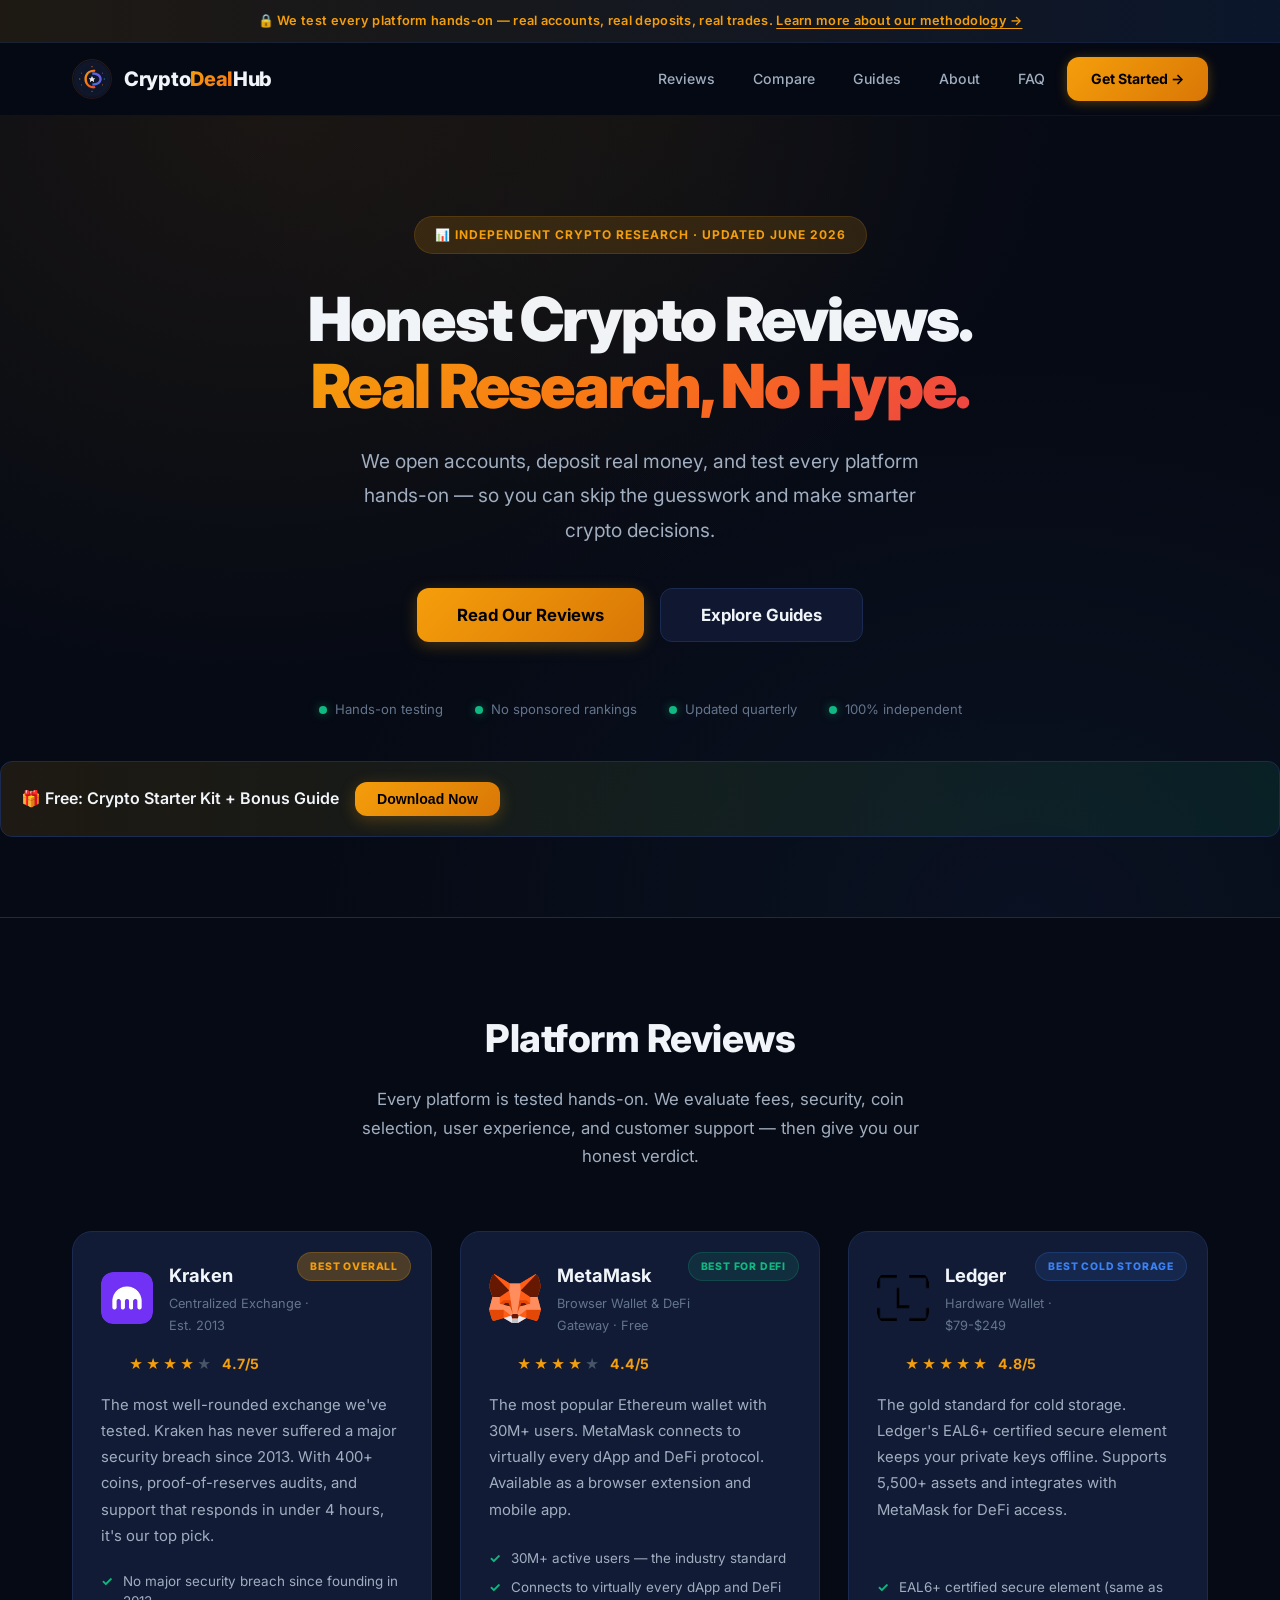
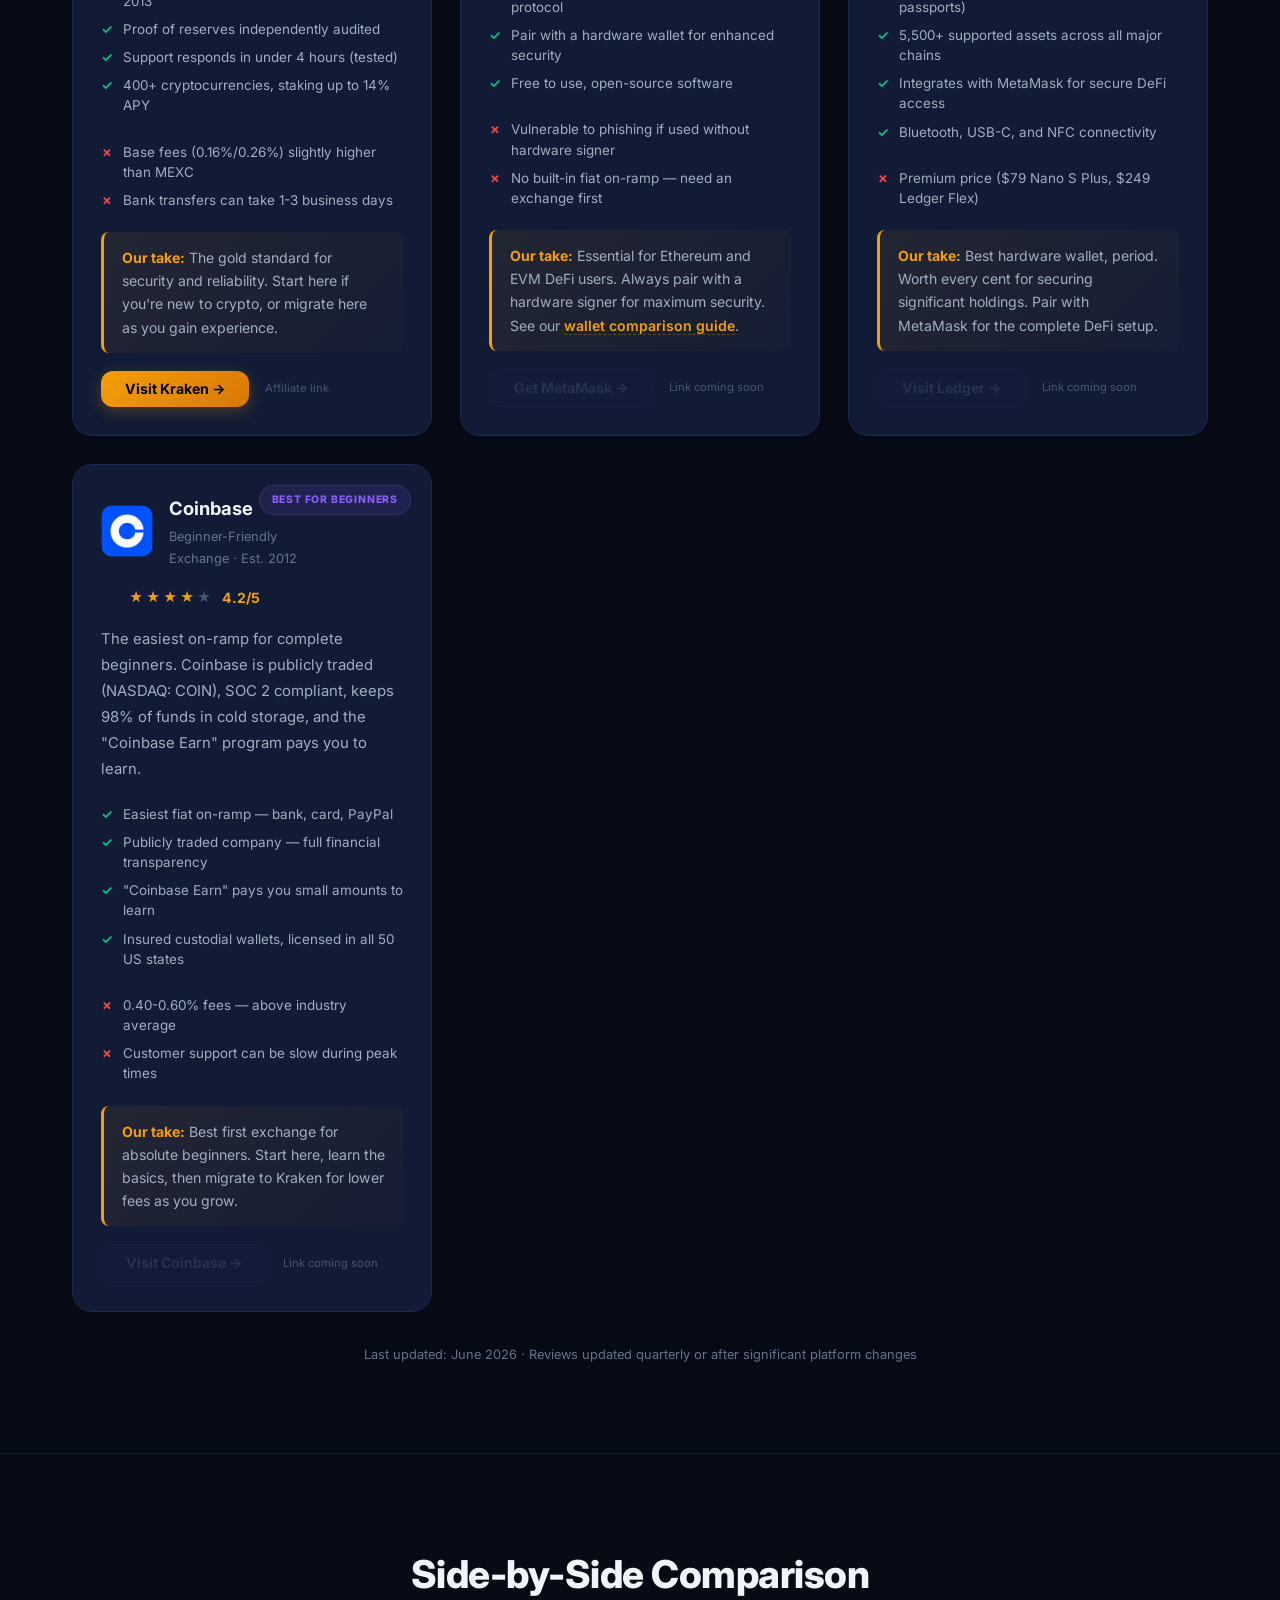
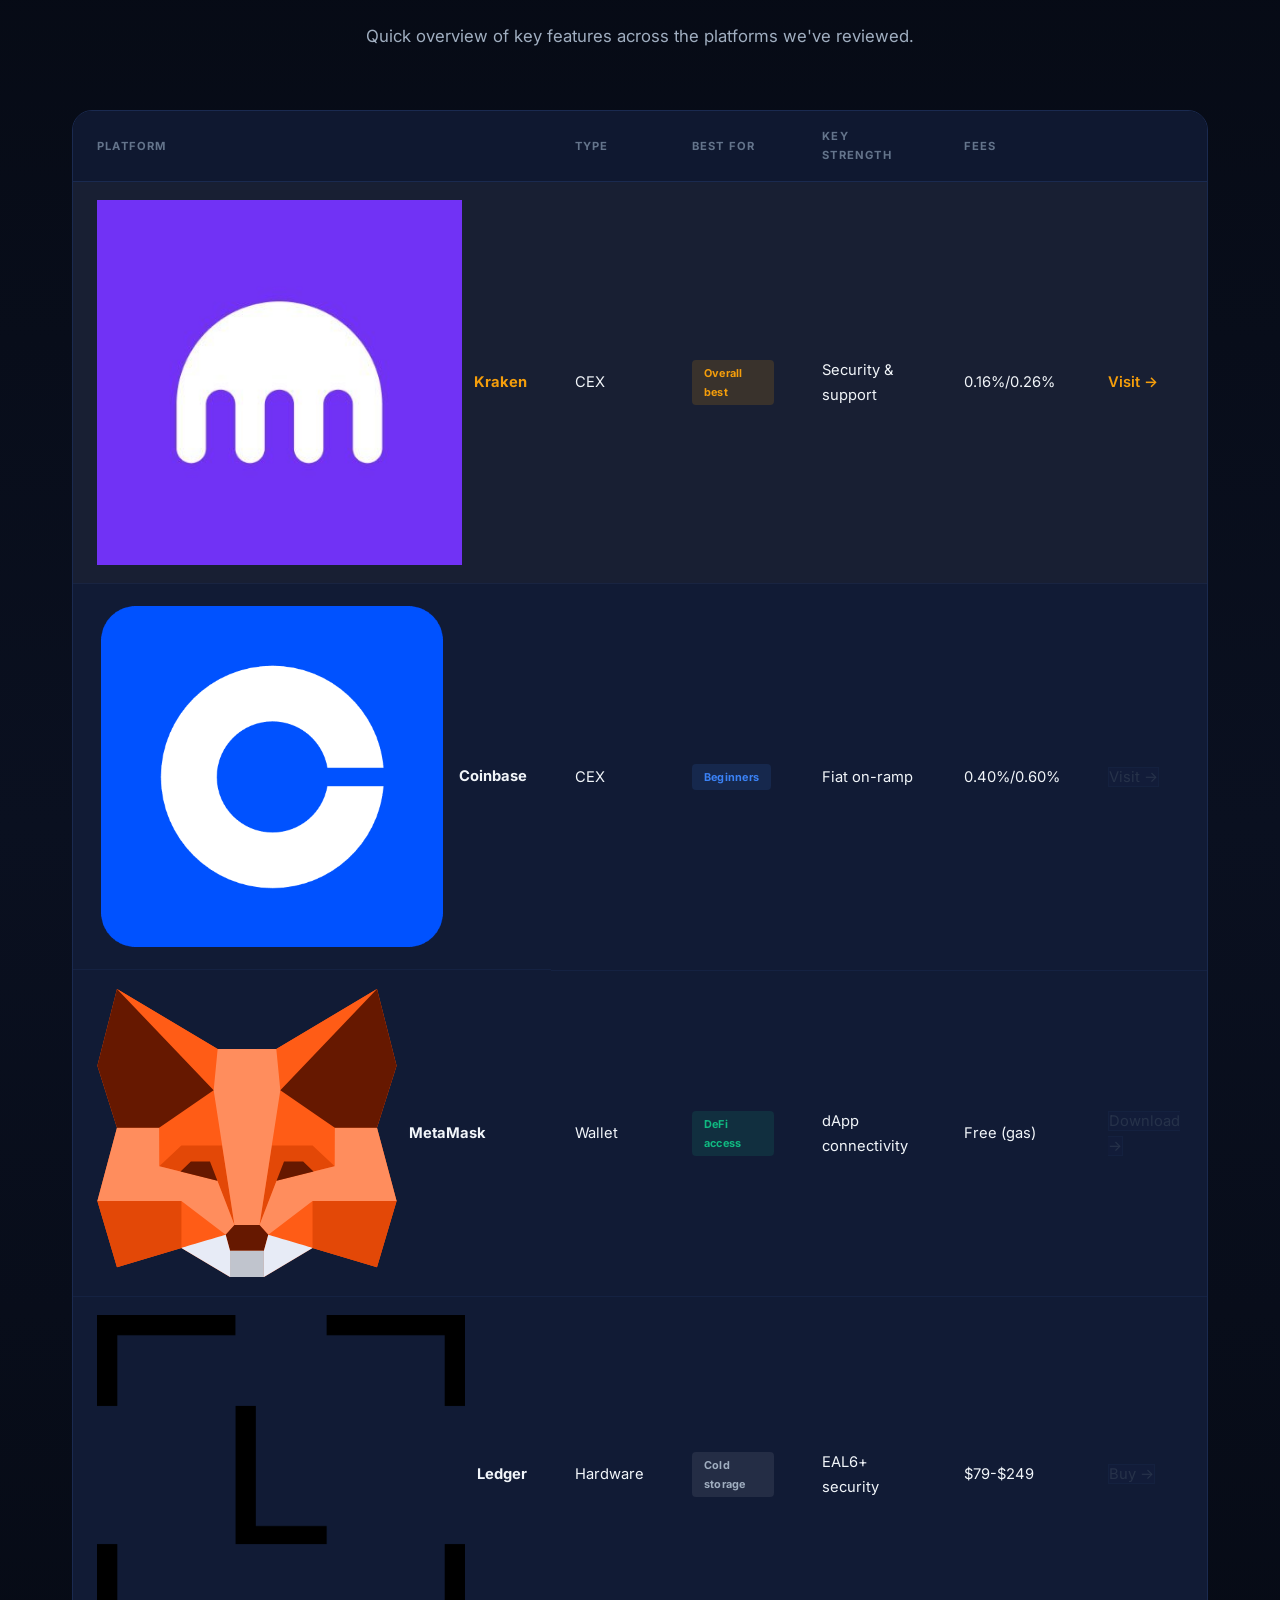
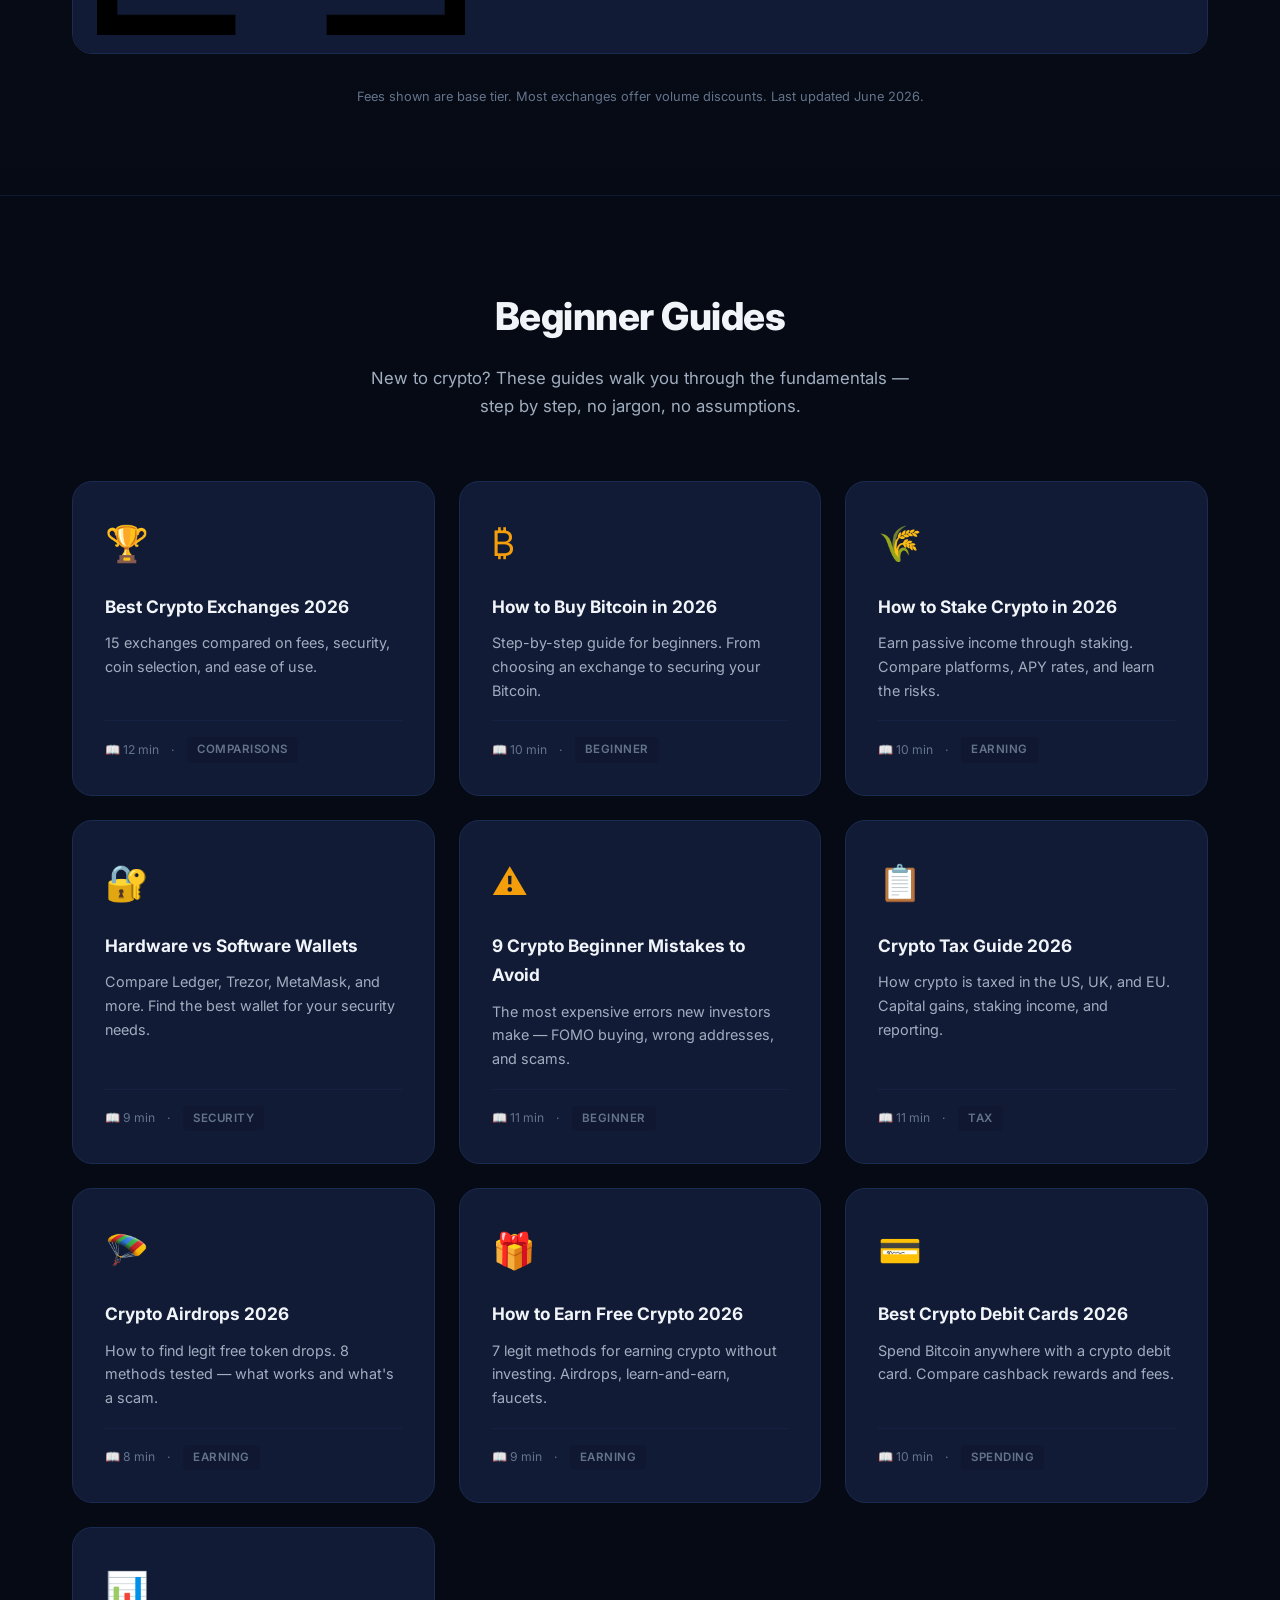
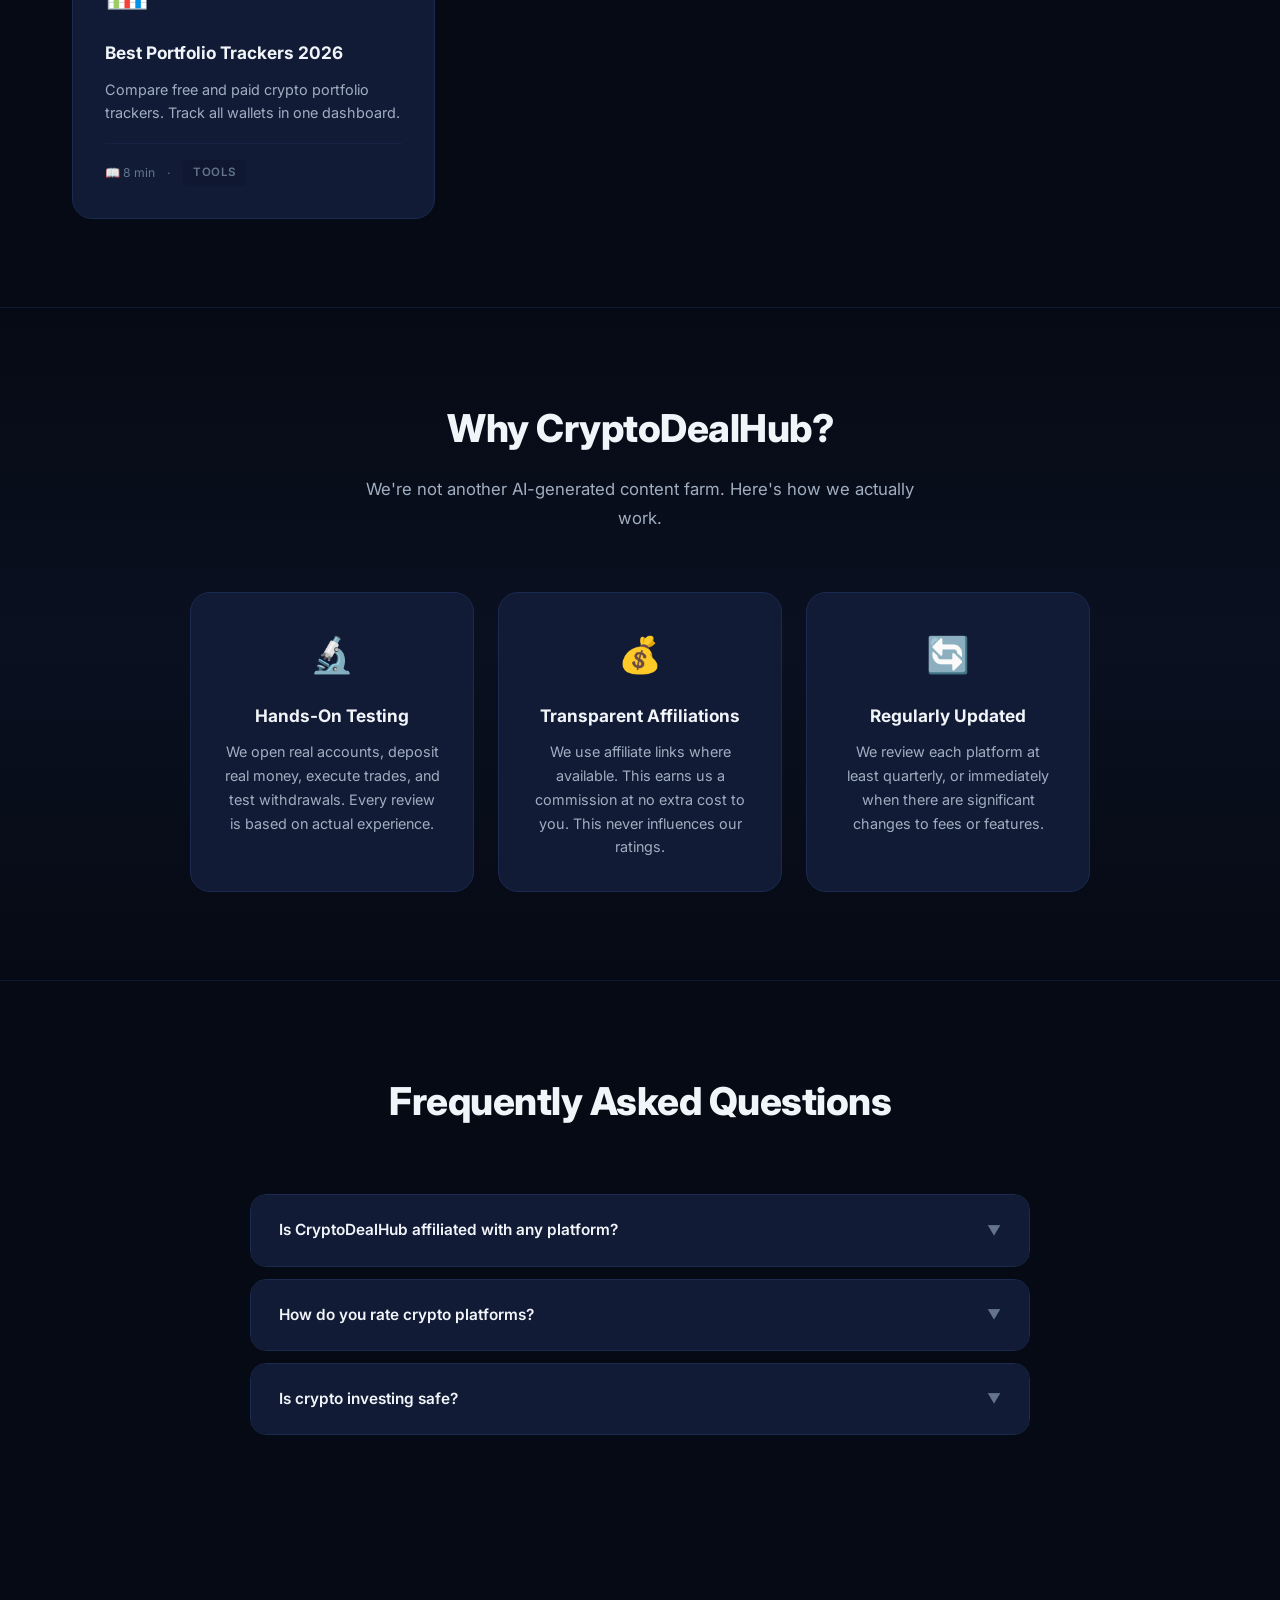
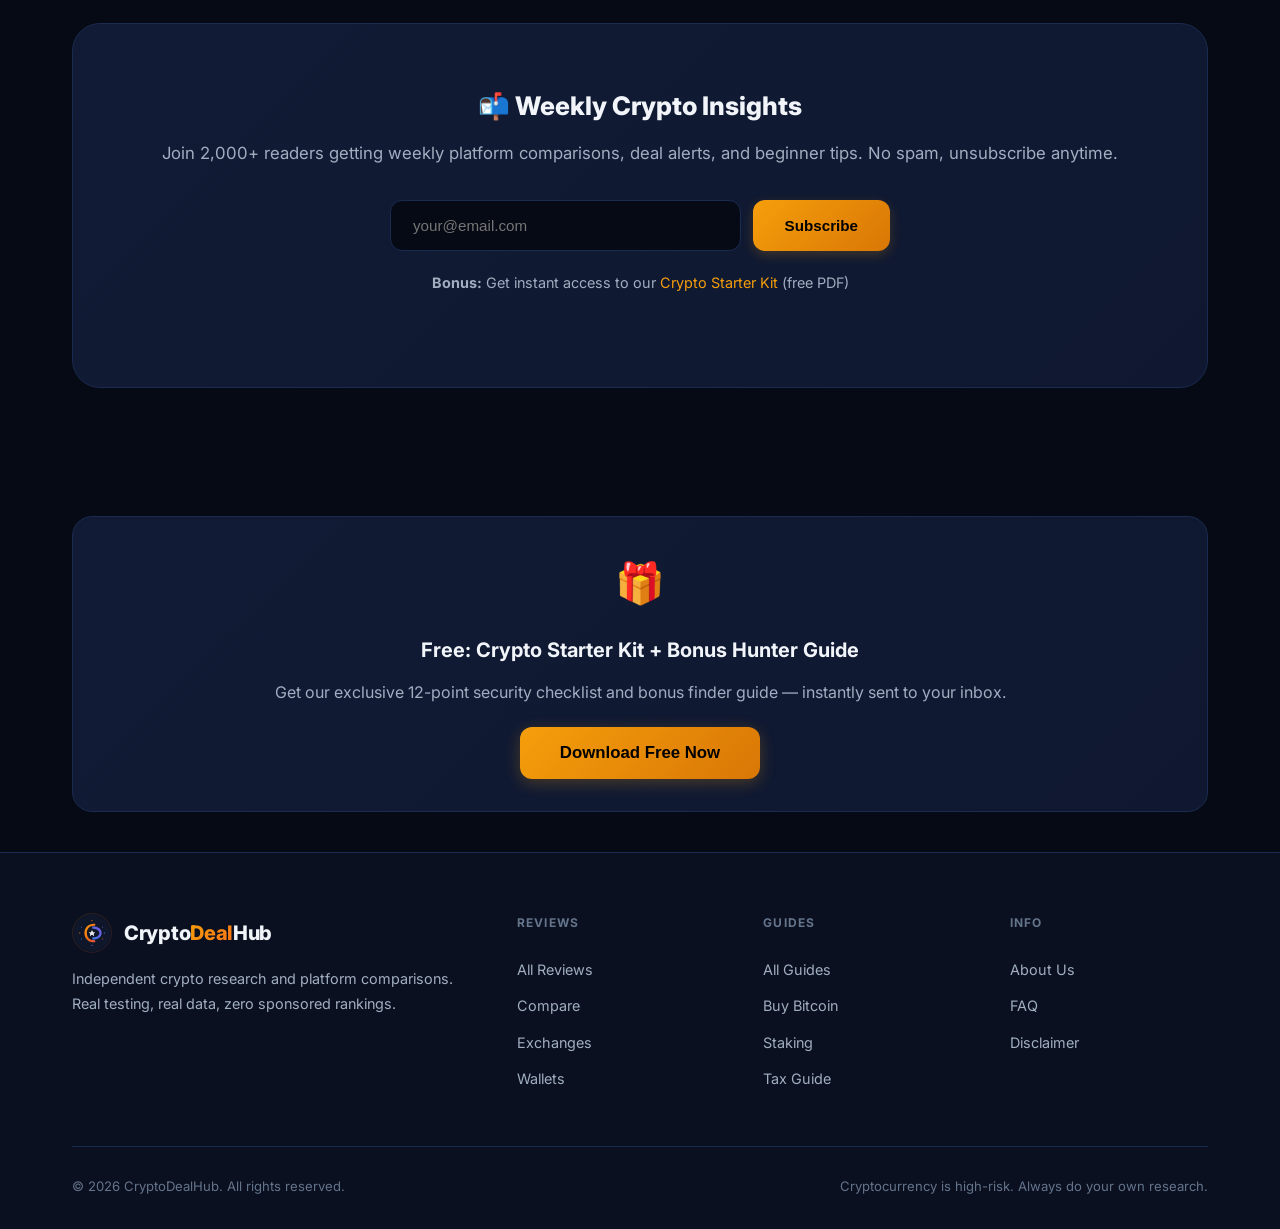
<file: index.html>
<!DOCTYPE html>
<html lang="en">
<head>
    <meta charset="UTF-8">
    <meta name="viewport" content="width=device-width, initial-scale=1.0">
    <meta name="google-adsense-account" content="ca-pub-9643858193162328">
    <title>CryptoDealHub — Honest Crypto Reviews, Comparisons & Guides</title>
    <meta name="description" content="Independent crypto platform comparisons, real user reviews, beginner guides, and curated deals. No hype, no shills — just honest research.">
    <link rel="canonical" href="https://crypto-deal-hub.netlify.app/">
    <meta property="og:title" content="CryptoDealHub — Honest Crypto Reviews, Comparisons & Guides">
    <meta property="og:description" content="Independent crypto platform comparisons, real user reviews, beginner guides, and curated deals.">
    <meta property="og:url" content="https://crypto-deal-hub.netlify.app/">
    <meta property="og:type" content="website">
    <meta name="twitter:card" content="summary_large_image">
    <link rel="preconnect" href="https://fonts.googleapis.com">
    <link href="https://fonts.googleapis.com/css2?family=Inter:wght@400;500;600;700;800;900&display=swap" rel="stylesheet">
    <link rel="stylesheet" href="/css/style.css">
    <script type="application/ld+json">
    {
        "@context": "https://schema.org",
        "@type": "WebSite",
        "name": "CryptoDealHub",
        "url": "https://crypto-deal-hub.netlify.app/",
        "description": "Independent crypto platform comparisons, real user reviews, beginner guides, and curated deals.",
        "potentialAction": {
            "@type": "SearchAction",
            "target": "https://crypto-deal-hub.netlify.app/?q={search_term_string}",
            "query-input": "required name=search_term_string"
        }
    }
    </script>
</head>
<body>

<div class="top-bar">
    🔒 We test every platform hands-on — real accounts, real deposits, real trades. <a href="#about">Learn more about our methodology →</a>
</div>

<nav class="nav">
    <div class="wrap nav-inner">
        <a href="/" class="brand">
            <img src="/images/logo.svg" alt="CryptoDealHub" class="brand-logo">
            <span>Crypto<span class="brand-highlight">Deal</span>Hub</span>
        </a>
        <div class="nav-links">
            <a href="#reviews">Reviews</a>
            <a href="#compare">Compare</a>
            <a href="#guides">Guides</a>
            <a href="#about">About</a>
            <a href="#faq">FAQ</a>
            <a href="https://stake.bet/?c=Playgood" class="nav-cta" target="_blank" rel="nofollow noopener">Get Started →</a>
        </div>
        <button class="hamburger" onclick="document.getElementById('mobileNav').classList.toggle('open')">&#9776;</button>
    </div>
    <div class="mobile-nav" id="mobileNav">
        <a href="#reviews">Reviews</a>
        <a href="#compare">Compare</a>
        <a href="#guides">Guides</a>
        <a href="#about">About</a>
        <a href="#faq">FAQ</a>
        <a href="https://stake.bet/?c=Playgood" class="nav-cta" target="_blank" rel="nofollow noopener">Get Started →</a>
    </div>
</nav>

<section class="hero">
    <div class="wrap">
        <div class="hero-badge">📊 Independent Crypto Research · Updated June 2026</div>
        <h1>Honest Crypto Reviews.<br><span class="highlight">Real Research, No Hype.</span></h1>
        <p class="hero-sub">We open accounts, deposit real money, and test every platform hands-on — so you can skip the guesswork and make smarter crypto decisions.</p>
        <div class="hero-actions">
            <a href="#reviews" class="btn btn-primary btn-lg">Read Our Reviews</a>
            <a href="#guides" class="btn btn-secondary btn-lg">Explore Guides</a>
        </div>
        <div class="hero-trust">
            <div class="hero-trust-item"><div class="hero-trust-dot"></div> Hands-on testing</div>
            <div class="hero-trust-item"><div class="hero-trust-dot"></div> No sponsored rankings</div>
            <div class="hero-trust-item"><div class="hero-trust-dot"></div> Updated quarterly</div>
            <div class="hero-trust-item"><div class="hero-trust-dot"></div> 100% independent</div>
        </div>
    </div>
</section>

<section id="reviews">
    <div class="wrap">
        <div class="section-head">
            <h2>Platform Reviews</h2>
            <p>Every platform is tested hands-on. We evaluate fees, security, coin selection, user experience, and customer support — then give you our honest verdict.</p>
        </div>
        <div class="review-grid">

            <div class="review-card">
                <div class="review-card-top">
                    <div class="review-badge review-badge-gold">Best Overall</div>
                    <div class="review-head">
                        <div class="review-icon logo-icon"><img src="/images/kraken.jpg" alt="Kraken" width="48" height="48"></div>
                        <div class="review-title">
                            <h3>Kraken</h3>
                            <div class="tagline">Centralized Exchange · Est. 2013</div>
                        </div>
                    </div>
                    <div class="review-stars">
                        <span class="star">★</span><span class="star">★</span><span class="star">★</span><span class="star">★</span><span class="star-empty">★</span>
                        <span class="rating">4.7/5</span>
                    </div>
                </div>
                <div class="review-body">The most well-rounded exchange we've tested. Kraken has never suffered a major security breach since 2013. With 400+ coins, proof-of-reserves audits, and support that responds in under 4 hours, it's our top pick.</div>
                <ul class="review-pros">
                    <li>No major security breach since founding in 2013</li>
                    <li>Proof of reserves independently audited</li>
                    <li>Support responds in under 4 hours (tested)</li>
                    <li>400+ cryptocurrencies, staking up to 14% APY</li>
                </ul>
                <ul class="review-pros review-cons">
                    <li>Base fees (0.16%/0.26%) slightly higher than MEXC</li>
                    <li>Bank transfers can take 1-3 business days</li>
                </ul>
                <div class="review-verdict"><strong>Our take:</strong> The gold standard for security and reliability. Start here if you're new to crypto, or migrate here as you gain experience.</div>
                <div class="review-cta">
                    <a href="https://invite.kraken.com/JDNW/5tbq3odf" class="btn btn-primary btn-sm" target="_blank" rel="nofollow noopener">Visit Kraken →</a>
                    <span class="disclaimer">Affiliate link</span>
                </div>
            </div>

            <div class="review-card">
                <div class="review-card-top">
                    <div class="review-badge review-badge-green">Best for DeFi</div>
                    <div class="review-head">
                        <div class="review-icon logo-icon"><img src="/images/metamask.svg" alt="MetaMask" width="48" height="48"></div>
                        <div class="review-title">
                            <h3>MetaMask</h3>
                            <div class="tagline">Browser Wallet & DeFi Gateway · Free</div>
                        </div>
                    </div>
                    <div class="review-stars">
                        <span class="star">★</span><span class="star">★</span><span class="star">★</span><span class="star">★</span><span class="star-empty">★</span>
                        <span class="rating">4.4/5</span>
                    </div>
                </div>
                <div class="review-body">The most popular Ethereum wallet with 30M+ users. MetaMask connects to virtually every dApp and DeFi protocol. Available as a browser extension and mobile app.</div>
                <ul class="review-pros">
                    <li>30M+ active users — the industry standard</li>
                    <li>Connects to virtually every dApp and DeFi protocol</li>
                    <li>Pair with a hardware wallet for enhanced security</li>
                    <li>Free to use, open-source software</li>
                </ul>
                <ul class="review-pros review-cons">
                    <li>Vulnerable to phishing if used without hardware signer</li>
                    <li>No built-in fiat on-ramp — need an exchange first</li>
                </ul>
                <div class="review-verdict"><strong>Our take:</strong> Essential for Ethereum and EVM DeFi users. Always pair with a hardware signer for maximum security. See our <a href="/article-3-wallets.html" class="inline-link">wallet comparison guide</a>.</div>
                <div class="review-cta">
                    <a href="#" class="btn btn-sm btn-disabled">Get MetaMask →</a>
                    <span class="disclaimer">Link coming soon</span>
                </div>
            </div>

            <div class="review-card">
                <div class="review-card-top">
                    <div class="review-badge review-badge-blue">Best Cold Storage</div>
                    <div class="review-head">
                        <div class="review-icon logo-icon"><img src="/images/ledger.png" alt="Ledger" width="48" height="48"></div>
                        <div class="review-title">
                            <h3>Ledger</h3>
                            <div class="tagline">Hardware Wallet · $79-$249</div>
                        </div>
                    </div>
                    <div class="review-stars">
                        <span class="star">★</span><span class="star">★</span><span class="star">★</span><span class="star">★</span><span class="star">★</span>
                        <span class="rating">4.8/5</span>
                    </div>
                </div>
                <div class="review-body">The gold standard for cold storage. Ledger's EAL6+ certified secure element keeps your private keys offline. Supports 5,500+ assets and integrates with MetaMask for DeFi access.</div>
                <ul class="review-pros">
                    <li>EAL6+ certified secure element (same as passports)</li>
                    <li>5,500+ supported assets across all major chains</li>
                    <li>Integrates with MetaMask for secure DeFi access</li>
                    <li>Bluetooth, USB-C, and NFC connectivity</li>
                </ul>
                <ul class="review-pros review-cons">
                    <li>Premium price ($79 Nano S Plus, $249 Ledger Flex)</li>
                </ul>
                <div class="review-verdict"><strong>Our take:</strong> Best hardware wallet, period. Worth every cent for securing significant holdings. Pair with MetaMask for the complete DeFi setup.</div>
                <div class="review-cta">
                    <a href="#" class="btn btn-sm btn-disabled">Visit Ledger →</a>
                    <span class="disclaimer">Link coming soon</span>
                </div>
            </div>

            <div class="review-card">
                <div class="review-card-top">
                    <div class="review-badge review-badge-purple">Best for Beginners</div>
                    <div class="review-head">
                        <div class="review-icon logo-icon"><img src="/images/coinbase-logo-icon.png" alt="Coinbase" width="48" height="48"></div>
                        <div class="review-title">
                            <h3>Coinbase</h3>
                            <div class="tagline">Beginner-Friendly Exchange · Est. 2012</div>
                        </div>
                    </div>
                    <div class="review-stars">
                        <span class="star">★</span><span class="star">★</span><span class="star">★</span><span class="star">★</span><span class="star-empty">★</span>
                        <span class="rating">4.2/5</span>
                    </div>
                </div>
                <div class="review-body">The easiest on-ramp for complete beginners. Coinbase is publicly traded (NASDAQ: COIN), SOC 2 compliant, keeps 98% of funds in cold storage, and the "Coinbase Earn" program pays you to learn.</div>
                <ul class="review-pros">
                    <li>Easiest fiat on-ramp — bank, card, PayPal</li>
                    <li>Publicly traded company — full financial transparency</li>
                    <li>"Coinbase Earn" pays you small amounts to learn</li>
                    <li>Insured custodial wallets, licensed in all 50 US states</li>
                </ul>
                <ul class="review-pros review-cons">
                    <li>0.40-0.60% fees — above industry average</li>
                    <li>Customer support can be slow during peak times</li>
                </ul>
                <div class="review-verdict"><strong>Our take:</strong> Best first exchange for absolute beginners. Start here, learn the basics, then migrate to Kraken for lower fees as you grow.</div>
                <div class="review-cta">
                    <a href="#" class="btn btn-sm btn-disabled">Visit Coinbase →</a>
                    <span class="disclaimer">Link coming soon</span>
                </div>
            </div>

        </div>
        <p class="section-updated">Last updated: June 2026 · Reviews updated quarterly or after significant platform changes</p>
    </div>
</section>

<section id="compare" class="section-bg">
    <div class="wrap">
        <div class="section-head">
            <h2>Side-by-Side Comparison</h2>
            <p>Quick overview of key features across the platforms we've reviewed.</p>
        </div>
        <div class="table-wrap">
            <table class="cmp-table">
                <thead><tr><th>Platform</th><th>Type</th><th>Best For</th><th>Key Strength</th><th>Fees</th><th></th></tr></thead>
                <tbody>
                    <tr class="recommended">
                        <td class="plat-name"><div class="plat-icon logo-icon"><img src="/images/kraken.jpg" alt="Kraken" width="28" height="28"></div>Kraken</td>
                        <td>CEX</td>
                        <td><span class="badge badge-gold">Overall best</span></td>
                        <td>Security & support</td>
                        <td>0.16%/0.26%</td>
                        <td><a href="https://invite.kraken.com/JDNW/5tbq3odf" target="_blank" rel="nofollow noopener">Visit →</a></td>
                    </tr>
                    <tr>
                        <td class="plat-name"><div class="plat-icon logo-icon"><img src="/images/coinbase-logo-icon.png" alt="Coinbase" width="28" height="28"></div>Coinbase</td>
                        <td>CEX</td>
                        <td><span class="badge badge-blue">Beginners</span></td>
                        <td>Fiat on-ramp</td>
                        <td>0.40%/0.60%</td>
                        <td><a href="#" class="btn-disabled">Visit →</a></td>
                    </tr>
                    <tr>
                        <td class="plat-name"><div class="plat-icon logo-icon"><img src="/images/metamask.svg" alt="MetaMask" width="28" height="28"></div>MetaMask</td>
                        <td>Wallet</td>
                        <td><span class="badge badge-green">DeFi access</span></td>
                        <td>dApp connectivity</td>
                        <td>Free (gas)</td>
                        <td><a href="#" class="btn-disabled">Download →</a></td>
                    </tr>
                    <tr>
                        <td class="plat-name"><div class="plat-icon logo-icon"><img src="/images/ledger.png" alt="Ledger" width="28" height="28"></div>Ledger</td>
                        <td>Hardware</td>
                        <td><span class="badge" style="background:rgba(255,255,255,0.08);color:var(--text-secondary);">Cold storage</span></td>
                        <td>EAL6+ security</td>
                        <td>$79-$249</td>
                        <td><a href="#" class="btn-disabled">Buy →</a></td>
                    </tr>
                </tbody>
            </table>
        </div>
        <p class="section-updated">Fees shown are base tier. Most exchanges offer volume discounts. Last updated June 2026.</p>
    </div>
</section>

<section id="guides">
    <div class="wrap">
        <div class="section-head">
            <h2>Beginner Guides</h2>
            <p>New to crypto? These guides walk you through the fundamentals — step by step, no jargon, no assumptions.</p>
        </div>
        <div class="guide-grid">
            <a href="/article-1-best-exchanges.html" class="guide-card"><div class="guide-icon">🏆</div><h4>Best Crypto Exchanges 2026</h4><p>15 exchanges compared on fees, security, coin selection, and ease of use.</p><div class="guide-meta"><span class="guide-reading-time">📖 12 min</span><span>·</span><span class="guide-tag">Comparisons</span></div></a>
            <a href="/article-10-buy-bitcoin.html" class="guide-card"><div class="guide-icon">₿</div><h4>How to Buy Bitcoin in 2026</h4><p>Step-by-step guide for beginners. From choosing an exchange to securing your Bitcoin.</p><div class="guide-meta"><span class="guide-reading-time">📖 10 min</span><span>·</span><span class="guide-tag">Beginner</span></div></a>
            <a href="/article-2-staking-guide.html" class="guide-card"><div class="guide-icon">🌾</div><h4>How to Stake Crypto in 2026</h4><p>Earn passive income through staking. Compare platforms, APY rates, and learn the risks.</p><div class="guide-meta"><span class="guide-reading-time">📖 10 min</span><span>·</span><span class="guide-tag">Earning</span></div></a>
            <a href="/article-3-wallets.html" class="guide-card"><div class="guide-icon">🔐</div><h4>Hardware vs Software Wallets</h4><p>Compare Ledger, Trezor, MetaMask, and more. Find the best wallet for your security needs.</p><div class="guide-meta"><span class="guide-reading-time">📖 9 min</span><span>·</span><span class="guide-tag">Security</span></div></a>
            <a href="/article-9-crypto-mistakes.html" class="guide-card"><div class="guide-icon">⚠️</div><h4>9 Crypto Beginner Mistakes to Avoid</h4><p>The most expensive errors new investors make — FOMO buying, wrong addresses, and scams.</p><div class="guide-meta"><span class="guide-reading-time">📖 11 min</span><span>·</span><span class="guide-tag">Beginner</span></div></a>
            <a href="/article-5-crypto-tax.html" class="guide-card"><div class="guide-icon">📋</div><h4>Crypto Tax Guide 2026</h4><p>How crypto is taxed in the US, UK, and EU. Capital gains, staking income, and reporting.</p><div class="guide-meta"><span class="guide-reading-time">📖 11 min</span><span>·</span><span class="guide-tag">Tax</span></div></a>
            <a href="/article-4-airdrops.html" class="guide-card"><div class="guide-icon">🪂</div><h4>Crypto Airdrops 2026</h4><p>How to find legit free token drops. 8 methods tested — what works and what's a scam.</p><div class="guide-meta"><span class="guide-reading-time">📖 8 min</span><span>·</span><span class="guide-tag">Earning</span></div></a>
            <a href="/article-7-earn-free-crypto.html" class="guide-card"><div class="guide-icon">🎁</div><h4>How to Earn Free Crypto 2026</h4><p>7 legit methods for earning crypto without investing. Airdrops, learn-and-earn, faucets.</p><div class="guide-meta"><span class="guide-reading-time">📖 9 min</span><span>·</span><span class="guide-tag">Earning</span></div></a>
            <a href="/article-6-crypto-debit-cards.html" class="guide-card"><div class="guide-icon">💳</div><h4>Best Crypto Debit Cards 2026</h4><p>Spend Bitcoin anywhere with a crypto debit card. Compare cashback rewards and fees.</p><div class="guide-meta"><span class="guide-reading-time">📖 10 min</span><span>·</span><span class="guide-tag">Spending</span></div></a>
            <a href="/article-8-portfolio-trackers.html" class="guide-card"><div class="guide-icon">📊</div><h4>Best Portfolio Trackers 2026</h4><p>Compare free and paid crypto portfolio trackers. Track all wallets in one dashboard.</p><div class="guide-meta"><span class="guide-reading-time">📖 8 min</span><span>·</span><span class="guide-tag">Tools</span></div></a>
        </div>
    </div>
</section>

<section id="about" class="section-bg">
    <div class="wrap">
        <div class="section-head">
            <h2>Why CryptoDealHub?</h2>
            <p>We're not another AI-generated content farm. Here's how we actually work.</p>
        </div>
        <div class="about-grid">
            <div class="about-card"><div class="about-icon">🔬</div><h3>Hands-On Testing</h3><p>We open real accounts, deposit real money, execute trades, and test withdrawals. Every review is based on actual experience.</p></div>
            <div class="about-card"><div class="about-icon">💰</div><h3>Transparent Affiliations</h3><p>We use affiliate links where available. This earns us a commission at no extra cost to you. This never influences our ratings.</p></div>
            <div class="about-card"><div class="about-icon">🔄</div><h3>Regularly Updated</h3><p>We review each platform at least quarterly, or immediately when there are significant changes to fees or features.</p></div>
        </div>
    </div>
</section>

<section id="faq">
    <div class="wrap">
        <div class="section-head"><h2>Frequently Asked Questions</h2></div>
        <div class="faq-list">
            <div class="faq-item" onclick="this.classList.toggle('open')"><div class="faq-q">Is CryptoDealHub affiliated with any platform?<span class="arrow">▼</span></div><div class="faq-a"><div class="faq-a-inner">Yes, we use affiliate links for Kraken. This doesn't influence our ratings — editorial independence is non-negotiable.</div></div></div>
            <div class="faq-item" onclick="this.classList.toggle('open')"><div class="faq-q">How do you rate crypto platforms?<span class="arrow">▼</span></div><div class="faq-a"><div class="faq-a-inner">Six criteria: fees, security, coin selection, user experience, customer support, and unique features. Each platform tested hands-on.</div></div></div>
            <div class="faq-item" onclick="this.classList.toggle('open')"><div class="faq-q">Is crypto investing safe?<span class="arrow">▼</span></div><div class="faq-a"><div class="faq-a-inner">Crypto is high-risk. Never invest more than you can afford to lose. Always do your own research.</div></div></div>
        </div>
    </div>
</section>

<section>
    <div class="wrap">
        <div class="nl-box">
            <h2>📬 Weekly Crypto Insights</h2>
            <p>Join 2,000+ readers getting weekly platform comparisons, deal alerts, and beginner tips. No spam, unsubscribe anytime.</p>
            <form class="nl-form" onsubmit="handleNewsletterSignup(event)">
                <input type="email" name="email" placeholder="your@email.com" required>
                <button type="submit">Subscribe</button>
            </form>
            <p style="margin-top:20px; font-size:0.9rem; color:var(--text-secondary);">
                <strong>Bonus:</strong> Get instant access to our <a href="/lead-magnet.html" style="color:var(--accent); cursor:pointer;">Crypto Starter Kit</a> (free PDF)
            </p>
        </div>
    </div>
</section>

<!-- Lead Magnet Banner after guides -->
<div class="wrap">
    <div class="lead-magnet-card">
        <div style="font-size:2.5rem; margin-bottom:16px;">🎁</div>
        <h3>Free: Crypto Starter Kit + Bonus Hunter Guide</h3>
        <p>Get our exclusive 12-point security checklist and bonus finder guide — instantly sent to your inbox.</p>
        <button onclick="location.href='/lead-magnet.html'" class="btn btn-primary btn-lg">Download Free Now</button>
    </div>
</div>

<footer>
    <div class="wrap">
        <div class="foot-grid">
            <div class="foot-brand">
                <a href="/" class="brand"><img src="/images/logo.svg" alt="CryptoDealHub" class="brand-logo"><span>Crypto<span class="brand-highlight">Deal</span>Hub</span></a>
                <p>Independent crypto research and platform comparisons. Real testing, real data, zero sponsored rankings.</p>
            </div>
            <div class="foot-col"><h4>Reviews</h4><a href="#reviews">All Reviews</a><a href="#compare">Compare</a><a href="/article-1-best-exchanges.html">Exchanges</a><a href="/article-3-wallets.html">Wallets</a></div>
            <div class="foot-col"><h4>Guides</h4><a href="#guides">All Guides</a><a href="/article-10-buy-bitcoin.html">Buy Bitcoin</a><a href="/article-2-staking-guide.html">Staking</a><a href="/article-5-crypto-tax.html">Tax Guide</a></div>
            <div class="foot-col"><h4>Info</h4><a href="#about">About Us</a><a href="#faq">FAQ</a><a href="#">Disclaimer</a></div>
        </div>
        <div class="foot-bottom"><span>&copy; 2026 CryptoDealHub. All rights reserved.</span><span>Cryptocurrency is high-risk. Always do your own research.</span></div>
    </div>
</footer>

<button class="scroll-top" id="scrollTop" onclick="window.scrollTo({top:0,behavior:'smooth'})">↑</button>
<script>window.addEventListener('scroll',function(){document.getElementById('scrollTop').classList.toggle('visible',window.scrollY>600);});</script>
<script src="/lead-capture.js"></script>
<script src="/telegram-leads.js"></script>
</body>
</html>
</file>
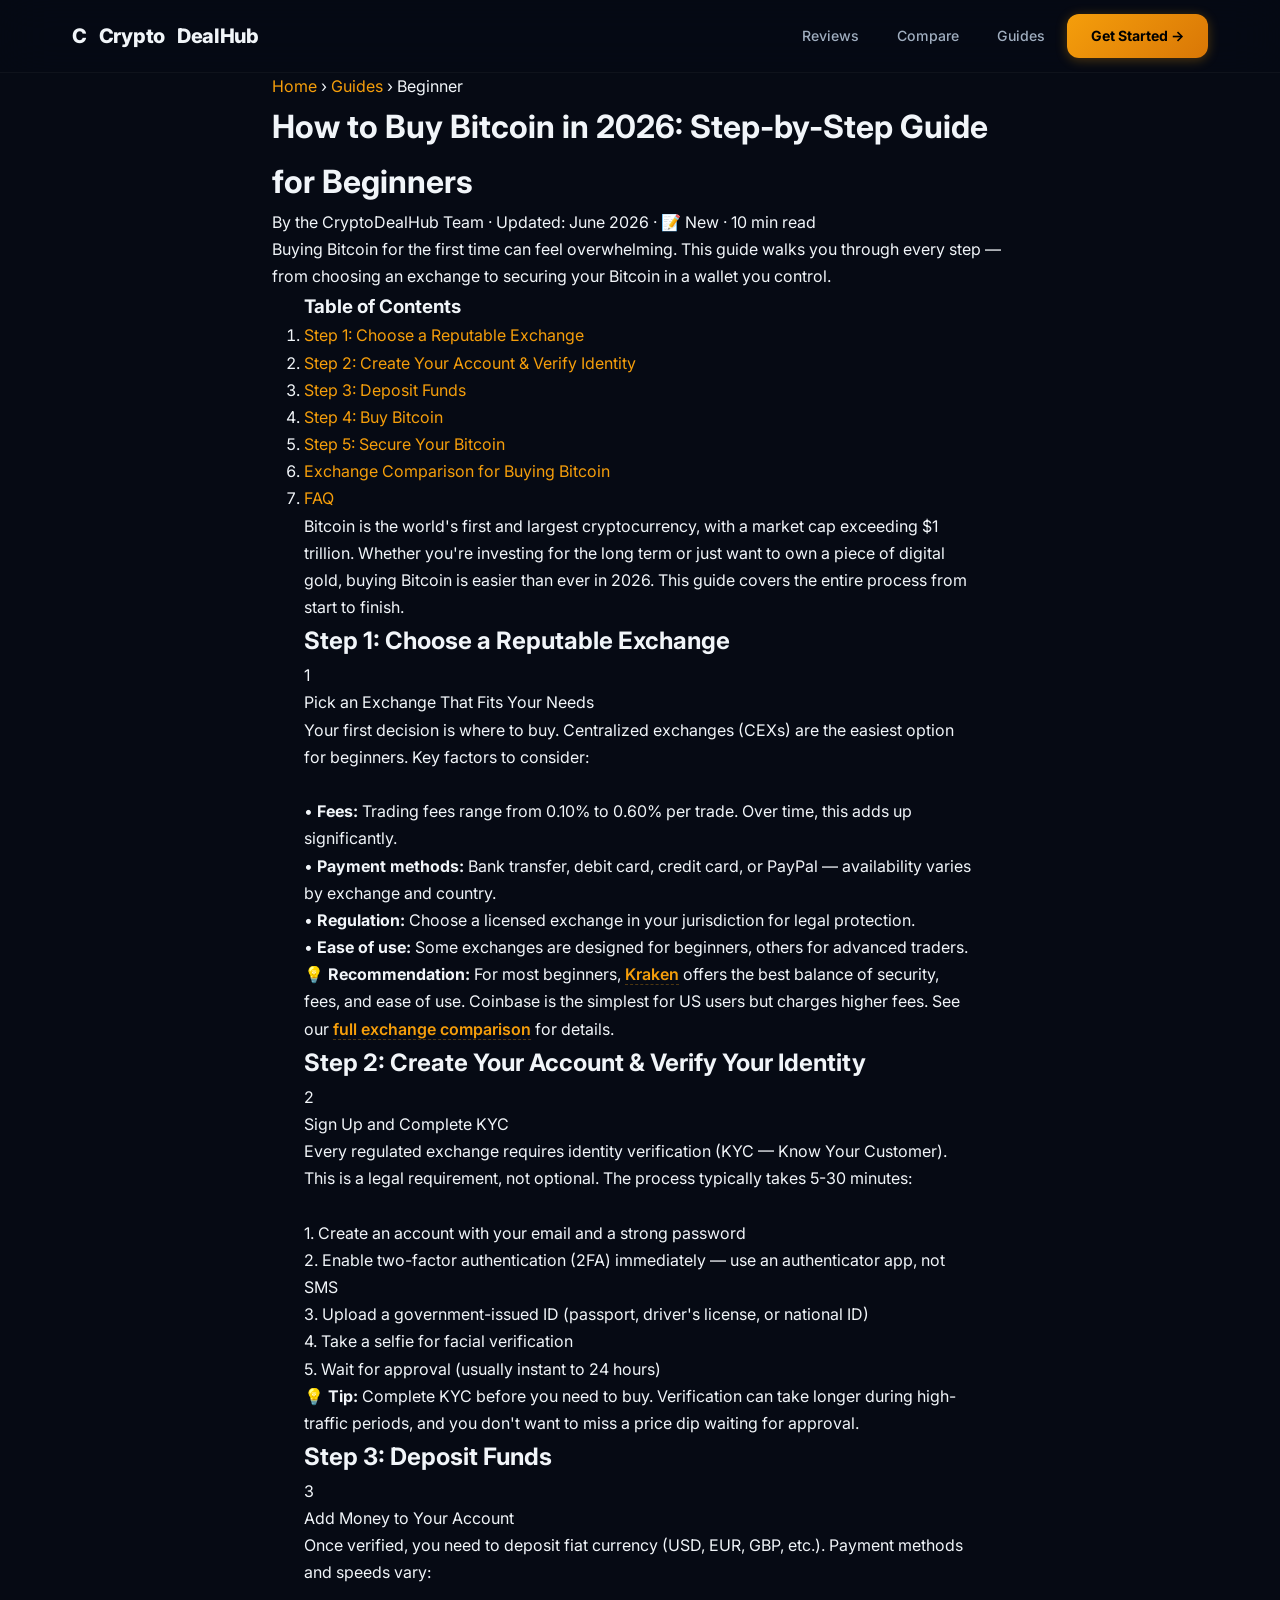
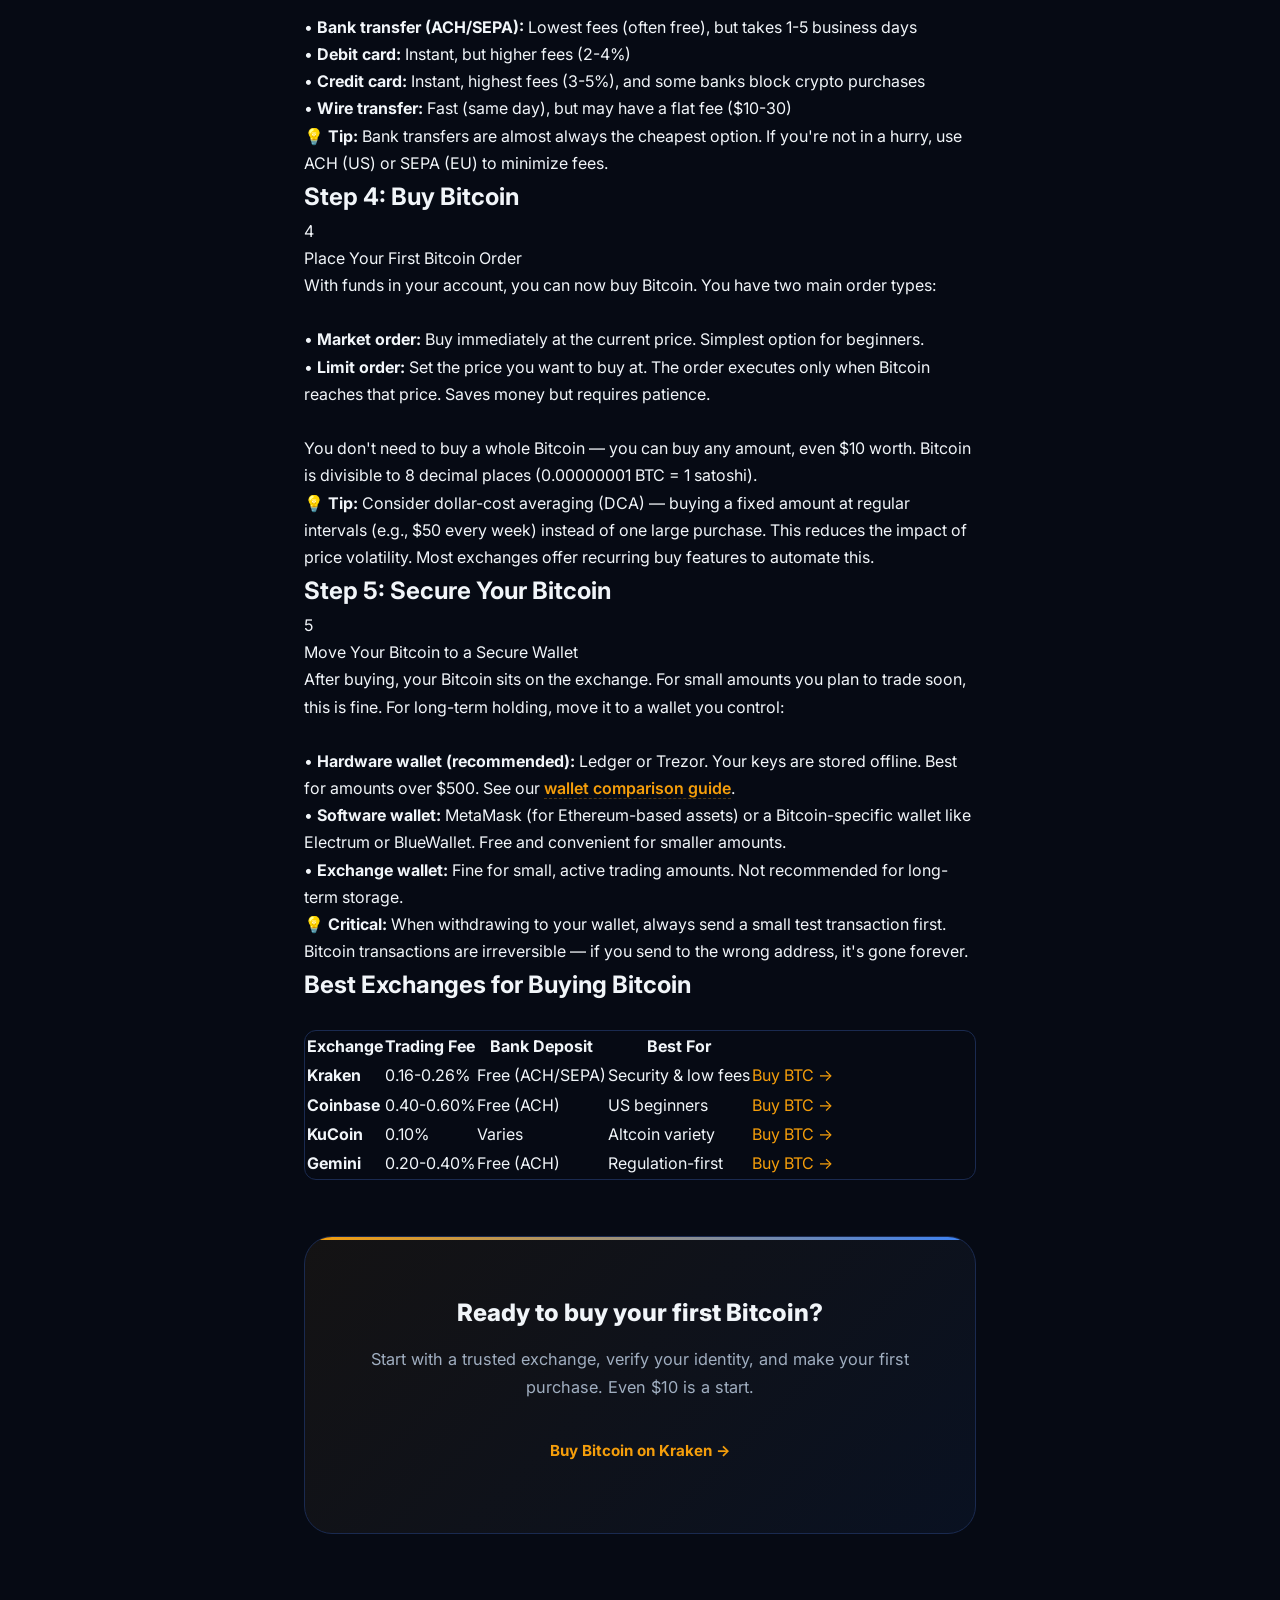
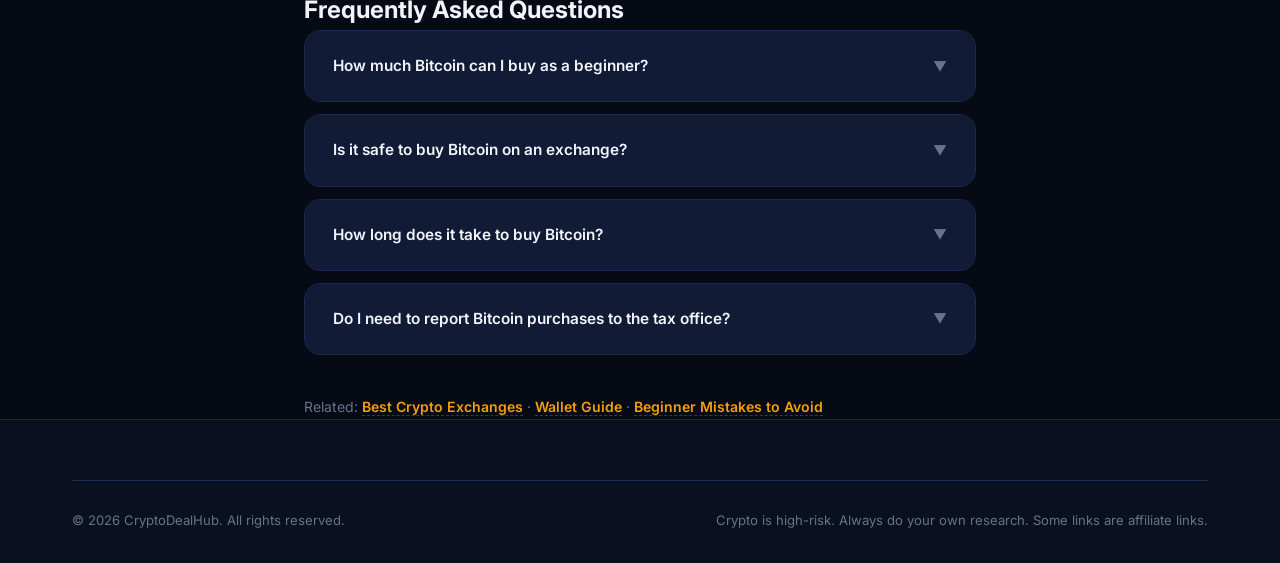
<file: article-10-buy-bitcoin.html>
<!DOCTYPE html>
<html lang="en">
<head>
    <meta charset="UTF-8">
    <meta name="viewport" content="width=device-width, initial-scale=1.0">
    <meta name="google-adsense-account" content="ca-pub-9643858193162328">
    <title>How to Buy Bitcoin in 2026: Step-by-Step Guide for Beginners</title>
    <meta name="description" content="Buying Bitcoin for the first time can feel overwhelming. This guide walks you through every step — from choosing an exchange to securing your Bitcoin in a wallet you control.">
    <meta name="keywords" content="how to buy bitcoin 2026, buy bitcoin for beginners, how to purchase bitcoin, bitcoin buying guide">
    <link rel="canonical" href="https://crypto-deal-hub.netlify.app/article-10-buy-bitcoin.html">
    <meta property="og:title" content="How to Buy Bitcoin in 2026: Step-by-Step Guide for Beginners">
    <meta property="og:description" content="Buying Bitcoin for the first time can feel overwhelming. This guide walks you through every step — from choosing an exchange to securing your Bitcoin in a wallet you control.">
    <meta property="og:url" content="https://crypto-deal-hub.netlify.app/article-10-buy-bitcoin.html">
    <meta property="og:type" content="article">
    <meta name="twitter:card" content="summary_large_image">
    <link rel="preconnect" href="https://fonts.googleapis.com">
    <link href="https://fonts.googleapis.com/css2?family=Inter:wght@400;500;600;700;800;900&display=swap" rel="stylesheet">
    <link rel="stylesheet" href="/css/style.css">
    <script type="application/ld+json">
    {
        "@context": "https://schema.org",
        "@type": "Article",
        "headline": "How to Buy Bitcoin in 2026: Step-by-Step Guide for Beginners",
        "description": "Buying Bitcoin for the first time can feel overwhelming. This guide walks you through every step — from choosing an exchange to securing your Bitcoin in a wallet you control.",
        "author": {"@type": "Organization", "name": "CryptoDealHub"},
        "publisher": {"@type": "Organization", "name": "CryptoDealHub"},
        "datePublished": "2026-06-14",
        "dateModified": "2026-06-14",
        "mainEntityOfPage": "https://crypto-deal-hub.netlify.app/article-10-buy-bitcoin.html"
    }
    </script>
</head>
<body>

<nav class="nav"><div class="wrap nav-inner"><a href="/" class="brand"><div class="brand-icon">C</div><span>Crypto</span>DealHub</a><div class="nav-links"><a href="/#reviews">Reviews</a><a href="/#compare">Compare</a><a href="/#guides">Guides</a><a href="https://stake.bet/?c=Playgood" class="nav-cta" target="_blank" rel="nofollow noopener">Get Started →</a></div></div></nav>

<header class="article-header">
    <div class="wrap-content">
        <div class="breadcrumb"><a href="/">Home</a> <span class="sep">›</span> <a href="/#guides">Guides</a> <span class="sep">›</span> Beginner</div>
        <h1>How to Buy Bitcoin in 2026: <span class="highlight">Step-by-Step Guide for Beginners</span></h1>
        <div class="article-meta">
            <span class="author">By the CryptoDealHub Team</span>
            <span class="divider">·</span>
            <span>Updated: June 2026</span>
            <span class="divider">·</span>
            <span class="tag">📝 New</span>
            <span class="divider">·</span>
            <span>10 min read</span>
        </div>
        <p>Buying Bitcoin for the first time can feel overwhelming. This guide walks you through every step — from choosing an exchange to securing your Bitcoin in a wallet you control.</p>
    </div>
</header>

<div class="content">
    <div class="wrap-content">

    <div class="wrap">

        <div class="toc">
            <h3>Table of Contents</h3>
            <ol>
                <li><a href="#step-1">Step 1: Choose a Reputable Exchange</a></li>
                <li><a href="#step-2">Step 2: Create Your Account & Verify Identity</a></li>
                <li><a href="#step-3">Step 3: Deposit Funds</a></li>
                <li><a href="#step-4">Step 4: Buy Bitcoin</a></li>
                <li><a href="#step-5">Step 5: Secure Your Bitcoin</a></li>
                <li><a href="#comparison">Exchange Comparison for Buying Bitcoin</a></li>
                <li><a href="#faq">FAQ</a></li>
            </ol>
        </div>

        <p>Bitcoin is the world's first and largest cryptocurrency, with a market cap exceeding $1 trillion. Whether you're investing for the long term or just want to own a piece of digital gold, buying Bitcoin is easier than ever in 2026. This guide covers the entire process from start to finish.</p>

        <h2 id="step-1">Step 1: Choose a Reputable Exchange</h2>
        <div class="step-box">
            <div class="sb-header"><div class="sb-num">1</div><div class="sb-title">Pick an Exchange That Fits Your Needs</div></div>
            <div class="sb-desc">Your first decision is where to buy. Centralized exchanges (CEXs) are the easiest option for beginners. Key factors to consider:<br><br>• <strong>Fees:</strong> Trading fees range from 0.10% to 0.60% per trade. Over time, this adds up significantly.<br>• <strong>Payment methods:</strong> Bank transfer, debit card, credit card, or PayPal — availability varies by exchange and country.<br>• <strong>Regulation:</strong> Choose a licensed exchange in your jurisdiction for legal protection.<br>• <strong>Ease of use:</strong> Some exchanges are designed for beginners, others for advanced traders.</div>
            <div class="sb-tip"><strong>💡 Recommendation:</strong> For most beginners, <a href="https://invite.kraken.com/JDNW/5tbq3odf" class="inline-link" target="_blank" rel="nofollow noopener">Kraken</a> offers the best balance of security, fees, and ease of use. Coinbase is the simplest for US users but charges higher fees. See our <a href="/article-1-best-exchanges.html" class="inline-link">full exchange comparison</a> for details.</div>
        </div>

        <h2 id="step-2">Step 2: Create Your Account & Verify Your Identity</h2>
        <div class="step-box">
            <div class="sb-header"><div class="sb-num">2</div><div class="sb-title">Sign Up and Complete KYC</div></div>
            <div class="sb-desc">Every regulated exchange requires identity verification (KYC — Know Your Customer). This is a legal requirement, not optional. The process typically takes 5-30 minutes:<br><br>1. Create an account with your email and a strong password<br>2. Enable two-factor authentication (2FA) immediately — use an authenticator app, not SMS<br>3. Upload a government-issued ID (passport, driver's license, or national ID)<br>4. Take a selfie for facial verification<br>5. Wait for approval (usually instant to 24 hours)</div>
            <div class="sb-tip"><strong>💡 Tip:</strong> Complete KYC before you need to buy. Verification can take longer during high-traffic periods, and you don't want to miss a price dip waiting for approval.</div>
        </div>

        <h2 id="step-3">Step 3: Deposit Funds</h2>
        <div class="step-box">
            <div class="sb-header"><div class="sb-num">3</div><div class="sb-title">Add Money to Your Account</div></div>
            <div class="sb-desc">Once verified, you need to deposit fiat currency (USD, EUR, GBP, etc.). Payment methods and speeds vary:<br><br>• <strong>Bank transfer (ACH/SEPA):</strong> Lowest fees (often free), but takes 1-5 business days<br>• <strong>Debit card:</strong> Instant, but higher fees (2-4%)<br>• <strong>Credit card:</strong> Instant, highest fees (3-5%), and some banks block crypto purchases<br>• <strong>Wire transfer:</strong> Fast (same day), but may have a flat fee ($10-30)</div>
            <div class="sb-tip"><strong>💡 Tip:</strong> Bank transfers are almost always the cheapest option. If you're not in a hurry, use ACH (US) or SEPA (EU) to minimize fees.</div>
        </div>

        <h2 id="step-4">Step 4: Buy Bitcoin</h2>
        <div class="step-box">
            <div class="sb-header"><div class="sb-num">4</div><div class="sb-title">Place Your First Bitcoin Order</div></div>
            <div class="sb-desc">With funds in your account, you can now buy Bitcoin. You have two main order types:<br><br>• <strong>Market order:</strong> Buy immediately at the current price. Simplest option for beginners.<br>• <strong>Limit order:</strong> Set the price you want to buy at. The order executes only when Bitcoin reaches that price. Saves money but requires patience.<br><br>You don't need to buy a whole Bitcoin — you can buy any amount, even $10 worth. Bitcoin is divisible to 8 decimal places (0.00000001 BTC = 1 satoshi).</div>
            <div class="sb-tip"><strong>💡 Tip:</strong> Consider dollar-cost averaging (DCA) — buying a fixed amount at regular intervals (e.g., $50 every week) instead of one large purchase. This reduces the impact of price volatility. Most exchanges offer recurring buy features to automate this.</div>
        </div>

        <h2 id="step-5">Step 5: Secure Your Bitcoin</h2>
        <div class="step-box">
            <div class="sb-header"><div class="sb-num">5</div><div class="sb-title">Move Your Bitcoin to a Secure Wallet</div></div>
            <div class="sb-desc">After buying, your Bitcoin sits on the exchange. For small amounts you plan to trade soon, this is fine. For long-term holding, move it to a wallet you control:<br><br>• <strong>Hardware wallet (recommended):</strong> Ledger or Trezor. Your keys are stored offline. Best for amounts over $500. See our <a href="/article-3-wallets.html" class="inline-link">wallet comparison guide</a>.<br>• <strong>Software wallet:</strong> MetaMask (for Ethereum-based assets) or a Bitcoin-specific wallet like Electrum or BlueWallet. Free and convenient for smaller amounts.<br>• <strong>Exchange wallet:</strong> Fine for small, active trading amounts. Not recommended for long-term storage.</div>
            <div class="sb-tip"><strong>💡 Critical:</strong> When withdrawing to your wallet, always send a small test transaction first. Bitcoin transactions are irreversible — if you send to the wrong address, it's gone forever.</div>
        </div>

        <h2 id="comparison">Best Exchanges for Buying Bitcoin</h2>
        <div style="overflow-x:auto;border-radius:var(--radius);border:1px solid var(--border);margin:24px 0">
            <table class="compare-table">
                <thead><tr><th>Exchange</th><th>Trading Fee</th><th>Bank Deposit</th><th>Best For</th><th></th></tr></thead>
                <tbody>
                    <tr><td><strong>Kraken</strong></td><td>0.16-0.26%</td><td>Free (ACH/SEPA)</td><td>Security & low fees</td><td><a href="https://invite.kraken.com/JDNW/5tbq3odf" target="_blank" rel="nofollow noopener">Buy BTC →</a></td></tr>
                    <tr><td><strong>Coinbase</strong></td><td>0.40-0.60%</td><td>Free (ACH)</td><td>US beginners</td><td><a href="#" class="bg-disabled">Buy BTC →</a></td></tr>
                    <tr><td><strong>KuCoin</strong></td><td>0.10%</td><td>Varies</td><td>Altcoin variety</td><td><a href="#" class="bg-disabled">Buy BTC →</a></td></tr>
                    <tr><td><strong>Gemini</strong></td><td>0.20-0.40%</td><td>Free (ACH)</td><td>Regulation-first</td><td><a href="#" class="bg-disabled">Buy BTC →</a></td></tr>
                </tbody>
            </table>
        </div>

        <div class="cta-box">
            <h3>Ready to buy your first Bitcoin?</h3>
            <p>Start with a trusted exchange, verify your identity, and make your first purchase. Even $10 is a start.</p>
            <a href="https://invite.kraken.com/JDNW/5tbq3odf" class="btn" target="_blank" rel="nofollow noopener">Buy Bitcoin on Kraken →</a>
        </div>

        <h2 id="faq">Frequently Asked Questions</h2>
        <div class="faq-list">
            <div class="faq-item" onclick="this.classList.toggle('open')">
                <div class="faq-q">How much Bitcoin can I buy as a beginner?<span class="arrow">▼</span></div>
                <div class="faq-a"><div class="faq-a-inner">As little as $10-20 on most exchanges. Bitcoin is divisible to 8 decimal places, so you don't need to buy a whole coin. Start with an amount you're comfortable with and increase over time.</div></div>
            </div>
            <div class="faq-item" onclick="this.classList.toggle('open')">
                <div class="faq-q">Is it safe to buy Bitcoin on an exchange?<span class="arrow">▼</span></div>
                <div class="faq-a"><div class="faq-a-inner">Reputable exchanges like Kraken and Coinbase use strong security measures including cold storage, insurance, and regulatory compliance. However, for long-term storage of significant amounts, a hardware wallet is always safer than leaving crypto on any exchange.</div></div>
            </div>
            <div class="faq-item" onclick="this.classList.toggle('open')">
                <div class="faq-q">How long does it take to buy Bitcoin?<span class="arrow">▼</span></div>
                <div class="faq-a"><div class="faq-a-inner">Account creation and KYC: 5-30 minutes. Bank deposit: 1-5 business days (or instant with debit card). The actual Bitcoin purchase: instant once funds are available. Total time from sign-up to owning Bitcoin: typically 1-3 days with bank transfer, or under 1 hour with debit card.</div></div>
            </div>
            <div class="faq-item" onclick="this.classList.toggle('open')">
                <div class="faq-q">Do I need to report Bitcoin purchases to the tax office?<span class="arrow">▼</span></div>
                <div class="faq-a"><div class="faq-a-inner">Buying and holding Bitcoin is not a taxable event in most countries. However, selling, trading, or spending Bitcoin is taxable. Keep records of all your purchases and sales. See our <a href="/article-5-crypto-tax.html" class="inline-link">crypto tax guide</a> for detailed information.</div></div>
            </div>
        </div>

        <p style="margin-top:40px;font-size:0.88rem;color:var(--text-muted);">Related: <a href="/article-1-best-exchanges.html" class="inline-link">Best Crypto Exchanges</a> · <a href="/article-3-wallets.html" class="inline-link">Wallet Guide</a> · <a href="/article-9-crypto-mistakes.html" class="inline-link">Beginner Mistakes to Avoid</a></p>

    </div>

    </div>
</div>

<footer><div class="wrap"><div class="foot-bottom"><span>&copy; 2026 CryptoDealHub. All rights reserved.</span><span>Crypto is high-risk. Always do your own research. Some links are affiliate links.</span></div></div></footer>

<button class="scroll-top" id="scrollTop" onclick="window.scrollTo({top:0,behavior:'smooth'})">↑</button>
<script>window.addEventListener('scroll',function(){document.getElementById('scrollTop').classList.toggle('visible',window.scrollY>600);});</script>

</body>
</html>
</file>
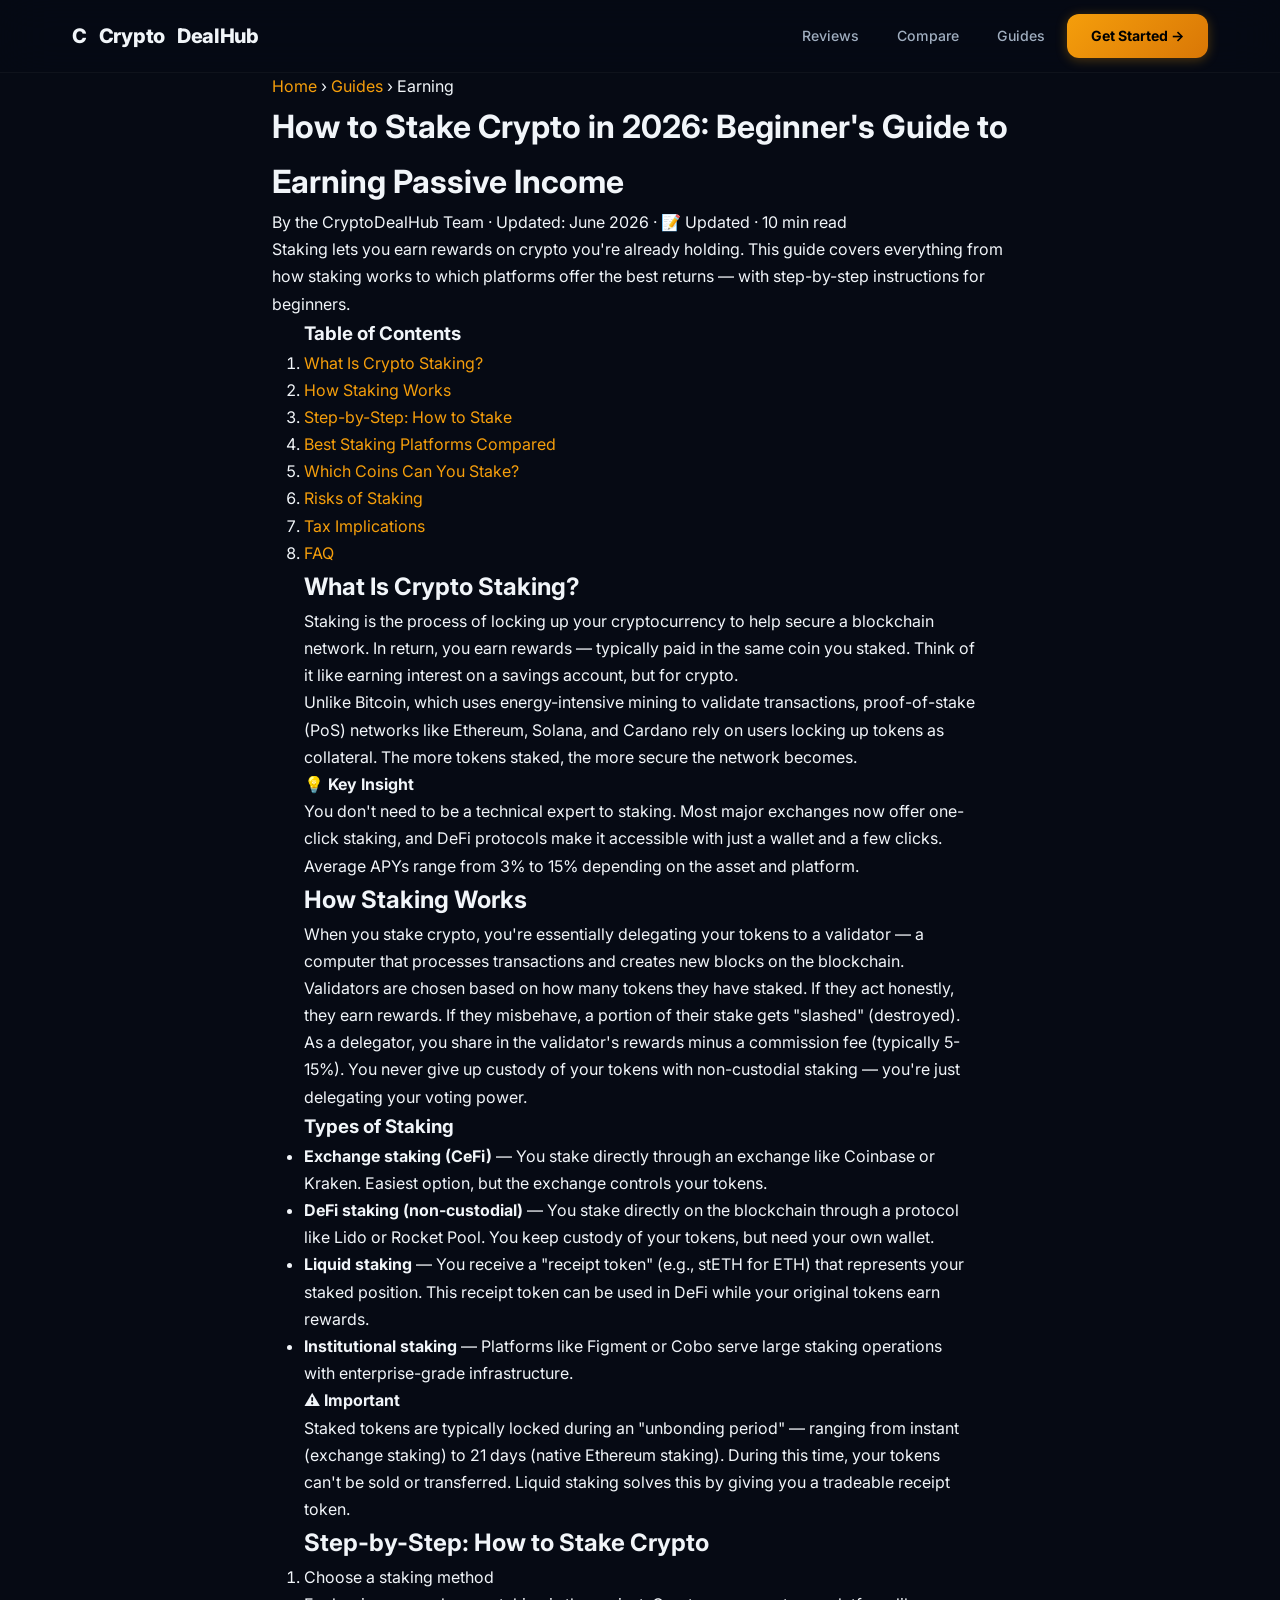
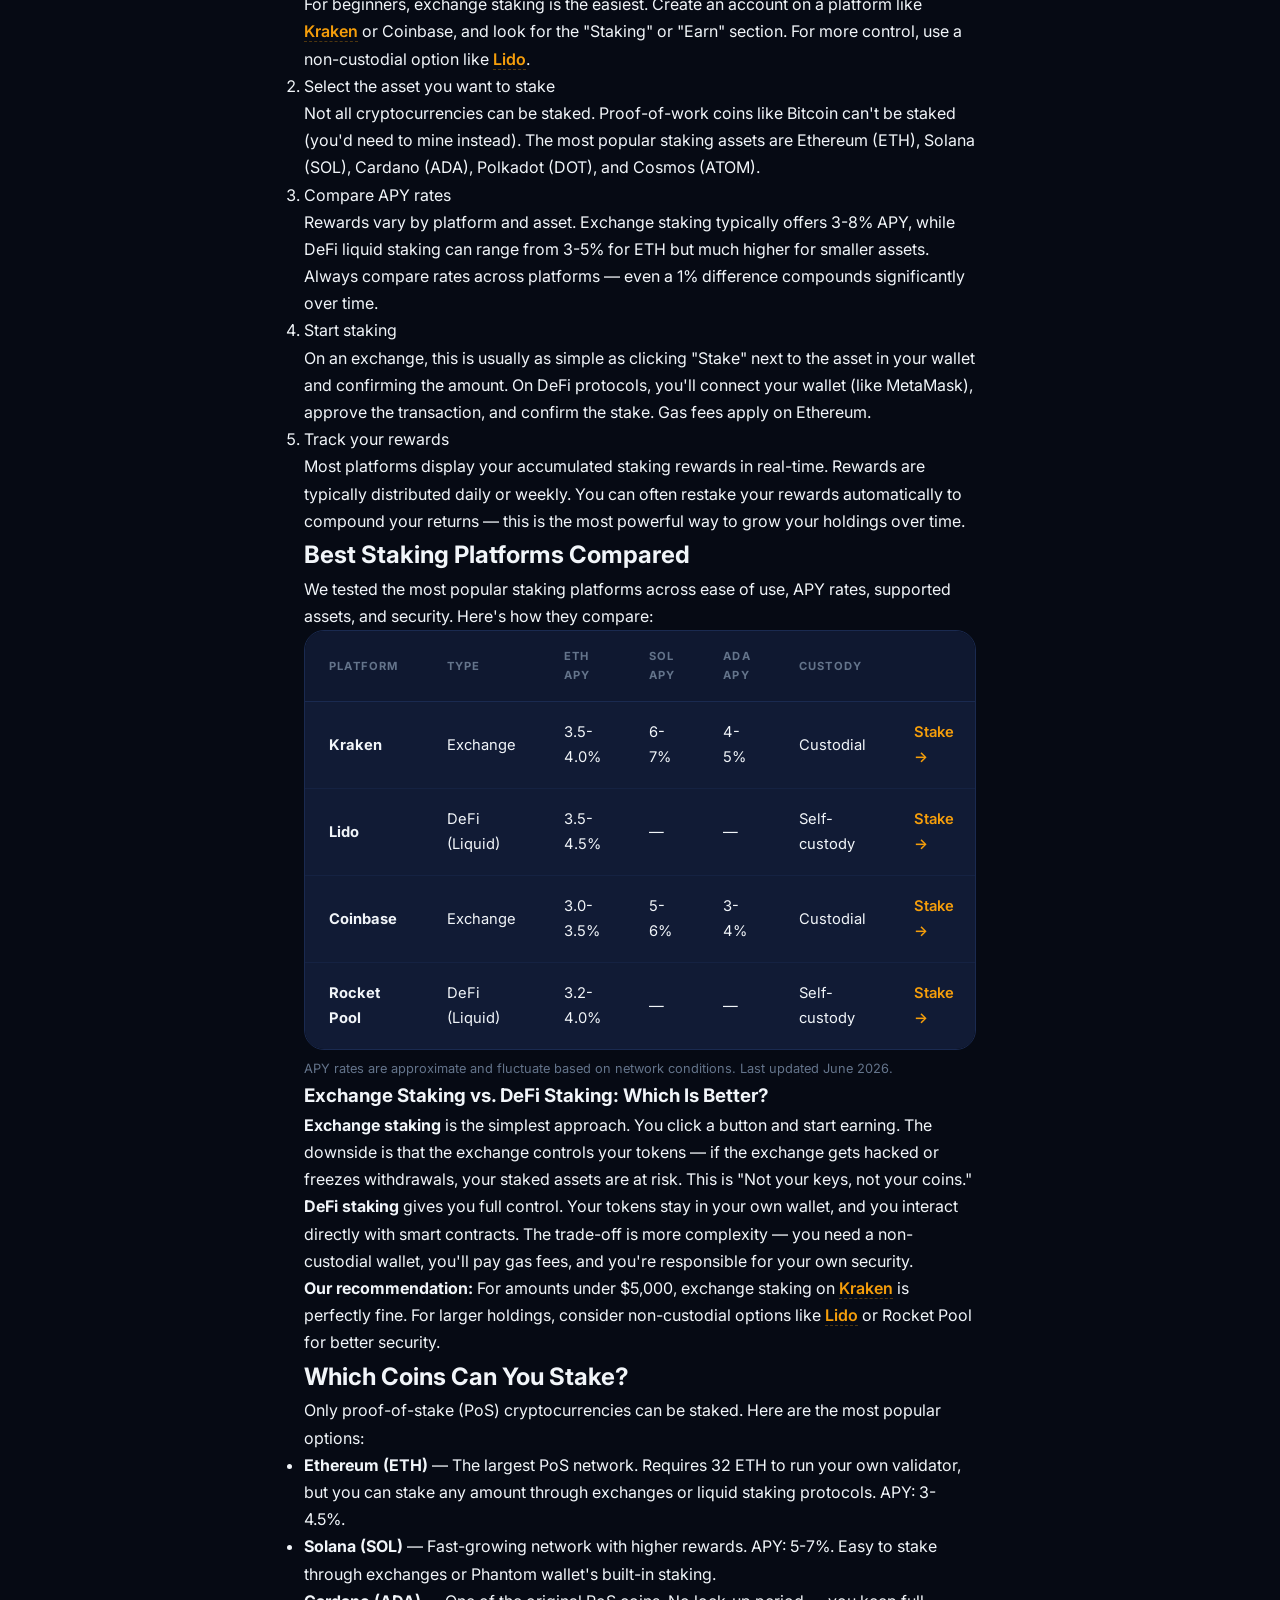
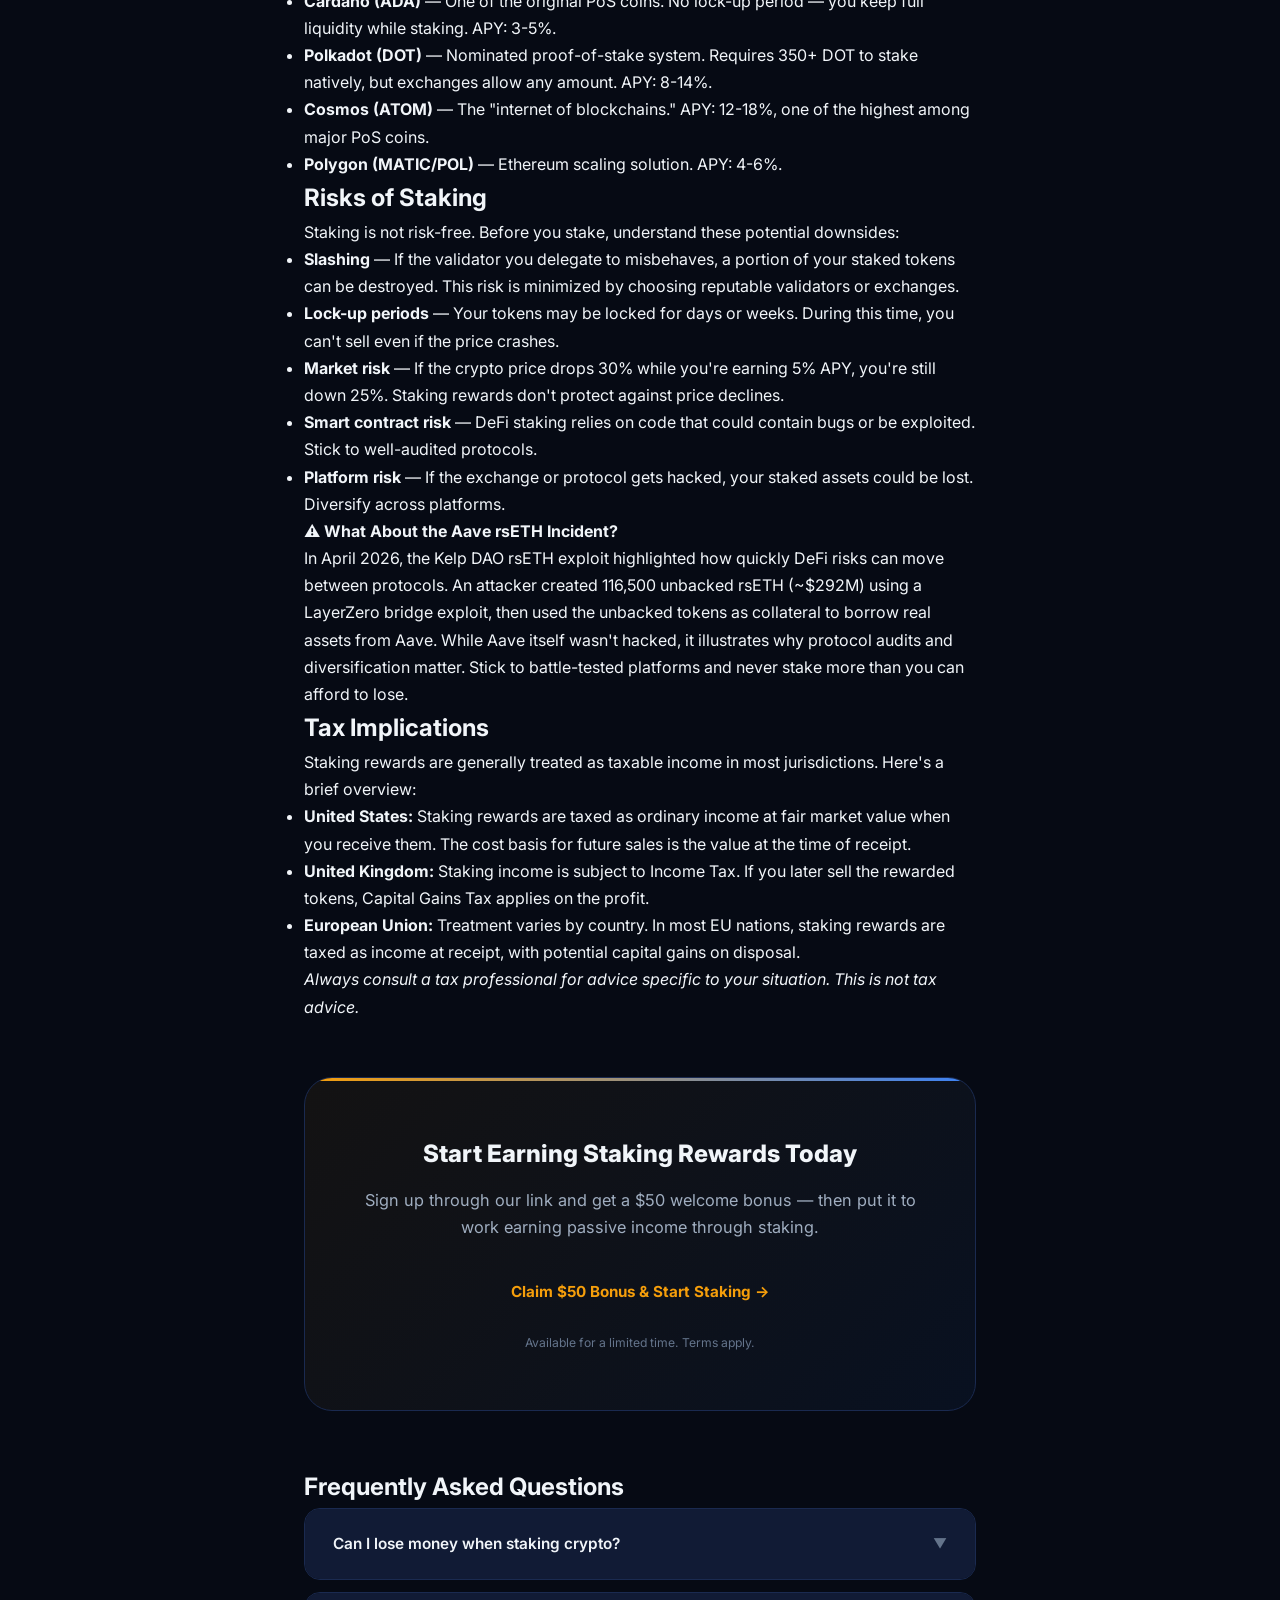
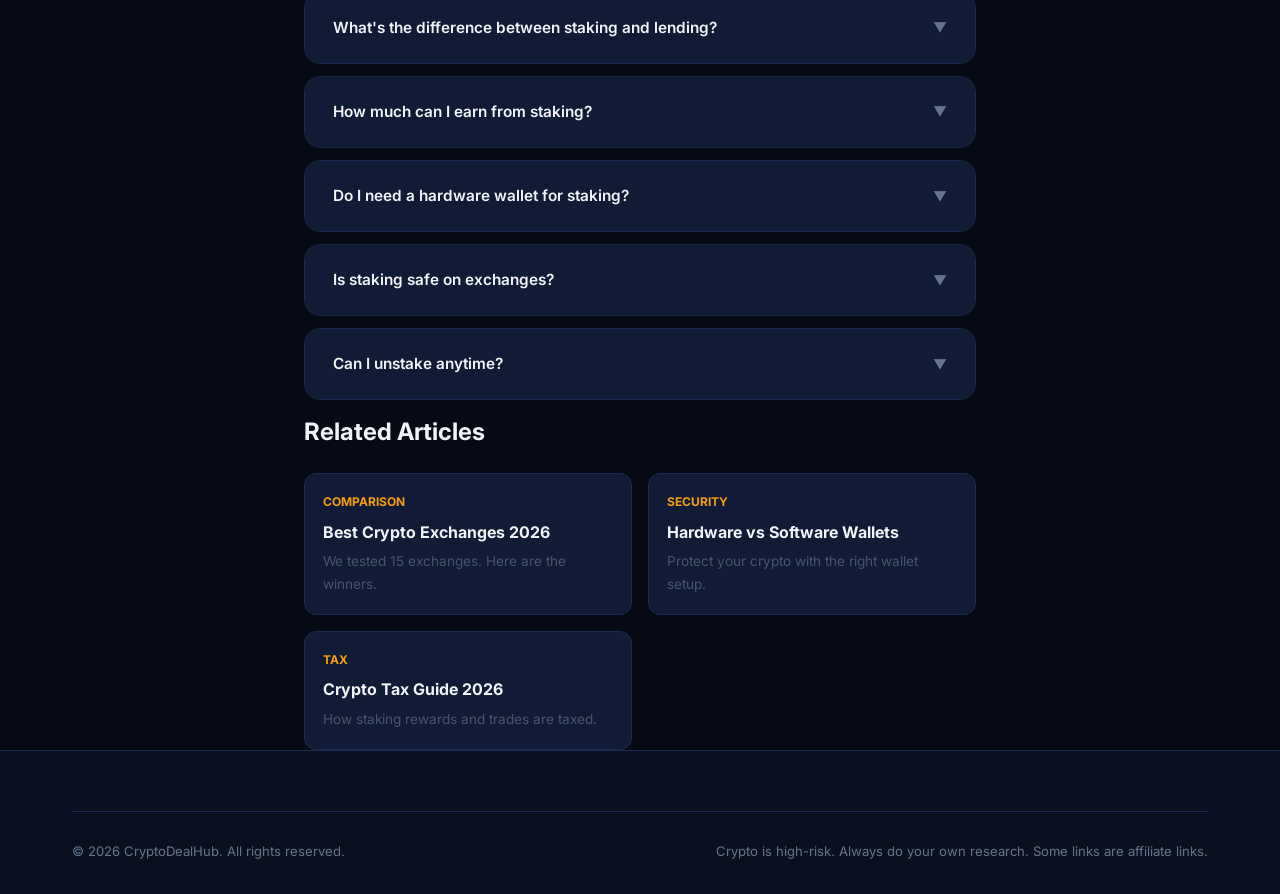
<file: article-2-staking-guide.html>
<!DOCTYPE html>
<html lang="en">
<head>
    <meta charset="UTF-8">
    <meta name="viewport" content="width=device-width, initial-scale=1.0">
    <meta name="google-adsense-account" content="ca-pub-9643858193162328">
    <title>How to Stake Crypto in 2026: Beginner's Guide to Earning Passive Income</title>
    <meta name="description" content="Staking lets you earn rewards on crypto you're already holding. This guide covers everything from how staking works to which platforms offer the best returns — with step-by-step instructions for beginners.">
    <meta name="keywords" content="how to stake crypto 2026, crypto staking guide, best staking platforms, earn passive income crypto, ETH staking">
    <link rel="canonical" href="https://crypto-deal-hub.netlify.app/article-2-staking-guide.html">
    <meta property="og:title" content="How to Stake Crypto in 2026: Beginner's Guide to Earning Passive Income">
    <meta property="og:description" content="Staking lets you earn rewards on crypto you're already holding. This guide covers everything from how staking works to which platforms offer the best returns — with step-by-step instructions for beginners.">
    <meta property="og:url" content="https://crypto-deal-hub.netlify.app/article-2-staking-guide.html">
    <meta property="og:type" content="article">
    <meta name="twitter:card" content="summary_large_image">
    <link rel="preconnect" href="https://fonts.googleapis.com">
    <link href="https://fonts.googleapis.com/css2?family=Inter:wght@400;500;600;700;800;900&display=swap" rel="stylesheet">
    <link rel="stylesheet" href="/css/style.css">
    <script type="application/ld+json">
    {
        "@context": "https://schema.org",
        "@type": "Article",
        "headline": "How to Stake Crypto in 2026: Beginner's Guide to Earning Passive Income",
        "description": "Staking lets you earn rewards on crypto you're already holding. This guide covers everything from how staking works to which platforms offer the best returns — with step-by-step instructions for beginners.",
        "author": {"@type": "Organization", "name": "CryptoDealHub"},
        "publisher": {"@type": "Organization", "name": "CryptoDealHub"},
        "datePublished": "2026-06-14",
        "dateModified": "2026-06-14",
        "mainEntityOfPage": "https://crypto-deal-hub.netlify.app/article-2-staking-guide.html"
    }
    </script>
</head>
<body>

<nav class="nav"><div class="wrap nav-inner"><a href="/" class="brand"><div class="brand-icon">C</div><span>Crypto</span>DealHub</a><div class="nav-links"><a href="/#reviews">Reviews</a><a href="/#compare">Compare</a><a href="/#guides">Guides</a><a href="https://stake.bet/?c=Playgood" class="nav-cta" target="_blank" rel="nofollow noopener">Get Started →</a></div></div></nav>

<header class="article-header">
    <div class="wrap-content">
        <div class="breadcrumb"><a href="/">Home</a> <span class="sep">›</span> <a href="/#guides">Guides</a> <span class="sep">›</span> Earning</div>
        <h1>How to Stake Crypto in 2026: <span class="highlight">Beginner's Guide to Earning Passive Income</span></h1>
        <div class="article-meta">
            <span class="author">By the CryptoDealHub Team</span>
            <span class="divider">·</span>
            <span>Updated: June 2026</span>
            <span class="divider">·</span>
            <span class="tag">📝 Updated</span>
            <span class="divider">·</span>
            <span>10 min read</span>
        </div>
        <p>Staking lets you earn rewards on crypto you're already holding. This guide covers everything from how staking works to which platforms offer the best returns — with step-by-step instructions for beginners.</p>
    </div>
</header>

<div class="content">
    <div class="wrap-content">

    <div class="wrap">

        <div class="toc">
            <h3>Table of Contents</h3>
            <ol>
                <li><a href="#what-is-staking">What Is Crypto Staking?</a></li>
                <li><a href="#how-works">How Staking Works</a></li>
                <li><a href="#step-by-step">Step-by-Step: How to Stake</a></li>
                <li><a href="#best-platforms">Best Staking Platforms Compared</a></li>
                <li><a href="#which-coins">Which Coins Can You Stake?</a></li>
                <li><a href="#risks">Risks of Staking</a></li>
                <li><a href="#taxes">Tax Implications</a></li>
                <li><a href="#faq">FAQ</a></li>
            </ol>
        </div>

        <h2 id="what-is-staking">What Is Crypto Staking?</h2>
        <p>Staking is the process of locking up your cryptocurrency to help secure a blockchain network. In return, you earn rewards — typically paid in the same coin you staked. Think of it like earning interest on a savings account, but for crypto.</p>
        <p>Unlike Bitcoin, which uses energy-intensive mining to validate transactions, proof-of-stake (PoS) networks like Ethereum, Solana, and Cardano rely on users locking up tokens as collateral. The more tokens staked, the more secure the network becomes.</p>

        <div class="highlight-box">
            <h4>💡 Key Insight</h4>
            <p>You don't need to be a technical expert to staking. Most major exchanges now offer one-click staking, and DeFi protocols make it accessible with just a wallet and a few clicks. Average APYs range from 3% to 15% depending on the asset and platform.</p>
        </div>

        <h2 id="how-works">How Staking Works</h2>
        <p>When you stake crypto, you're essentially delegating your tokens to a validator — a computer that processes transactions and creates new blocks on the blockchain. Validators are chosen based on how many tokens they have staked. If they act honestly, they earn rewards. If they misbehave, a portion of their stake gets "slashed" (destroyed).</p>
        <p>As a delegator, you share in the validator's rewards minus a commission fee (typically 5-15%). You never give up custody of your tokens with non-custodial staking — you're just delegating your voting power.</p>

        <h3>Types of Staking</h3>
        <ul>
            <li><strong>Exchange staking (CeFi)</strong> — You stake directly through an exchange like Coinbase or Kraken. Easiest option, but the exchange controls your tokens.</li>
            <li><strong>DeFi staking (non-custodial)</strong> — You stake directly on the blockchain through a protocol like Lido or Rocket Pool. You keep custody of your tokens, but need your own wallet.</li>
            <li><strong>Liquid staking</strong> — You receive a "receipt token" (e.g., stETH for ETH) that represents your staked position. This receipt token can be used in DeFi while your original tokens earn rewards.</li>
            <li><strong>Institutional staking</strong> — Platforms like Figment or Cobo serve large staking operations with enterprise-grade infrastructure.</li>
        </ul>

        <div class="warn-box">
            <h4>⚠️ Important</h4>
            <p>Staked tokens are typically locked during an "unbonding period" — ranging from instant (exchange staking) to 21 days (native Ethereum staking). During this time, your tokens can't be sold or transferred. Liquid staking solves this by giving you a tradeable receipt token.</p>
        </div>

        <h2 id="step-by-step">Step-by-Step: How to Stake Crypto</h2>

        <ol class="step-list">
            <li>
                <div class="step-content">
                    <div class="step-title">Choose a staking method</div>
                    <div class="step-desc">For beginners, exchange staking is the easiest. Create an account on a platform like <a href="#" class="inline-link" target="_blank" rel="noopener">Kraken</a> or Coinbase, and look for the "Staking" or "Earn" section. For more control, use a non-custodial option like <a href="#" class="inline-link" target="_blank" rel="noopener">Lido</a>.</div>
                </div>
            </li>
            <li>
                <div class="step-content">
                    <div class="step-title">Select the asset you want to stake</div>
                    <div class="step-desc">Not all cryptocurrencies can be staked. Proof-of-work coins like Bitcoin can't be staked (you'd need to mine instead). The most popular staking assets are Ethereum (ETH), Solana (SOL), Cardano (ADA), Polkadot (DOT), and Cosmos (ATOM).</div>
                </div>
            </li>
            <li>
                <div class="step-content">
                    <div class="step-title">Compare APY rates</div>
                    <div class="step-desc">Rewards vary by platform and asset. Exchange staking typically offers 3-8% APY, while DeFi liquid staking can range from 3-5% for ETH but much higher for smaller assets. Always compare rates across platforms — even a 1% difference compounds significantly over time.</div>
                </div>
            </li>
            <li>
                <div class="step-content">
                    <div class="step-title">Start staking</div>
                    <div class="step-desc">On an exchange, this is usually as simple as clicking "Stake" next to the asset in your wallet and confirming the amount. On DeFi protocols, you'll connect your wallet (like MetaMask), approve the transaction, and confirm the stake. Gas fees apply on Ethereum.</div>
                </div>
            </li>
            <li>
                <div class="step-content">
                    <div class="step-title">Track your rewards</div>
                    <div class="step-desc">Most platforms display your accumulated staking rewards in real-time. Rewards are typically distributed daily or weekly. You can often restake your rewards automatically to compound your returns — this is the most powerful way to grow your holdings over time.</div>
                </div>
            </li>
        </ol>

        <h2 id="best-platforms">Best Staking Platforms Compared</h2>
        <p>We tested the most popular staking platforms across ease of use, APY rates, supported assets, and security. Here's how they compare:</p>

        <div class="table-wrap">
            <table class="cmp-table">
                <thead>
                    <tr>
                        <th>Platform</th>
                        <th>Type</th>
                        <th>ETH APY</th>
                        <th>SOL APY</th>
                        <th>ADA APY</th>
                        <th>Custody</th>
                        <th></th>
                    </tr>
                </thead>
                <tbody>
                    <tr>
                        <td><strong>Kraken</strong></td>
                        <td>Exchange</td>
                        <td>3.5-4.0%</td>
                        <td>6-7%</td>
                        <td>4-5%</td>
                        <td>Custodial</td>
                        <td><a href="#" target="_blank" rel="noopener">Stake →</a></td>
                    </tr>
                    <tr>
                        <td><strong>Lido</strong></td>
                        <td>DeFi (Liquid)</td>
                        <td>3.5-4.5%</td>
                        <td>—</td>
                        <td>—</td>
                        <td>Self-custody</td>
                        <td><a href="#" target="_blank" rel="noopener">Stake →</a></td>
                    </tr>
                    <tr>
                        <td><strong>Coinbase</strong></td>
                        <td>Exchange</td>
                        <td>3.0-3.5%</td>
                        <td>5-6%</td>
                        <td>3-4%</td>
                        <td>Custodial</td>
                        <td><a href="#" target="_blank" rel="noopener">Stake →</a></td>
                    </tr>
                    <tr>
                        <td><strong>Rocket Pool</strong></td>
                        <td>DeFi (Liquid)</td>
                        <td>3.2-4.0%</td>
                        <td>—</td>
                        <td>—</td>
                        <td>Self-custody</td>
                        <td><a href="#" target="_blank" rel="noopener">Stake →</a></td>
                    </tr>
                </tbody>
            </table>
        </div>
        <p style="font-size:0.8rem;color:var(--text-muted);margin-top:8px">APY rates are approximate and fluctuate based on network conditions. Last updated June 2026.</p>

        <h3>Exchange Staking vs. DeFi Staking: Which Is Better?</h3>
        <p><strong>Exchange staking</strong> is the simplest approach. You click a button and start earning. The downside is that the exchange controls your tokens — if the exchange gets hacked or freezes withdrawals, your staked assets are at risk. This is "Not your keys, not your coins."</p>
        <p><strong>DeFi staking</strong> gives you full control. Your tokens stay in your own wallet, and you interact directly with smart contracts. The trade-off is more complexity — you need a non-custodial wallet, you'll pay gas fees, and you're responsible for your own security.</p>
        <p><strong>Our recommendation:</strong> For amounts under $5,000, exchange staking on <a href="#" class="inline-link" target="_blank" rel="noopener">Kraken</a> is perfectly fine. For larger holdings, consider non-custodial options like <a href="https://invite.kraken.com/JDNW/5tbq3odf" class="inline-link" target="_blank" rel="noopener">Lido</a> or Rocket Pool for better security.</p>

        <h2 id="which-coins">Which Coins Can You Stake?</h2>
        <p>Only proof-of-stake (PoS) cryptocurrencies can be staked. Here are the most popular options:</p>
        <ul>
            <li><strong>Ethereum (ETH)</strong> — The largest PoS network. Requires 32 ETH to run your own validator, but you can stake any amount through exchanges or liquid staking protocols. APY: 3-4.5%.</li>
            <li><strong>Solana (SOL)</strong> — Fast-growing network with higher rewards. APY: 5-7%. Easy to stake through exchanges or Phantom wallet's built-in staking.</li>
            <li><strong>Cardano (ADA)</strong> — One of the original PoS coins. No lock-up period — you keep full liquidity while staking. APY: 3-5%.</li>
            <li><strong>Polkadot (DOT)</strong> — Nominated proof-of-stake system. Requires 350+ DOT to stake natively, but exchanges allow any amount. APY: 8-14%.</li>
            <li><strong>Cosmos (ATOM)</strong> — The "internet of blockchains." APY: 12-18%, one of the highest among major PoS coins.</li>
            <li><strong>Polygon (MATIC/POL)</strong> — Ethereum scaling solution. APY: 4-6%.</li>
        </ul>

        <h2 id="risks">Risks of Staking</h2>
        <p>Staking is not risk-free. Before you stake, understand these potential downsides:</p>
        <ul>
            <li><strong>Slashing</strong> — If the validator you delegate to misbehaves, a portion of your staked tokens can be destroyed. This risk is minimized by choosing reputable validators or exchanges.</li>
            <li><strong>Lock-up periods</strong> — Your tokens may be locked for days or weeks. During this time, you can't sell even if the price crashes.</li>
            <li><strong>Market risk</strong> — If the crypto price drops 30% while you're earning 5% APY, you're still down 25%. Staking rewards don't protect against price declines.</li>
            <li><strong>Smart contract risk</strong> — DeFi staking relies on code that could contain bugs or be exploited. Stick to well-audited protocols.</li>
            <li><strong>Platform risk</strong> — If the exchange or protocol gets hacked, your staked assets could be lost. Diversify across platforms.</li>
        </ul>

        <div class="warn-box">
            <h4>⚠️ What About the Aave rsETH Incident?</h4>
            <p>In April 2026, the Kelp DAO rsETH exploit highlighted how quickly DeFi risks can move between protocols. An attacker created 116,500 unbacked rsETH (~$292M) using a LayerZero bridge exploit, then used the unbacked tokens as collateral to borrow real assets from Aave. While Aave itself wasn't hacked, it illustrates why protocol audits and diversification matter. Stick to battle-tested platforms and never stake more than you can afford to lose.</p>
        </div>

        <h2 id="taxes">Tax Implications</h2>
        <p>Staking rewards are generally treated as taxable income in most jurisdictions. Here's a brief overview:</p>
        <ul>
            <li><strong>United States:</strong> Staking rewards are taxed as ordinary income at fair market value when you receive them. The cost basis for future sales is the value at the time of receipt.</li>
            <li><strong>United Kingdom:</strong> Staking income is subject to Income Tax. If you later sell the rewarded tokens, Capital Gains Tax applies on the profit.</li>
            <li><strong>European Union:</strong> Treatment varies by country. In most EU nations, staking rewards are taxed as income at receipt, with potential capital gains on disposal.</li>
        </ul>
        <p><em>Always consult a tax professional for advice specific to your situation. This is not tax advice.</em></p>

        <div class="cta-box">
            <h3>Start Earning Staking Rewards Today</h3>
            <p>Sign up through our link and get a $50 welcome bonus — then put it to work earning passive income through staking.</p>
            <a href="#" class="btn" target="_blank" rel="noopener">Claim $50 Bonus & Start Staking →</a>
            <div class="disc">Available for a limited time. Terms apply.</div>
        </div>

        <h2 id="faq">Frequently Asked Questions</h2>
        <div class="faq-list">
            <div class="faq-item" onclick="this.classList.toggle('open')">
                <div class="faq-q">Can I lose money when staking crypto?<span class="arrow">▼</span></div>
                <div class="faq-a"><div class="faq-a-inner">Yes, through two mechanisms: (1) Slashing — if your chosen validator behaves maliciously, part of your stake can be destroyed. (2) Market risk — if the token price drops significantly, your staking rewards may not offset the loss. However, staking rewards do provide a partial buffer against price declines.</div></div>
            </div>
            <div class="faq-item" onclick="this.classList.toggle('open')">
                <div class="faq-q">What's the difference between staking and lending?<span class="arrow">▼</span></div>
                <div class="faq-a"><div class="faq-a-inner">Staking involves locking assets to secure a blockchain network and earn protocol rewards. Lending involves providing assets to borrowers through DeFi protocols like Aave. Both generate yield, but have different risk profiles. Staking risk is primarily slashing and lock-up periods, while lending risk is smart contract bugs and borrower defaults.</div></div>
            </div>
            <div class="faq-item" onclick="this.classList.toggle('open')">
                <div class="faq-q">How much can I earn from staking?<span class="arrow">▼</span></div>
                <div class="faq-a"><div class="faq-a-inner">It depends on the asset and platform. As of June 2026: ETH staking earns 3-4.5%, SOL earns 5-7%, ADA earns 3-5%, and ATOM earns 12-18%. These are variable rates that change based on network participation. Over a year, a $10,000 stake at 5% APY would earn approximately $500 in rewards.</div></div>
            </div>
            <div class="faq-item" onclick="this.classList.toggle('open')">
                <div class="faq-q">Do I need a hardware wallet for staking?<span class="arrow">▼</span></div>
                <div class="faq-a"><div class="faq-a-inner">Not required, but recommended for large holdings. Exchange staking doesn't need any special hardware — you just use the exchange's app. For DeFi staking, any non-custodial wallet works (MetaMask, Phantom, Ledger). If you're staking significant amounts (over $10,000), a hardware wallet like Ledger or Trezor significantly improves security.</div></div>
            </div>
            <div class="faq-item" onclick="this.classList.toggle('open')">
                <div class="faq-q">Is staking safe on exchanges?<span class="arrow">▼</span></div>
                <div class="faq-a"><div class="faq-a-inner">Major exchanges like Kraken and Coinbase have strong security and are generally safe for staking. The risk is custodial — the exchange controls your tokens. For maximum security, use non-custodial staking with a hardware wallet. For most beginners, the convenience of exchange staking outweighs the custodial risk.</div></div>
            </div>
            <div class="faq-item" onclick="this.classList.toggle('open')">
                <div class="faq-q">Can I unstake anytime?<span class="arrow">▼</span></div>
                <div class="faq-a"><div class="faq-a-inner">It depends on the platform and asset. Exchange staking (like Kraken) often allows instant or near-instant unstaking for ETH. Native Ethereum staking requires going through an unbonding queue (currently 1-5 days). Solana unbonding takes ~2 epochs (roughly 2-4 days). Cardano has no unbonding period — you can unstake instantly.</div></div>
            </div>
        </div>

        <h2>Related Articles</h2>
        <div style="display:grid;grid-template-columns:repeat(auto-fill,minmax(240px,1fr));gap:16px;margin:20px 0 0">
            <a href="article-1-best-exchanges.html" style="background:var(--card);border:1px solid var(--border);border-radius:var(--radius);padding:18px;text-decoration:none;transition:border-color .2s">
                <div style="font-size:0.75rem;color:var(--accent);font-weight:700;margin-bottom:6px">COMPARISON</div>
                <div style="font-weight:700;color:var(--text);margin-bottom:4px">Best Crypto Exchanges 2026</div>
                <div style="font-size:0.85rem;color:var(--text-dim)">We tested 15 exchanges. Here are the winners.</div>
            </a>
            <a href="article-3-wallets.html" style="background:var(--card);border:1px solid var(--border);border-radius:var(--radius);padding:18px;text-decoration:none;transition:border-color .2s">
                <div style="font-size:0.75rem;color:var(--accent);font-weight:700;margin-bottom:6px">SECURITY</div>
                <div style="font-weight:700;color:var(--text);margin-bottom:4px">Hardware vs Software Wallets</div>
                <div style="font-size:0.85rem;color:var(--text-dim)">Protect your crypto with the right wallet setup.</div>
            </a>
            <a href="article-5-crypto-tax.html" style="background:var(--card);border:1px solid var(--border);border-radius:var(--radius);padding:18px;text-decoration:none;transition:border-color .2s">
                <div style="font-size:0.75rem;color:var(--accent);font-weight:700;margin-bottom:6px">TAX</div>
                <div style="font-weight:700;color:var(--text);margin-bottom:4px">Crypto Tax Guide 2026</div>
                <div style="font-size:0.85rem;color:var(--text-dim)">How staking rewards and trades are taxed.</div>
            </a>
        </div>

    </div>

    </div>
</div>

<footer><div class="wrap"><div class="foot-bottom"><span>&copy; 2026 CryptoDealHub. All rights reserved.</span><span>Crypto is high-risk. Always do your own research. Some links are affiliate links.</span></div></div></footer>

<button class="scroll-top" id="scrollTop" onclick="window.scrollTo({top:0,behavior:'smooth'})">↑</button>
<script>window.addEventListener('scroll',function(){document.getElementById('scrollTop').classList.toggle('visible',window.scrollY>600);});</script>

</body>
</html>
</file>
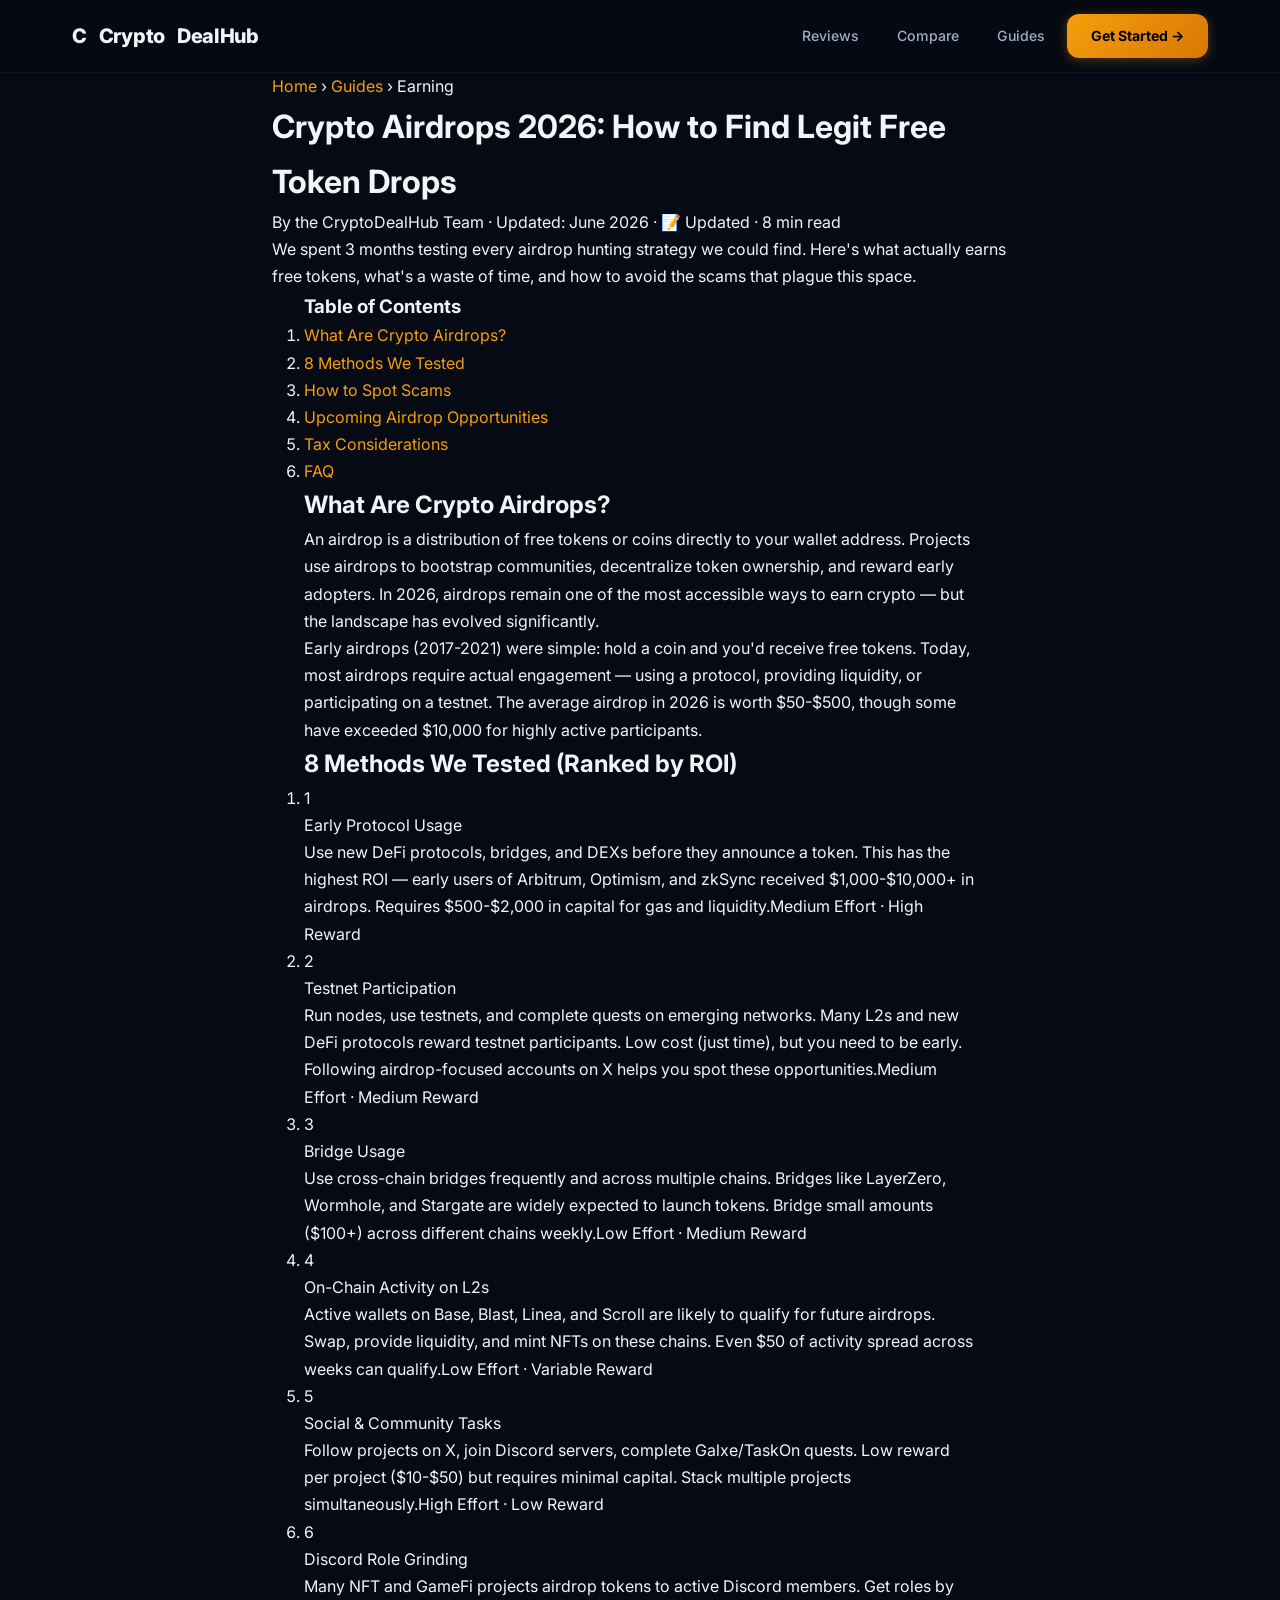
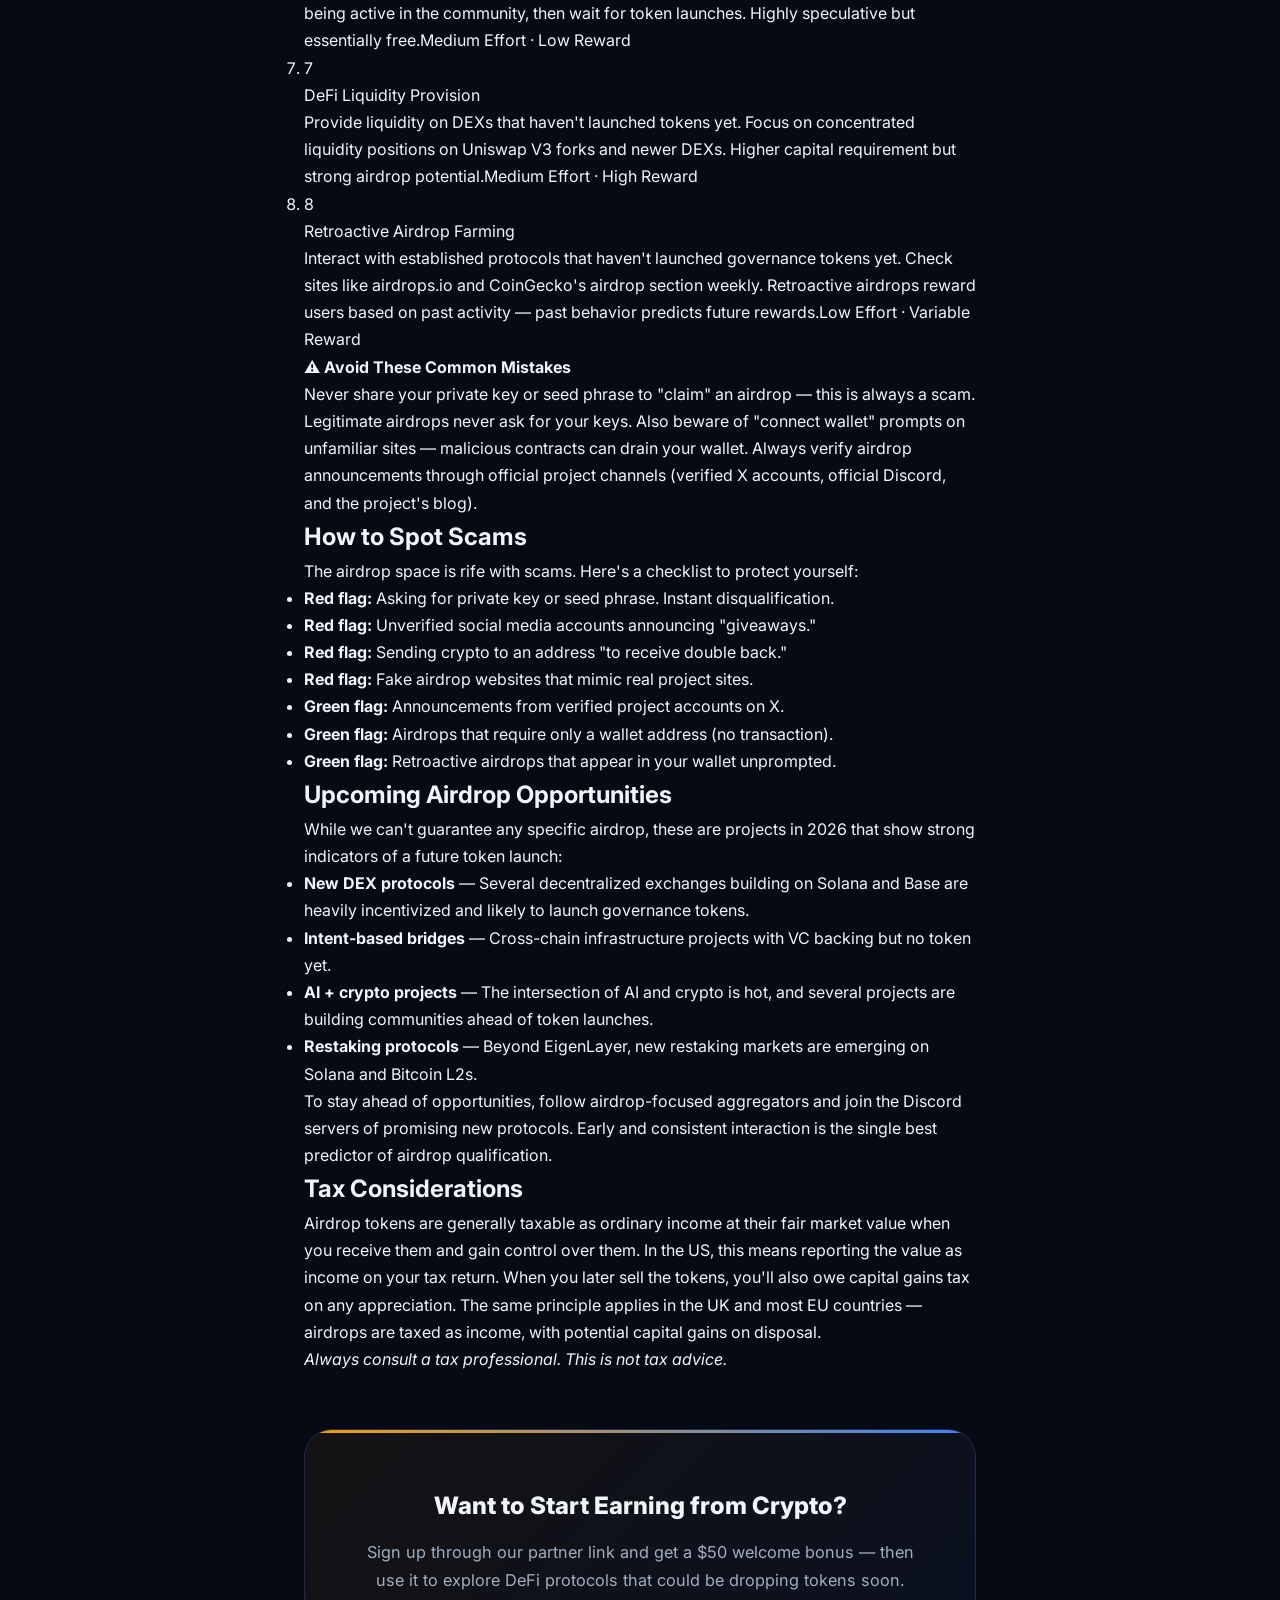
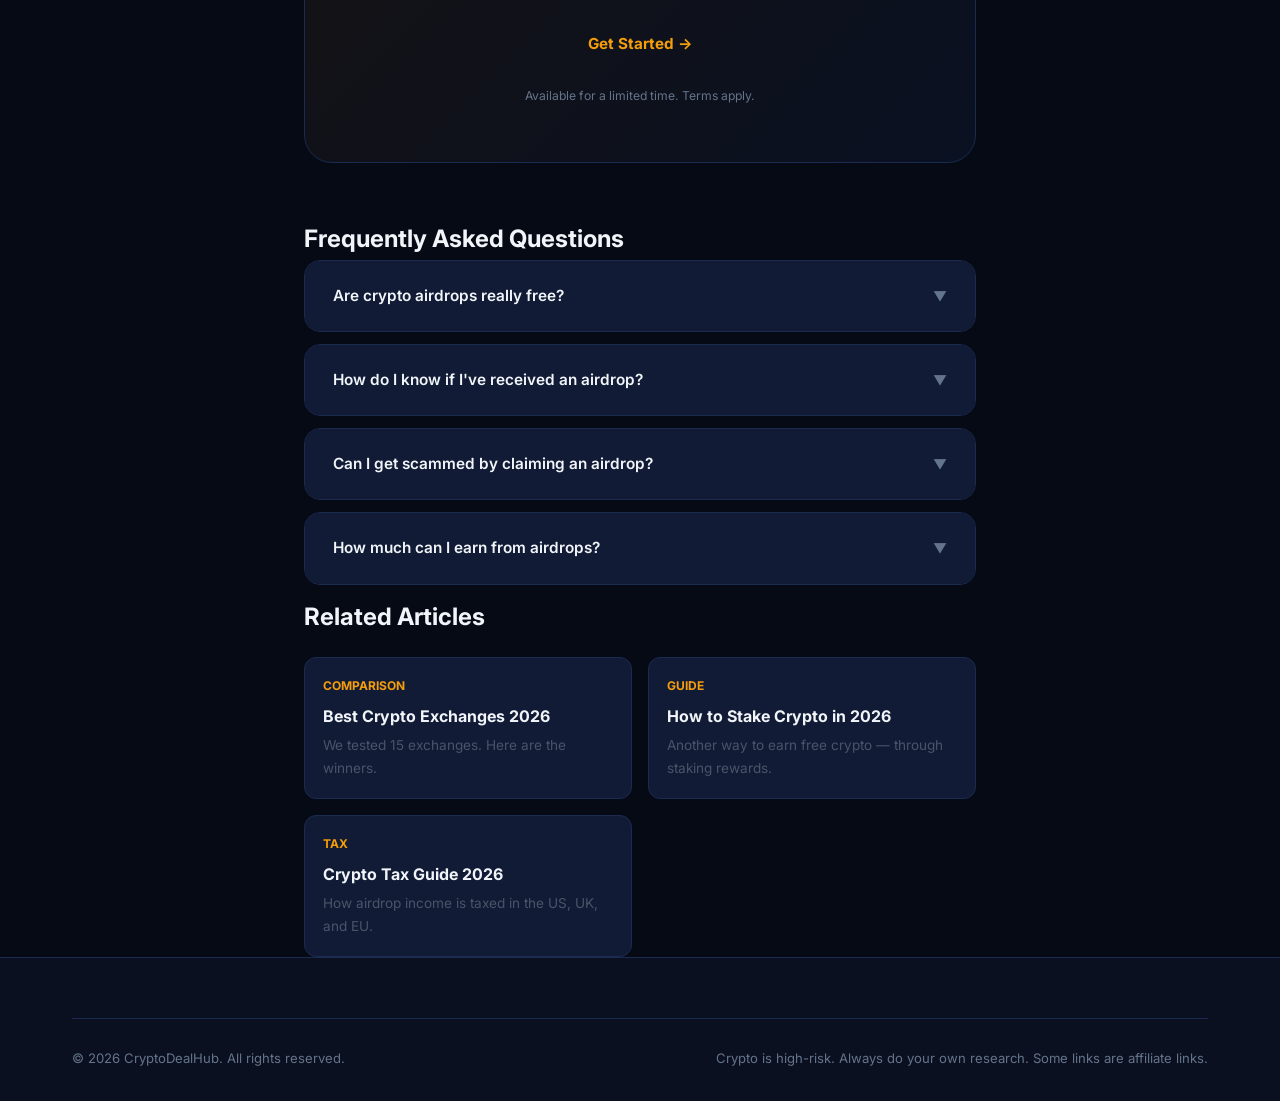
<file: article-4-airdrops.html>
<!DOCTYPE html>
<html lang="en">
<head>
    <meta charset="UTF-8">
    <meta name="viewport" content="width=device-width, initial-scale=1.0">
    <meta name="google-adsense-account" content="ca-pub-9643858193162328">
    <title>Crypto Airdrops 2026: How to Find Legit Free Token Drops</title>
    <meta name="description" content="We spent 3 months testing every airdrop hunting strategy we could find. Here's what actually earns free tokens, what's a waste of time, and how to avoid the scams that plague this space.">
    <meta name="keywords" content="crypto airdrops 2026, free token drops, how to get crypto airdrops, legit airdrops, upcoming airdrops">
    <link rel="canonical" href="https://crypto-deal-hub.netlify.app/article-4-airdrops.html">
    <meta property="og:title" content="Crypto Airdrops 2026: How to Find Legit Free Token Drops">
    <meta property="og:description" content="We spent 3 months testing every airdrop hunting strategy we could find. Here's what actually earns free tokens, what's a waste of time, and how to avoid the scams that plague this space.">
    <meta property="og:url" content="https://crypto-deal-hub.netlify.app/article-4-airdrops.html">
    <meta property="og:type" content="article">
    <meta name="twitter:card" content="summary_large_image">
    <link rel="preconnect" href="https://fonts.googleapis.com">
    <link href="https://fonts.googleapis.com/css2?family=Inter:wght@400;500;600;700;800;900&display=swap" rel="stylesheet">
    <link rel="stylesheet" href="/css/style.css">
    <script type="application/ld+json">
    {
        "@context": "https://schema.org",
        "@type": "Article",
        "headline": "Crypto Airdrops 2026: How to Find Legit Free Token Drops",
        "description": "We spent 3 months testing every airdrop hunting strategy we could find. Here's what actually earns free tokens, what's a waste of time, and how to avoid the scams that plague this space.",
        "author": {"@type": "Organization", "name": "CryptoDealHub"},
        "publisher": {"@type": "Organization", "name": "CryptoDealHub"},
        "datePublished": "2026-06-14",
        "dateModified": "2026-06-14",
        "mainEntityOfPage": "https://crypto-deal-hub.netlify.app/article-4-airdrops.html"
    }
    </script>
</head>
<body>

<nav class="nav"><div class="wrap nav-inner"><a href="/" class="brand"><div class="brand-icon">C</div><span>Crypto</span>DealHub</a><div class="nav-links"><a href="/#reviews">Reviews</a><a href="/#compare">Compare</a><a href="/#guides">Guides</a><a href="https://stake.bet/?c=Playgood" class="nav-cta" target="_blank" rel="nofollow noopener">Get Started →</a></div></div></nav>

<header class="article-header">
    <div class="wrap-content">
        <div class="breadcrumb"><a href="/">Home</a> <span class="sep">›</span> <a href="/#guides">Guides</a> <span class="sep">›</span> Earning</div>
        <h1>Crypto Airdrops 2026: <span class="highlight">How to Find Legit Free Token Drops</span></h1>
        <div class="article-meta">
            <span class="author">By the CryptoDealHub Team</span>
            <span class="divider">·</span>
            <span>Updated: June 2026</span>
            <span class="divider">·</span>
            <span class="tag">📝 Updated</span>
            <span class="divider">·</span>
            <span>8 min read</span>
        </div>
        <p>We spent 3 months testing every airdrop hunting strategy we could find. Here's what actually earns free tokens, what's a waste of time, and how to avoid the scams that plague this space.</p>
    </div>
</header>

<div class="content">
    <div class="wrap-content">

    <div class="wrap">

        <div class="toc">
            <h3>Table of Contents</h3>
            <ol>
                <li><a href="#what-is">What Are Crypto Airdrops?</a></li>
                <li><a href="#methods">8 Methods We Tested</a></li>
                <li><a href="#scam">How to Spot Scams</a></li>
                <li><a href="#upcoming">Upcoming Airdrop Opportunities</a></li>
                <li><a href="#tax">Tax Considerations</a></li>
                <li><a href="#faq">FAQ</a></li>
            </ol>
        </div>

        <h2 id="what-is">What Are Crypto Airdrops?</h2>
        <p>An airdrop is a distribution of free tokens or coins directly to your wallet address. Projects use airdrops to bootstrap communities, decentralize token ownership, and reward early adopters. In 2026, airdrops remain one of the most accessible ways to earn crypto — but the landscape has evolved significantly.</p>
        <p>Early airdrops (2017-2021) were simple: hold a coin and you'd receive free tokens. Today, most airdrops require actual engagement — using a protocol, providing liquidity, or participating on a testnet. The average airdrop in 2026 is worth $50-$500, though some have exceeded $10,000 for highly active participants.</p>

        <h2 id="methods">8 Methods We Tested (Ranked by ROI)</h2>

        <ol class="method-list">
            <li><div class="method-num">1</div><div class="method-content"><div class="method-title">Early Protocol Usage</div><div class="method-info">Use new DeFi protocols, bridges, and DEXs before they announce a token. This has the highest ROI — early users of Arbitrum, Optimism, and zkSync received $1,000-$10,000+ in airdrops. Requires $500-$2,000 in capital for gas and liquidity.<span class="method-effort effort-med">Medium Effort · High Reward</span></div></div></li>
            <li><div class="method-num">2</div><div class="method-content"><div class="method-title">Testnet Participation</div><div class="method-info">Run nodes, use testnets, and complete quests on emerging networks. Many L2s and new DeFi protocols reward testnet participants. Low cost (just time), but you need to be early. Following airdrop-focused accounts on X helps you spot these opportunities.<span class="method-effort effort-med">Medium Effort · Medium Reward</span></div></div></li>
            <li><div class="method-num">3</div><div class="method-content"><div class="method-title">Bridge Usage</div><div class="method-info">Use cross-chain bridges frequently and across multiple chains. Bridges like LayerZero, Wormhole, and Stargate are widely expected to launch tokens. Bridge small amounts ($100+) across different chains weekly.<span class="method-effort effort-low">Low Effort · Medium Reward</span></div></div></li>
            <li><div class="method-num">4</div><div class="method-content"><div class="method-title">On-Chain Activity on L2s</div><div class="method-info">Active wallets on Base, Blast, Linea, and Scroll are likely to qualify for future airdrops. Swap, provide liquidity, and mint NFTs on these chains. Even $50 of activity spread across weeks can qualify.<span class="method-effort effort-low">Low Effort · Variable Reward</span></div></div></li>
            <li><div class="method-num">5</div><div class="method-content"><div class="method-title">Social & Community Tasks</div><div class="method-info">Follow projects on X, join Discord servers, complete Galxe/TaskOn quests. Low reward per project ($10-$50) but requires minimal capital. Stack multiple projects simultaneously.<span class="method-effort effort-high">High Effort · Low Reward</span></div></div></li>
            <li><div class="method-num">6</div><div class="method-content"><div class="method-title">Discord Role Grinding</div><div class="method-info">Many NFT and GameFi projects airdrop tokens to active Discord members. Get roles by being active in the community, then wait for token launches. Highly speculative but essentially free.<span class="method-effort effort-med">Medium Effort · Low Reward</span></div></div></li>
            <li><div class="method-num">7</div><div class="method-content"><div class="method-title">DeFi Liquidity Provision</div><div class="method-info">Provide liquidity on DEXs that haven't launched tokens yet. Focus on concentrated liquidity positions on Uniswap V3 forks and newer DEXs. Higher capital requirement but strong airdrop potential.<span class="method-effort effort-med">Medium Effort · High Reward</span></div></div></li>
            <li><div class="method-num">8</div><div class="method-content"><div class="method-title">Retroactive Airdrop Farming</div><div class="method-info">Interact with established protocols that haven't launched governance tokens yet. Check sites like airdrops.io and CoinGecko's airdrop section weekly. Retroactive airdrops reward users based on past activity — past behavior predicts future rewards.<span class="method-effort effort-low">Low Effort · Variable Reward</span></div></div></li>
        </ol>

        <div class="warn-box">
            <h4>⚠️ Avoid These Common Mistakes</h4>
            <p>Never share your private key or seed phrase to "claim" an airdrop — this is always a scam. Legitimate airdrops never ask for your keys. Also beware of "connect wallet" prompts on unfamiliar sites — malicious contracts can drain your wallet. Always verify airdrop announcements through official project channels (verified X accounts, official Discord, and the project's blog).</p>
        </div>

        <h2 id="scam">How to Spot Scams</h2>
        <p>The airdrop space is rife with scams. Here's a checklist to protect yourself:</p>
        <ul>
            <li><strong>Red flag:</strong> Asking for private key or seed phrase. Instant disqualification.</li>
            <li><strong>Red flag:</strong> Unverified social media accounts announcing "giveaways."</li>
            <li><strong>Red flag:</strong> Sending crypto to an address "to receive double back."</li>
            <li><strong>Red flag:</strong> Fake airdrop websites that mimic real project sites.</li>
            <li><strong>Green flag:</strong> Announcements from verified project accounts on X.</li>
            <li><strong>Green flag:</strong> Airdrops that require only a wallet address (no transaction).</li>
            <li><strong>Green flag:</strong> Retroactive airdrops that appear in your wallet unprompted.</li>
        </ul>

        <h2 id="upcoming">Upcoming Airdrop Opportunities</h2>
        <p>While we can't guarantee any specific airdrop, these are projects in 2026 that show strong indicators of a future token launch:</p>
        <ul>
            <li><strong>New DEX protocols</strong> — Several decentralized exchanges building on Solana and Base are heavily incentivized and likely to launch governance tokens.</li>
            <li><strong>Intent-based bridges</strong> — Cross-chain infrastructure projects with VC backing but no token yet.</li>
            <li><strong>AI + crypto projects</strong> — The intersection of AI and crypto is hot, and several projects are building communities ahead of token launches.</li>
            <li><strong>Restaking protocols</strong> — Beyond EigenLayer, new restaking markets are emerging on Solana and Bitcoin L2s.</li>
        </ul>

        <p>To stay ahead of opportunities, follow airdrop-focused aggregators and join the Discord servers of promising new protocols. Early and consistent interaction is the single best predictor of airdrop qualification.</p>

        <h2 id="tax">Tax Considerations</h2>
        <p>Airdrop tokens are generally taxable as ordinary income at their fair market value when you receive them and gain control over them. In the US, this means reporting the value as income on your tax return. When you later sell the tokens, you'll also owe capital gains tax on any appreciation. The same principle applies in the UK and most EU countries — airdrops are taxed as income, with potential capital gains on disposal.</p>
        <p><em>Always consult a tax professional. This is not tax advice.</em></p>

        <div class="cta-box">
            <h3>Want to Start Earning from Crypto?</h3>
            <p>Sign up through our partner link and get a $50 welcome bonus — then use it to explore DeFi protocols that could be dropping tokens soon.</p>
            <a href="https://invite.kraken.com/JDNW/5tbq3odf" class="btn" target="_blank" rel="nofollow noopener">Get Started →</a>
            <div class="disc">Available for a limited time. Terms apply.</div>
        </div>

        <h2 id="faq">Frequently Asked Questions</h2>
        <div class="faq-list">
            <div class="faq-item" onclick="this.classList.toggle('open')">
                <div class="faq-q">Are crypto airdrops really free?<span class="arrow">▼</span></div>
                <div class="faq-a"><div class="faq-a-inner">Yes, legitimate airdrops send tokens directly to your wallet at no cost. However, many methods require on-chain activity (which costs gas fees in ETH, SOL, etc.) or capital for providing liquidity. The "free" part refers to the tokens themselves, not the activity required to qualify.</div></div>
            </div>
            <div class="faq-item" onclick="this.classList.toggle('open')">
                <div class="faq-q">How do I know if I've received an airdrop?<span class="arrow">▼</span></div>
                <div class="faq-a"><div class="faq-a-inner">Airdropped tokens appear in your wallet balance. For tokens not auto-displayed in wallets like MetaMask, you can add the contract address manually. Also check your wallet on block explorers like Etherscan or Solscan — they show all token balances including airdrops.</div></div>
            </div>
            <div class="faq-item" onclick="this.classList.toggle('open')">
                <div class="faq-q">Can I get scammed by claiming an airdrop?<span class="arrow">▼</span></div>
                <div class="faq-a"><div class="faq-a-inner">Yes, through malicious smart contracts. When you "claim" an airdrop, you're often interacting with a smart contract. Malicious contracts can drain your wallet's token approvals. To stay safe: never interact with unknown contracts, revoke unnecessary approvals regularly (use revoke.cash), and verify claims through official project channels first.</div></div>
            </div>
            <div class="faq-item" onclick="this.classList.toggle('open')">
                <div class="faq-q">How much can I earn from airdrops?<span class="arrow">▼</span></div>
                <div class="faq-a"><div class="faq-a-inner">It varies wildly. Small airdrops might be worth $10-$50. Major protocol airdrops (like early Arbitrum or Optimism users received) can be worth $1,000-$15,000+. The most active airdrop hunters report earning $2,000-$10,000 per year across multiple projects. It's supplemental income, not a reliable salary.</div></div>
            </div>
        </div>

        <h2>Related Articles</h2>
        <div style="display:grid;grid-template-columns:repeat(auto-fill,minmax(240px,1fr));gap:16px;margin:20px 0 0">
            <a href="article-1-best-exchanges.html" style="background:var(--card);border:1px solid var(--border);border-radius:var(--radius);padding:18px;text-decoration:none">
                <div style="font-size:0.75rem;color:var(--accent);font-weight:700;margin-bottom:6px">COMPARISON</div>
                <div style="font-weight:700;color:var(--text);margin-bottom:4px">Best Crypto Exchanges 2026</div>
                <div style="font-size:0.85rem;color:var(--text-dim)">We tested 15 exchanges. Here are the winners.</div>
            </a>
            <a href="article-2-staking-guide.html" style="background:var(--card);border:1px solid var(--border);border-radius:var(--radius);padding:18px;text-decoration:none">
                <div style="font-size:0.75rem;color:var(--accent);font-weight:700;margin-bottom:6px">GUIDE</div>
                <div style="font-weight:700;color:var(--text);margin-bottom:4px">How to Stake Crypto in 2026</div>
                <div style="font-size:0.85rem;color:var(--text-dim)">Another way to earn free crypto — through staking rewards.</div>
            </a>
            <a href="article-5-crypto-tax.html" style="background:var(--card);border:1px solid var(--border);border-radius:var(--radius);padding:18px;text-decoration:none">
                <div style="font-size:0.75rem;color:var(--accent);font-weight:700;margin-bottom:6px">TAX</div>
                <div style="font-weight:700;color:var(--text);margin-bottom:4px">Crypto Tax Guide 2026</div>
                <div style="font-size:0.85rem;color:var(--text-dim)">How airdrop income is taxed in the US, UK, and EU.</div>
            </a>
        </div>

    </div>

    </div>
</div>

<footer><div class="wrap"><div class="foot-bottom"><span>&copy; 2026 CryptoDealHub. All rights reserved.</span><span>Crypto is high-risk. Always do your own research. Some links are affiliate links.</span></div></div></footer>

<button class="scroll-top" id="scrollTop" onclick="window.scrollTo({top:0,behavior:'smooth'})">↑</button>
<script>window.addEventListener('scroll',function(){document.getElementById('scrollTop').classList.toggle('visible',window.scrollY>600);});</script>

</body>
</html>
</file>
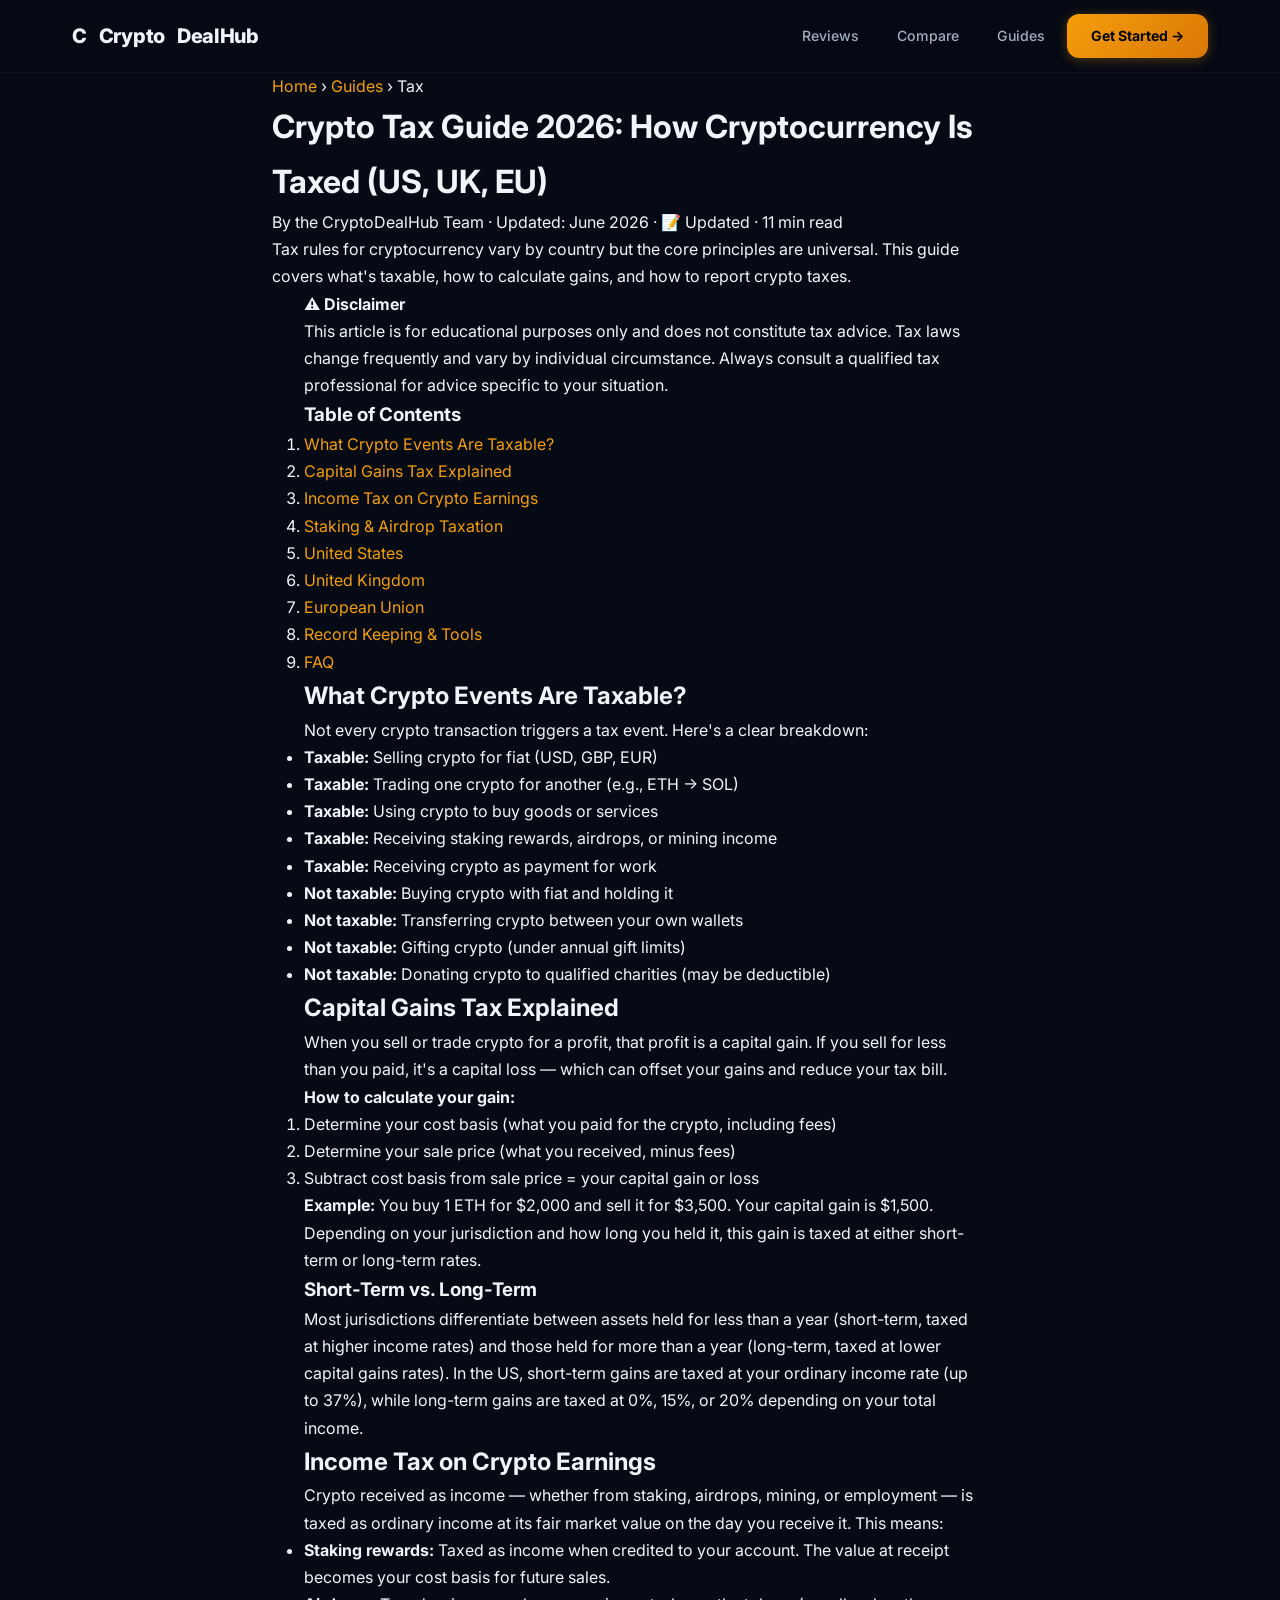
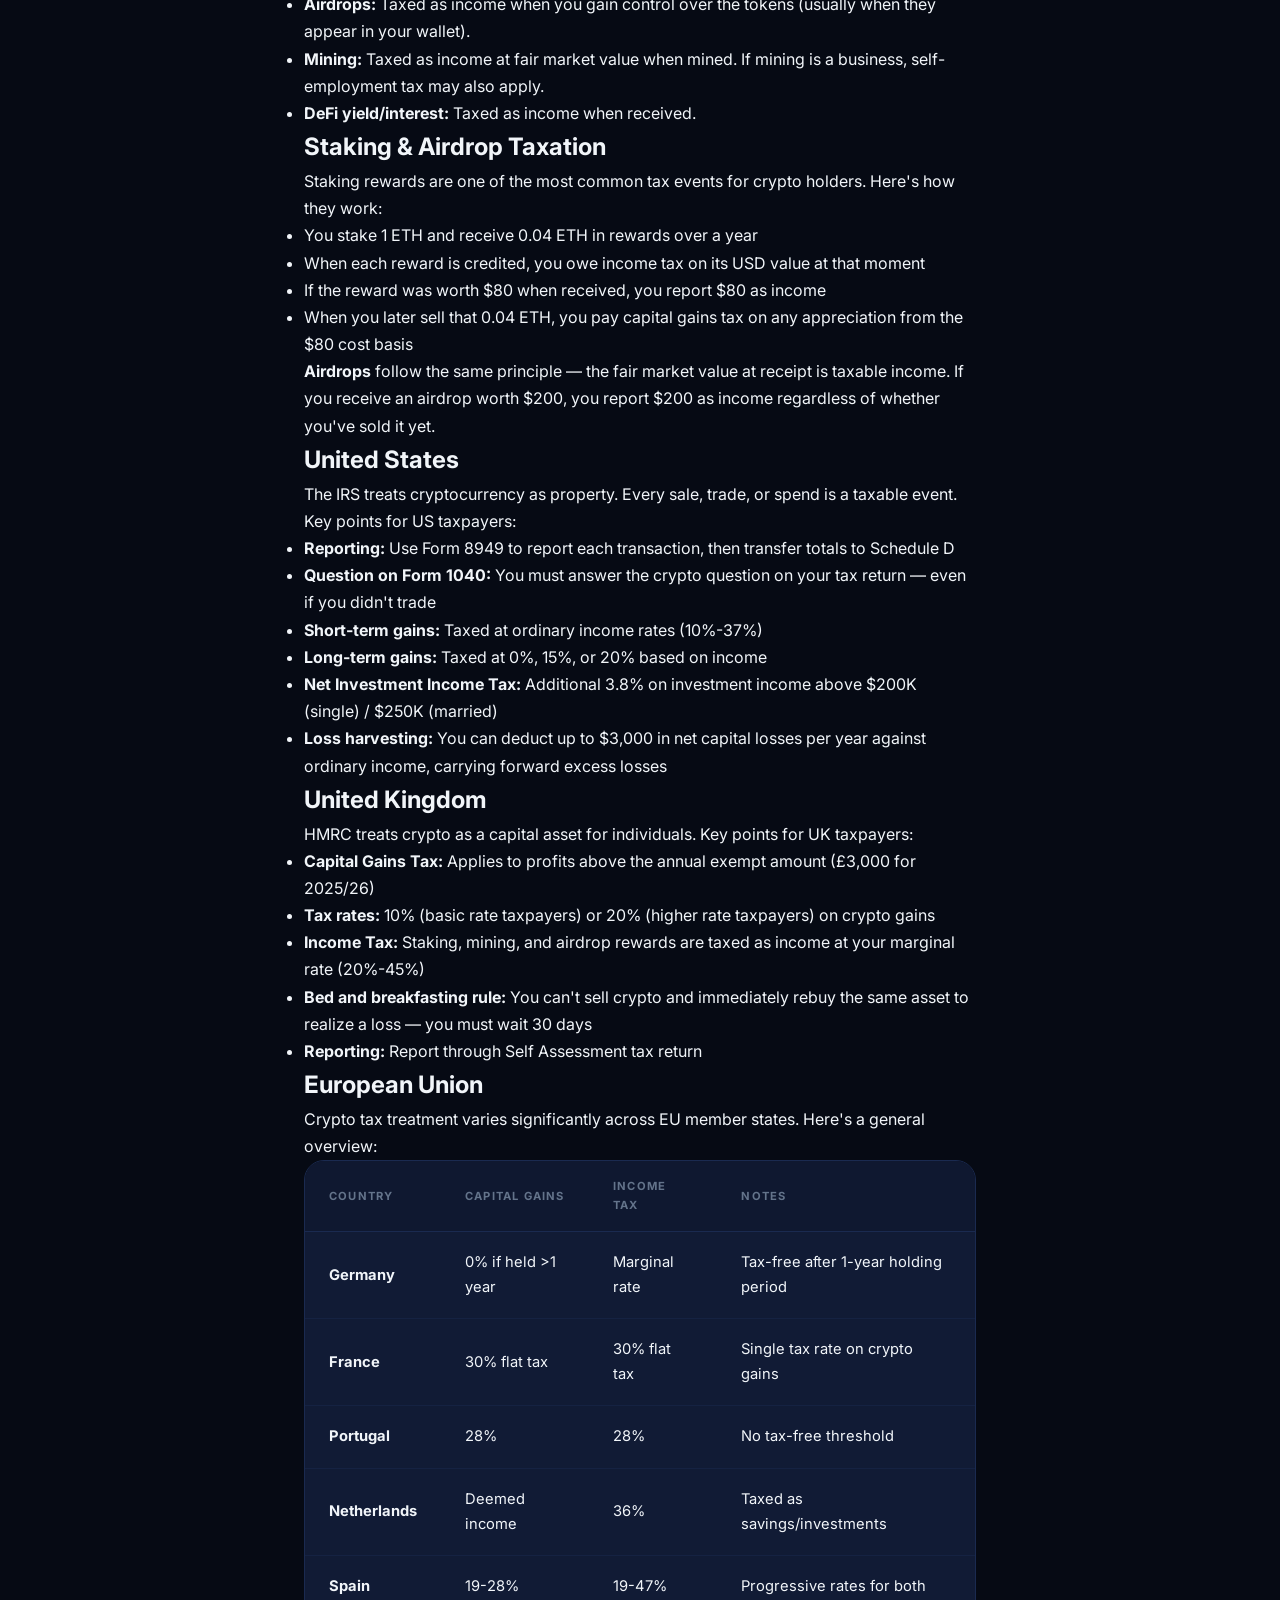
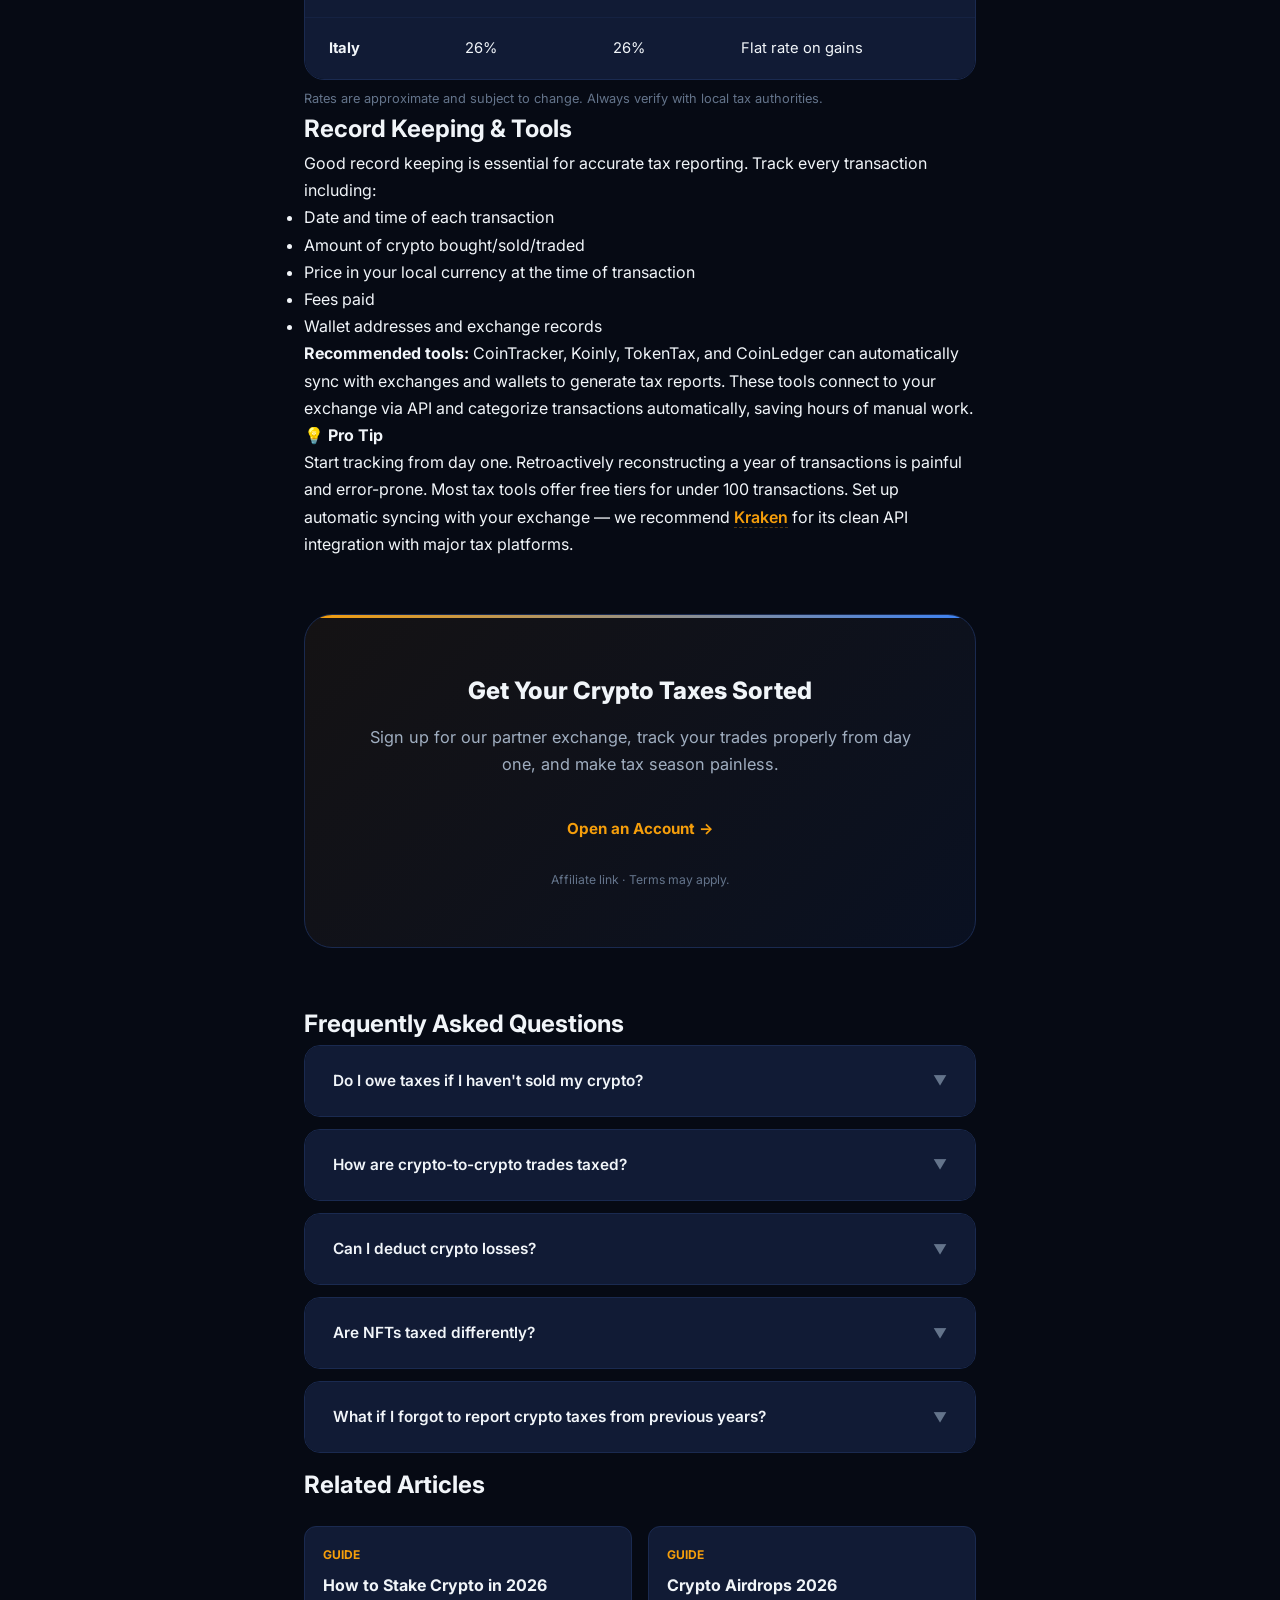
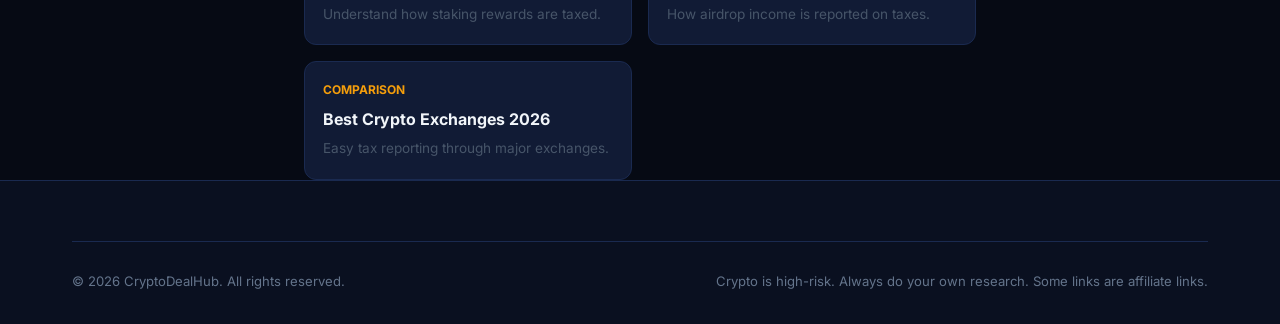
<file: article-5-crypto-tax.html>
<!DOCTYPE html>
<html lang="en">
<head>
    <meta charset="UTF-8">
    <meta name="viewport" content="width=device-width, initial-scale=1.0">
    <meta name="google-adsense-account" content="ca-pub-9643858193162328">
    <title>Crypto Tax Guide 2026: How Cryptocurrency Is Taxed (US, UK, EU)</title>
    <meta name="description" content="Tax rules for cryptocurrency vary by country but the core principles are universal. This guide covers what's taxable, how to calculate gains, and how to report crypto taxes.">
    <meta name="keywords" content="crypto tax 2026, cryptocurrency tax guide, crypto capital gains tax, crypto income tax, staking tax">
    <link rel="canonical" href="https://crypto-deal-hub.netlify.app/article-5-crypto-tax.html">
    <meta property="og:title" content="Crypto Tax Guide 2026: How Cryptocurrency Is Taxed (US, UK, EU)">
    <meta property="og:description" content="Tax rules for cryptocurrency vary by country but the core principles are universal. This guide covers what's taxable, how to calculate gains, and how to report crypto taxes.">
    <meta property="og:url" content="https://crypto-deal-hub.netlify.app/article-5-crypto-tax.html">
    <meta property="og:type" content="article">
    <meta name="twitter:card" content="summary_large_image">
    <link rel="preconnect" href="https://fonts.googleapis.com">
    <link href="https://fonts.googleapis.com/css2?family=Inter:wght@400;500;600;700;800;900&display=swap" rel="stylesheet">
    <link rel="stylesheet" href="/css/style.css">
    <script type="application/ld+json">
    {
        "@context": "https://schema.org",
        "@type": "Article",
        "headline": "Crypto Tax Guide 2026: How Cryptocurrency Is Taxed (US, UK, EU)",
        "description": "Tax rules for cryptocurrency vary by country but the core principles are universal. This guide covers what's taxable, how to calculate gains, and how to report crypto taxes.",
        "author": {"@type": "Organization", "name": "CryptoDealHub"},
        "publisher": {"@type": "Organization", "name": "CryptoDealHub"},
        "datePublished": "2026-06-14",
        "dateModified": "2026-06-14",
        "mainEntityOfPage": "https://crypto-deal-hub.netlify.app/article-5-crypto-tax.html"
    }
    </script>
</head>
<body>

<nav class="nav"><div class="wrap nav-inner"><a href="/" class="brand"><div class="brand-icon">C</div><span>Crypto</span>DealHub</a><div class="nav-links"><a href="/#reviews">Reviews</a><a href="/#compare">Compare</a><a href="/#guides">Guides</a><a href="https://stake.bet/?c=Playgood" class="nav-cta" target="_blank" rel="nofollow noopener">Get Started →</a></div></div></nav>

<header class="article-header">
    <div class="wrap-content">
        <div class="breadcrumb"><a href="/">Home</a> <span class="sep">›</span> <a href="/#guides">Guides</a> <span class="sep">›</span> Tax</div>
        <h1>Crypto Tax Guide 2026: <span class="highlight">How Cryptocurrency Is Taxed (US, UK, EU)</span></h1>
        <div class="article-meta">
            <span class="author">By the CryptoDealHub Team</span>
            <span class="divider">·</span>
            <span>Updated: June 2026</span>
            <span class="divider">·</span>
            <span class="tag">📝 Updated</span>
            <span class="divider">·</span>
            <span>11 min read</span>
        </div>
        <p>Tax rules for cryptocurrency vary by country but the core principles are universal. This guide covers what's taxable, how to calculate gains, and how to report crypto taxes.</p>
    </div>
</header>

<div class="content">
    <div class="wrap-content">

    <div class="wrap">

        <div class="warn-box">
            <h4>⚠️ Disclaimer</h4>
            <p>This article is for educational purposes only and does not constitute tax advice. Tax laws change frequently and vary by individual circumstance. Always consult a qualified tax professional for advice specific to your situation.</p>
        </div>

        <div class="toc">
            <h3>Table of Contents</h3>
            <ol>
                <li><a href="#taxable-events">What Crypto Events Are Taxable?</a></li>
                <li><a href="#capital-gains">Capital Gains Tax Explained</a></li>
                <li><a href="#income-tax">Income Tax on Crypto Earnings</a></li>
                <li><a href="#staking-tax">Staking & Airdrop Taxation</a></li>
                <li><a href="#us-guide">United States</a></li>
                <li><a href="#uk-guide">United Kingdom</a></li>
                <li><a href="#eu-guide">European Union</a></li>
                <li><a href="#record-keeping">Record Keeping & Tools</a></li>
                <li><a href="#faq">FAQ</a></li>
            </ol>
        </div>

        <h2 id="taxable-events">What Crypto Events Are Taxable?</h2>
        <p>Not every crypto transaction triggers a tax event. Here's a clear breakdown:</p>
        <ul>
            <li><strong>Taxable:</strong> Selling crypto for fiat (USD, GBP, EUR)</li>
            <li><strong>Taxable:</strong> Trading one crypto for another (e.g., ETH → SOL)</li>
            <li><strong>Taxable:</strong> Using crypto to buy goods or services</li>
            <li><strong>Taxable:</strong> Receiving staking rewards, airdrops, or mining income</li>
            <li><strong>Taxable:</strong> Receiving crypto as payment for work</li>
            <li><strong>Not taxable:</strong> Buying crypto with fiat and holding it</li>
            <li><strong>Not taxable:</strong> Transferring crypto between your own wallets</li>
            <li><strong>Not taxable:</strong> Gifting crypto (under annual gift limits)</li>
            <li><strong>Not taxable:</strong> Donating crypto to qualified charities (may be deductible)</li>
        </ul>

        <h2 id="capital-gains">Capital Gains Tax Explained</h2>
        <p>When you sell or trade crypto for a profit, that profit is a capital gain. If you sell for less than you paid, it's a capital loss — which can offset your gains and reduce your tax bill.</p>
        <p><strong>How to calculate your gain:</strong></p>
        <ol>
            <li>Determine your cost basis (what you paid for the crypto, including fees)</li>
            <li>Determine your sale price (what you received, minus fees)</li>
            <li>Subtract cost basis from sale price = your capital gain or loss</li>
        </ol>
        <p><strong>Example:</strong> You buy 1 ETH for $2,000 and sell it for $3,500. Your capital gain is $1,500. Depending on your jurisdiction and how long you held it, this gain is taxed at either short-term or long-term rates.</p>

        <h3>Short-Term vs. Long-Term</h3>
        <p>Most jurisdictions differentiate between assets held for less than a year (short-term, taxed at higher income rates) and those held for more than a year (long-term, taxed at lower capital gains rates). In the US, short-term gains are taxed at your ordinary income rate (up to 37%), while long-term gains are taxed at 0%, 15%, or 20% depending on your total income.</p>

        <h2 id="income-tax">Income Tax on Crypto Earnings</h2>
        <p>Crypto received as income — whether from staking, airdrops, mining, or employment — is taxed as ordinary income at its fair market value on the day you receive it. This means:</p>
        <ul>
            <li><strong>Staking rewards:</strong> Taxed as income when credited to your account. The value at receipt becomes your cost basis for future sales.</li>
            <li><strong>Airdrops:</strong> Taxed as income when you gain control over the tokens (usually when they appear in your wallet).</li>
            <li><strong>Mining:</strong> Taxed as income at fair market value when mined. If mining is a business, self-employment tax may also apply.</li>
            <li><strong>DeFi yield/interest:</strong> Taxed as income when received.</li>
        </ul>

        <h2 id="staking-tax">Staking & Airdrop Taxation</h2>
        <p>Staking rewards are one of the most common tax events for crypto holders. Here's how they work:</p>
        <ul>
            <li>You stake 1 ETH and receive 0.04 ETH in rewards over a year</li>
            <li>When each reward is credited, you owe income tax on its USD value at that moment</li>
            <li>If the reward was worth $80 when received, you report $80 as income</li>
            <li>When you later sell that 0.04 ETH, you pay capital gains tax on any appreciation from the $80 cost basis</li>
        </ul>
        <p><strong>Airdrops</strong> follow the same principle — the fair market value at receipt is taxable income. If you receive an airdrop worth $200, you report $200 as income regardless of whether you've sold it yet.</p>

        <h2 id="us-guide">United States</h2>
        <p>The IRS treats cryptocurrency as property. Every sale, trade, or spend is a taxable event. Key points for US taxpayers:</p>
        <ul>
            <li><strong>Reporting:</strong> Use Form 8949 to report each transaction, then transfer totals to Schedule D</li>
            <li><strong>Question on Form 1040:</strong> You must answer the crypto question on your tax return — even if you didn't trade</li>
            <li><strong>Short-term gains:</strong> Taxed at ordinary income rates (10%-37%)</li>
            <li><strong>Long-term gains:</strong> Taxed at 0%, 15%, or 20% based on income</li>
            <li><strong>Net Investment Income Tax:</strong> Additional 3.8% on investment income above $200K (single) / $250K (married)</li>
            <li><strong>Loss harvesting:</strong> You can deduct up to $3,000 in net capital losses per year against ordinary income, carrying forward excess losses</li>
        </ul>

        <h2 id="uk-guide">United Kingdom</h2>
        <p>HMRC treats crypto as a capital asset for individuals. Key points for UK taxpayers:</p>
        <ul>
            <li><strong>Capital Gains Tax:</strong> Applies to profits above the annual exempt amount (£3,000 for 2025/26)</li>
            <li><strong>Tax rates:</strong> 10% (basic rate taxpayers) or 20% (higher rate taxpayers) on crypto gains</li>
            <li><strong>Income Tax:</strong> Staking, mining, and airdrop rewards are taxed as income at your marginal rate (20%-45%)</li>
            <li><strong>Bed and breakfasting rule:</strong> You can't sell crypto and immediately rebuy the same asset to realize a loss — you must wait 30 days</li>
            <li><strong>Reporting:</strong> Report through Self Assessment tax return</li>
        </ul>

        <h2 id="eu-guide">European Union</h2>
        <p>Crypto tax treatment varies significantly across EU member states. Here's a general overview:</p>
        <div class="table-wrap">
            <table class="cmp-table">
                <thead><tr><th>Country</th><th>Capital Gains</th><th>Income Tax</th><th>Notes</th></tr></thead>
                <tbody>
                    <tr><td><strong>Germany</strong></td><td>0% if held >1 year</td><td>Marginal rate</td><td>Tax-free after 1-year holding period</td></tr>
                    <tr><td><strong>France</strong></td><td>30% flat tax</td><td>30% flat tax</td><td>Single tax rate on crypto gains</td></tr>
                    <tr><td><strong>Portugal</strong></td><td>28%</td><td>28%</td><td>No tax-free threshold</td></tr>
                    <tr><td><strong>Netherlands</strong></td><td>Deemed income</td><td>36%</td><td>Taxed as savings/investments</td></tr>
                    <tr><td><strong>Spain</strong></td><td>19-28%</td><td>19-47%</td><td>Progressive rates for both</td></tr>
                    <tr><td><strong>Italy</strong></td><td>26%</td><td>26%</td><td>Flat rate on gains</td></tr>
                </tbody>
            </table>
        </div>
        <p style="font-size:0.8rem;color:var(--text-muted);margin-top:8px">Rates are approximate and subject to change. Always verify with local tax authorities.</p>

        <h2 id="record-keeping">Record Keeping & Tools</h2>
        <p>Good record keeping is essential for accurate tax reporting. Track every transaction including:</p>
        <ul>
            <li>Date and time of each transaction</li>
            <li>Amount of crypto bought/sold/traded</li>
            <li>Price in your local currency at the time of transaction</li>
            <li>Fees paid</li>
            <li>Wallet addresses and exchange records</li>
        </ul>
        <p><strong>Recommended tools:</strong> CoinTracker, Koinly, TokenTax, and CoinLedger can automatically sync with exchanges and wallets to generate tax reports. These tools connect to your exchange via API and categorize transactions automatically, saving hours of manual work.</p>

        <div class="highlight-box">
            <h4>💡 Pro Tip</h4>
            <p>Start tracking from day one. Retroactively reconstructing a year of transactions is painful and error-prone. Most tax tools offer free tiers for under 100 transactions. Set up automatic syncing with your exchange — we recommend <a href="#" class="inline-link" target="_blank" rel="noopener">Kraken</a> for its clean API integration with major tax platforms.</p>
        </div>

        <div class="cta-box">
            <h3>Get Your Crypto Taxes Sorted</h3>
            <p>Sign up for our partner exchange, track your trades properly from day one, and make tax season painless.</p>
            <a href="#" class="btn" target="_blank" rel="noopener">Open an Account →</a>
            <div class="disc">Affiliate link · Terms may apply.</div>
        </div>

        <h2 id="faq">Frequently Asked Questions</h2>
        <div class="faq-list">
            <div class="faq-item" onclick="this.classList.toggle('open')">
                <div class="faq-q">Do I owe taxes if I haven't sold my crypto?<span class="arrow">▼</span></div>
                <div class="faq-a"><div class="faq-a-inner">No. Simply buying and holding cryptocurrency is not a taxable event. You only owe taxes when you sell, trade, spend, or earn crypto. However, staking rewards and airdrops received while holding are taxable as income even if you haven't sold anything.</div></div>
            </div>
            <div class="faq-item" onclick="this.classList.toggle('open')">
                <div class="faq-q">How are crypto-to-crypto trades taxed?<span class="arrow">▼</span></div>
                <div class="faq-a"><div class="faq-a-inner">In most jurisdictions, trading one crypto for another (e.g., ETH → SOL) is a taxable event. You're deemed to have "sold" the ETH at its fair market value and "bought" the SOL at that same value. If the ETH had appreciated since you bought it, you owe capital gains tax on the profit.</div></div>
            </div>
            <div class="faq-item" onclick="this.classList.toggle('open')">
                <div class="faq-q">Can I deduct crypto losses?<span class="arrow">▼</span></div>
                <div class="faq-a"><div class="faq-a-inner">Yes, in most jurisdictions. Capital losses can offset capital gains. In the US, you can deduct up to $3,000 in net losses against ordinary income per year, carrying forward excess losses to future years. The UK allows losses to offset gains but requires them to be reported within 4 years.</div></div>
            </div>
            <div class="faq-item" onclick="this.classList.toggle('open')">
                <div class="faq-q">Are NFTs taxed differently?<span class="arrow">▼</span></div>
                <div class="faq-a"><div class="faq-a-inner">NFTs are generally treated the same as other crypto assets for tax purposes. Buying an NFT with crypto is a taxable disposal of that crypto. Selling an NFT for a profit triggers capital gains tax. Creating and selling NFTs may be treated as business income. The specific treatment varies by jurisdiction.</div></div>
            </div>
            <div class="faq-item" onclick="this.classList.toggle('open')">
                <div class="faq-q">What if I forgot to report crypto taxes from previous years?<span class="arrow">▼</span></div>
                <div class="faq-a"><div class="faq-a-inner">File amended returns as soon as possible. In the US, use Form 1040-X. The IRS has generally been more lenient with voluntary corrections than with discovered non-compliance. Many tax professionals recommend proactive disclosure to minimize penalties. Consult a tax professional for your specific situation.</div></div>
            </div>
        </div>

        <h2>Related Articles</h2>
        <div style="display:grid;grid-template-columns:repeat(auto-fill,minmax(240px,1fr));gap:16px;margin:20px 0 0">
            <a href="article-2-staking-guide.html" style="background:var(--card);border:1px solid var(--border);border-radius:var(--radius);padding:18px;text-decoration:none">
                <div style="font-size:0.75rem;color:var(--accent);font-weight:700;margin-bottom:6px">GUIDE</div>
                <div style="font-weight:700;color:var(--text);margin-bottom:4px">How to Stake Crypto in 2026</div>
                <div style="font-size:0.85rem;color:var(--text-dim)">Understand how staking rewards are taxed.</div>
            </a>
            <a href="article-4-airdrops.html" style="background:var(--card);border:1px solid var(--border);border-radius:var(--radius);padding:18px;text-decoration:none">
                <div style="font-size:0.75rem;color:var(--accent);font-weight:700;margin-bottom:6px">GUIDE</div>
                <div style="font-weight:700;color:var(--text);margin-bottom:4px">Crypto Airdrops 2026</div>
                <div style="font-size:0.85rem;color:var(--text-dim)">How airdrop income is reported on taxes.</div>
            </a>
            <a href="article-1-best-exchanges.html" style="background:var(--card);border:1px solid var(--border);border-radius:var(--radius);padding:18px;text-decoration:none">
                <div style="font-size:0.75rem;color:var(--accent);font-weight:700;margin-bottom:6px">COMPARISON</div>
                <div style="font-weight:700;color:var(--text);margin-bottom:4px">Best Crypto Exchanges 2026</div>
                <div style="font-size:0.85rem;color:var(--text-dim)">Easy tax reporting through major exchanges.</div>
            </a>
        </div>

    </div>

    </div>
</div>

<footer><div class="wrap"><div class="foot-bottom"><span>&copy; 2026 CryptoDealHub. All rights reserved.</span><span>Crypto is high-risk. Always do your own research. Some links are affiliate links.</span></div></div></footer>

<button class="scroll-top" id="scrollTop" onclick="window.scrollTo({top:0,behavior:'smooth'})">↑</button>
<script>window.addEventListener('scroll',function(){document.getElementById('scrollTop').classList.toggle('visible',window.scrollY>600);});</script>

</body>
</html>
</file>
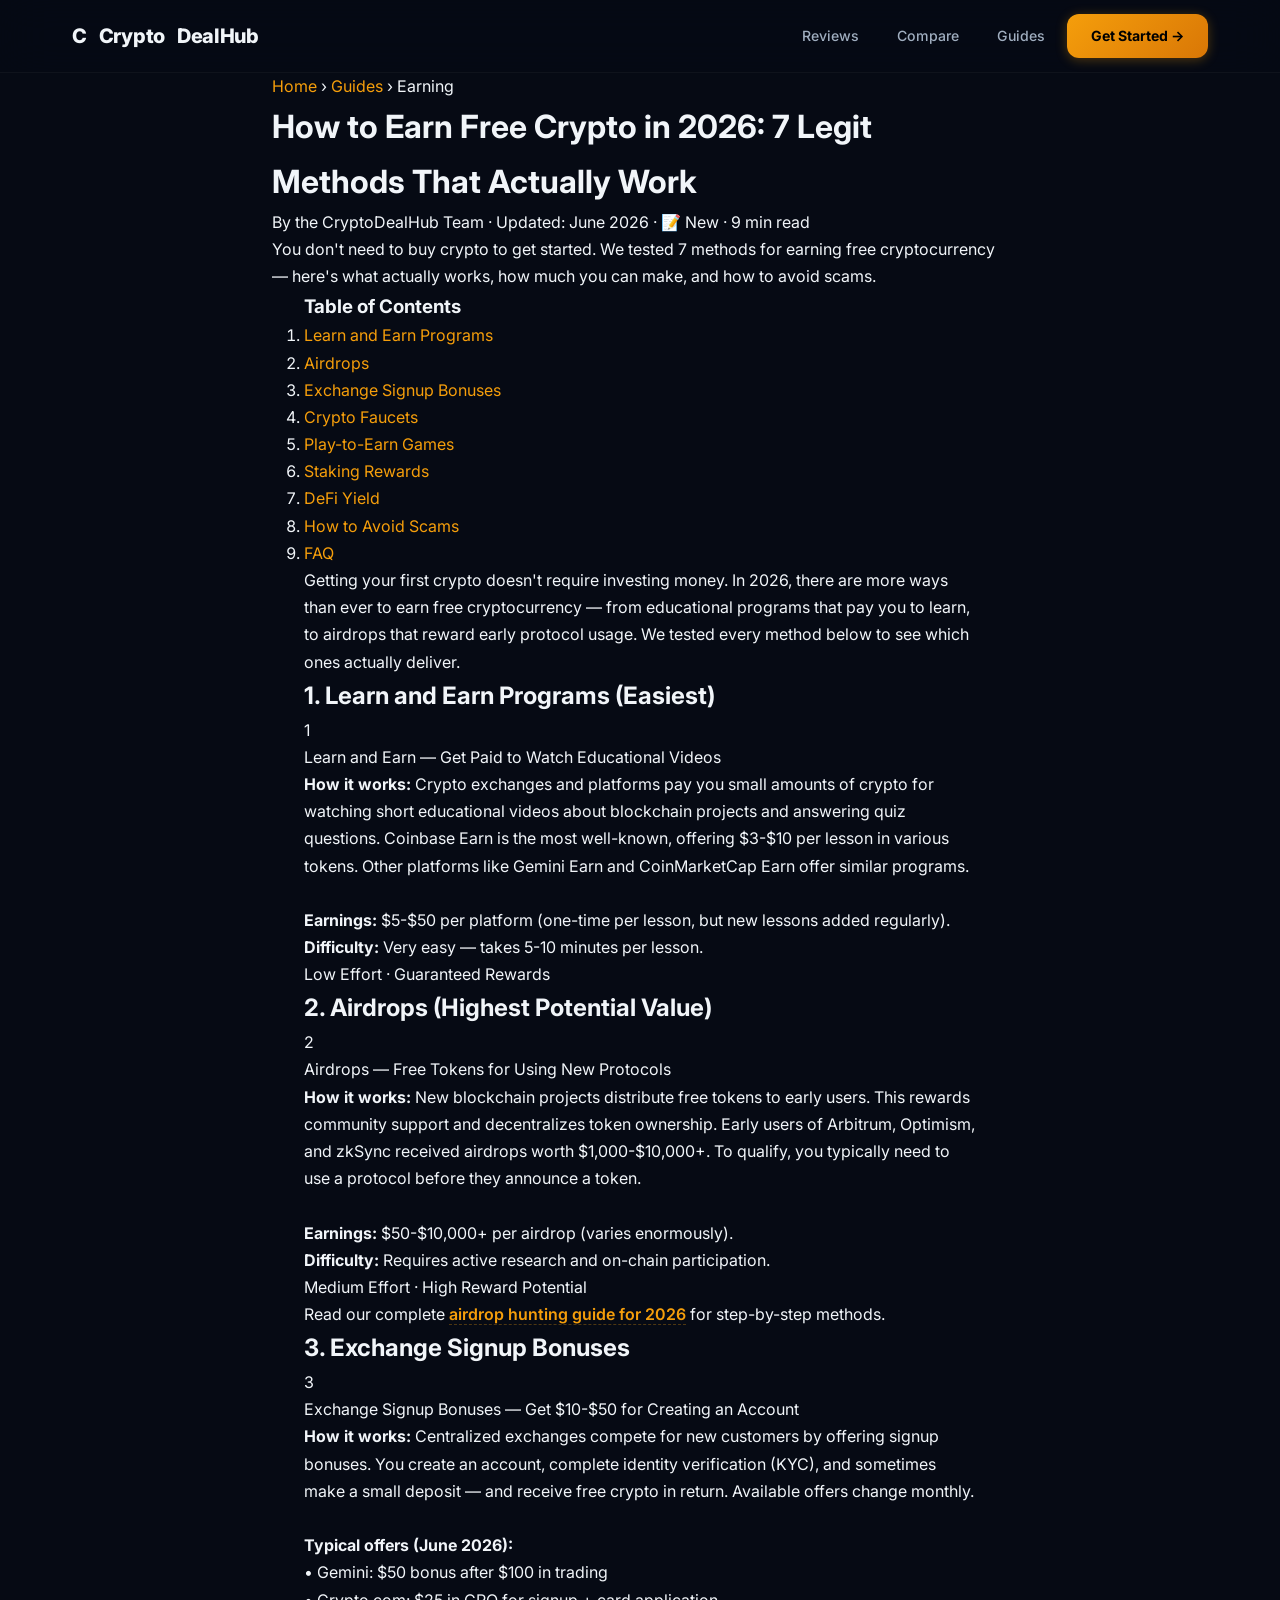
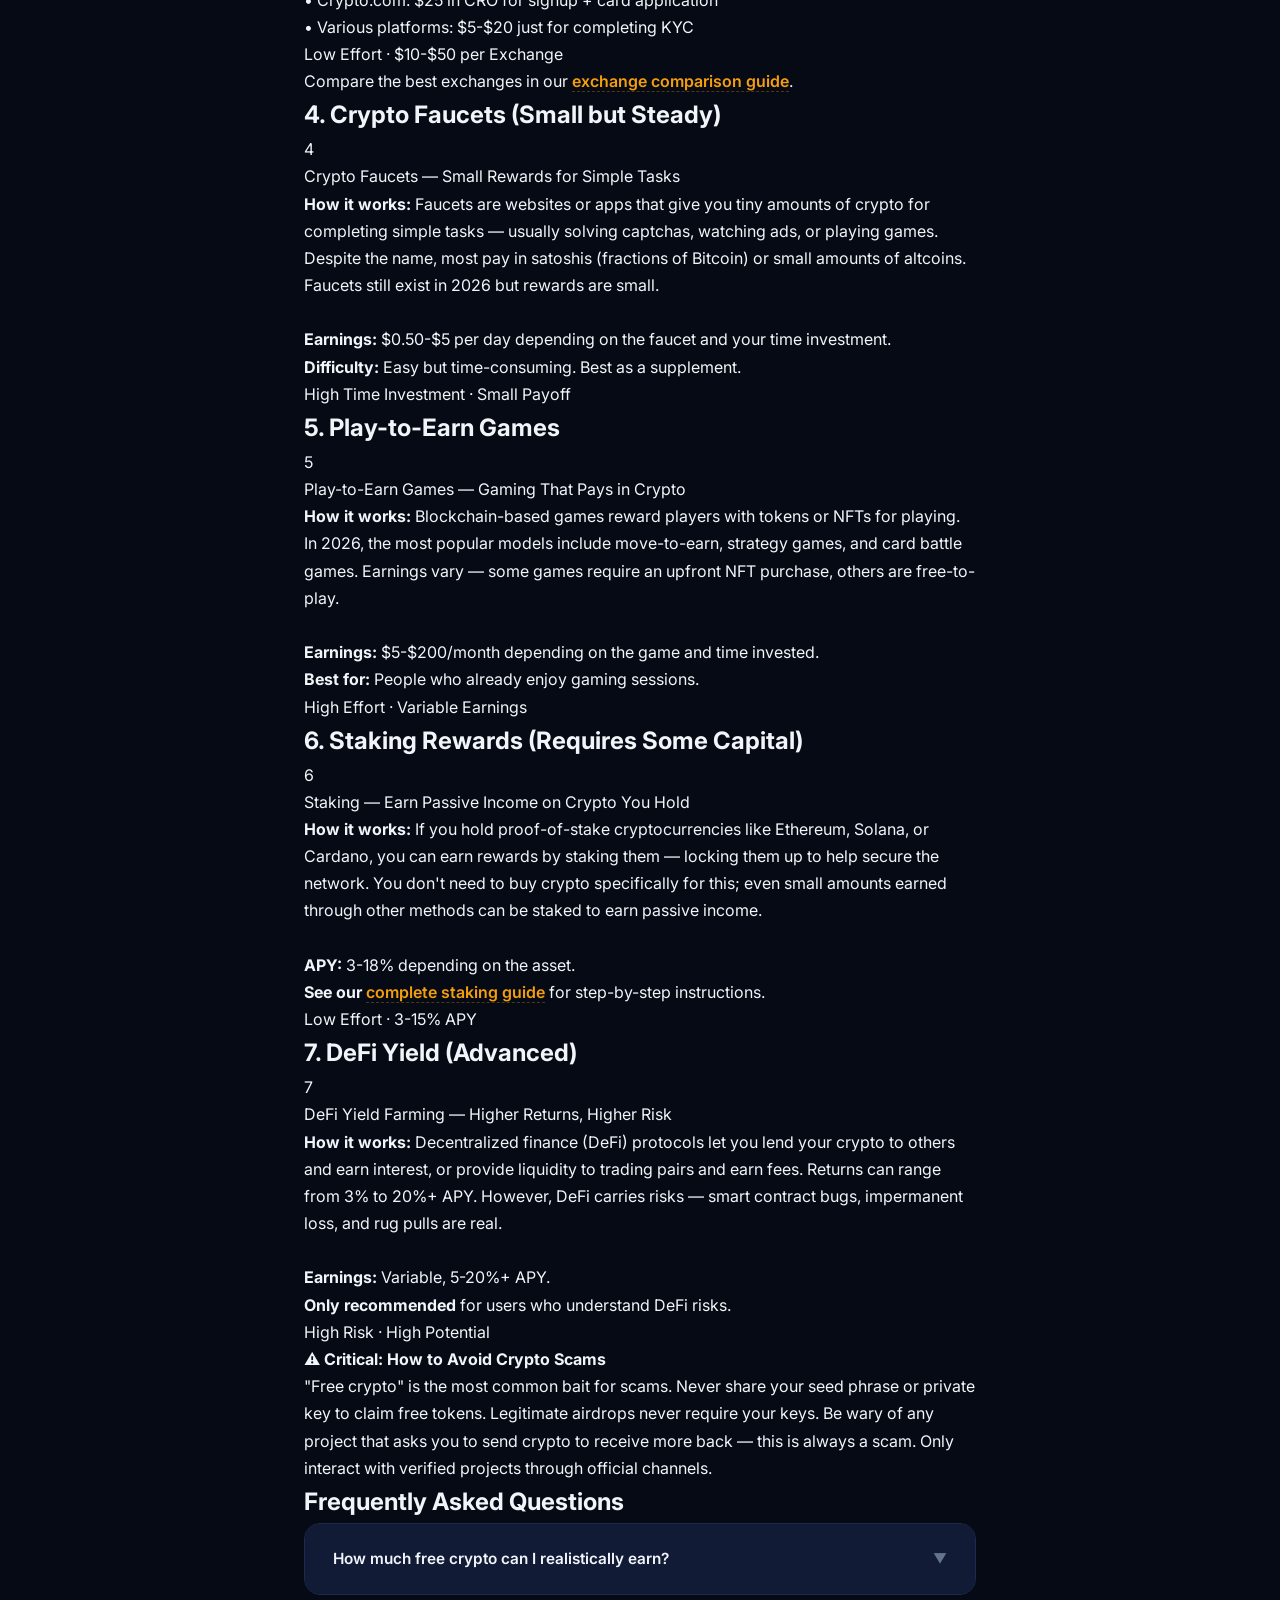
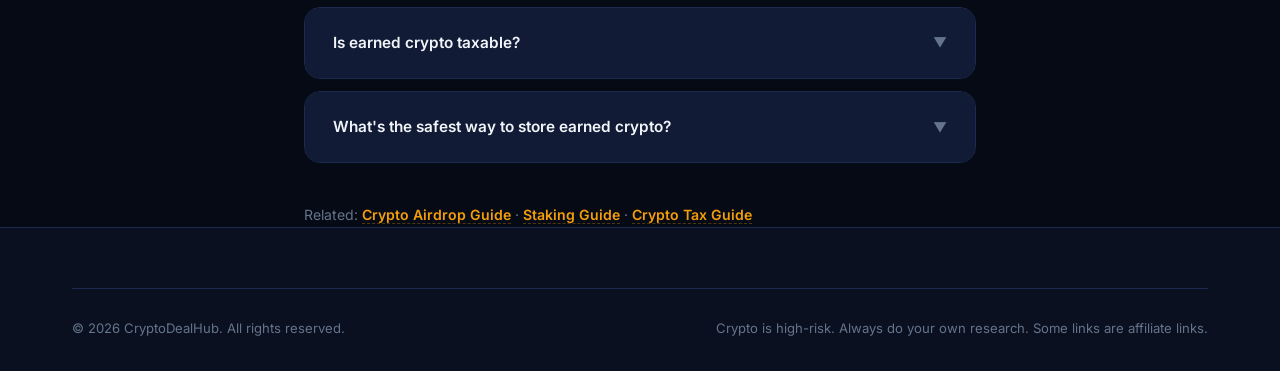
<file: article-7-earn-free-crypto.html>
<!DOCTYPE html>
<html lang="en">
<head>
    <meta charset="UTF-8">
    <meta name="viewport" content="width=device-width, initial-scale=1.0">
    <meta name="google-adsense-account" content="ca-pub-9643858193162328">
    <title>How to Earn Free Crypto in 2026: 7 Legit Methods That Actually Work</title>
    <meta name="description" content="You don't need to buy crypto to get started. We tested 7 methods for earning free cryptocurrency — here's what actually works, how much you can make, and how to avoid scams.">
    <meta name="keywords" content="earn free crypto 2026, free crypto methods, crypto faucet 2026, learn and earn crypto">
    <link rel="canonical" href="https://crypto-deal-hub.netlify.app/article-7-earn-free-crypto.html">
    <meta property="og:title" content="How to Earn Free Crypto in 2026: 7 Legit Methods That Actually Work">
    <meta property="og:description" content="You don't need to buy crypto to get started. We tested 7 methods for earning free cryptocurrency — here's what actually works, how much you can make, and how to avoid scams.">
    <meta property="og:url" content="https://crypto-deal-hub.netlify.app/article-7-earn-free-crypto.html">
    <meta property="og:type" content="article">
    <meta name="twitter:card" content="summary_large_image">
    <link rel="preconnect" href="https://fonts.googleapis.com">
    <link href="https://fonts.googleapis.com/css2?family=Inter:wght@400;500;600;700;800;900&display=swap" rel="stylesheet">
    <link rel="stylesheet" href="/css/style.css">
    <script type="application/ld+json">
    {
        "@context": "https://schema.org",
        "@type": "Article",
        "headline": "How to Earn Free Crypto in 2026: 7 Legit Methods That Actually Work",
        "description": "You don't need to buy crypto to get started. We tested 7 methods for earning free cryptocurrency — here's what actually works, how much you can make, and how to avoid scams.",
        "author": {"@type": "Organization", "name": "CryptoDealHub"},
        "publisher": {"@type": "Organization", "name": "CryptoDealHub"},
        "datePublished": "2026-06-14",
        "dateModified": "2026-06-14",
        "mainEntityOfPage": "https://crypto-deal-hub.netlify.app/article-7-earn-free-crypto.html"
    }
    </script>
</head>
<body>

<nav class="nav"><div class="wrap nav-inner"><a href="/" class="brand"><div class="brand-icon">C</div><span>Crypto</span>DealHub</a><div class="nav-links"><a href="/#reviews">Reviews</a><a href="/#compare">Compare</a><a href="/#guides">Guides</a><a href="https://stake.bet/?c=Playgood" class="nav-cta" target="_blank" rel="nofollow noopener">Get Started →</a></div></div></nav>

<header class="article-header">
    <div class="wrap-content">
        <div class="breadcrumb"><a href="/">Home</a> <span class="sep">›</span> <a href="/#guides">Guides</a> <span class="sep">›</span> Earning</div>
        <h1>How to Earn Free Crypto in 2026: <span class="highlight">7 Legit Methods That Actually Work</span></h1>
        <div class="article-meta">
            <span class="author">By the CryptoDealHub Team</span>
            <span class="divider">·</span>
            <span>Updated: June 2026</span>
            <span class="divider">·</span>
            <span class="tag">📝 New</span>
            <span class="divider">·</span>
            <span>9 min read</span>
        </div>
        <p>You don't need to buy crypto to get started. We tested 7 methods for earning free cryptocurrency — here's what actually works, how much you can make, and how to avoid scams.</p>
    </div>
</header>

<div class="content">
    <div class="wrap-content">

    <div class="wrap">

        <div class="toc">
            <h3>Table of Contents</h3>
            <ol>
                <li><a href="#method-1">Learn and Earn Programs</a></li>
                <li><a href="#method-2">Airdrops</a></li>
                <li><a href="#method-3">Exchange Signup Bonuses</a></li>
                <li><a href="#method-4">Crypto Faucets</a></li>
                <li><a href="#method-5">Play-to-Earn Games</a></li>
                <li><a href="#method-6">Staking Rewards</a></li>
                <li><a href="#method-7">DeFi Yield</a></li>
                <li><a href="#scams">How to Avoid Scams</a></li>
                <li><a href="#faq">FAQ</a></li>
            </ol>
        </div>

        <p>Getting your first crypto doesn't require investing money. In 2026, there are more ways than ever to earn free cryptocurrency — from educational programs that pay you to learn, to airdrops that reward early protocol usage. We tested every method below to see which ones actually deliver.</p>

        <h2 id="method-1">1. Learn and Earn Programs (Easiest)</h2>
        <div class="method-box">
            <div class="mb-header"><div class="mb-num">1</div><div class="mb-title">Learn and Earn — Get Paid to Watch Educational Videos</div></div>
            <div class="mb-desc"><strong>How it works:</strong> Crypto exchanges and platforms pay you small amounts of crypto for watching short educational videos about blockchain projects and answering quiz questions. Coinbase Earn is the most well-known, offering $3-$10 per lesson in various tokens. Other platforms like Gemini Earn and CoinMarketCap Earn offer similar programs.<br><br><strong>Earnings:</strong> $5-$50 per platform (one-time per lesson, but new lessons added regularly).<br><strong>Difficulty:</strong> Very easy — takes 5-10 minutes per lesson.</div>
            <span class="mb-effort eff-low">Low Effort · Guaranteed Rewards</span>
        </div>

        <h2 id="method-2">2. Airdrops (Highest Potential Value)</h2>
        <div class="method-box">
            <div class="mb-header"><div class="mb-num">2</div><div class="mb-title">Airdrops — Free Tokens for Using New Protocols</div></div>
            <div class="mb-desc"><strong>How it works:</strong> New blockchain projects distribute free tokens to early users. This rewards community support and decentralizes token ownership. Early users of Arbitrum, Optimism, and zkSync received airdrops worth $1,000-$10,000+. To qualify, you typically need to use a protocol before they announce a token.<br><br><strong>Earnings:</strong> $50-$10,000+ per airdrop (varies enormously).<br><strong>Difficulty:</strong> Requires active research and on-chain participation.</div>
            <span class="mb-effort eff-med">Medium Effort · High Reward Potential</span>
        </div>
        <p>Read our complete <a href="/article-4-airdrops.html" class="inline-link">airdrop hunting guide for 2026</a> for step-by-step methods.</p>

        <h2 id="method-3">3. Exchange Signup Bonuses</h2>
        <div class="method-box">
            <div class="mb-header"><div class="mb-num">3</div><div class="mb-title">Exchange Signup Bonuses — Get $10-$50 for Creating an Account</div></div>
            <div class="mb-desc"><strong>How it works:</strong> Centralized exchanges compete for new customers by offering signup bonuses. You create an account, complete identity verification (KYC), and sometimes make a small deposit — and receive free crypto in return. Available offers change monthly.<br><br><strong>Typical offers (June 2026):</strong><br>• Gemini: $50 bonus after $100 in trading<br>• Crypto.com: $25 in CRO for signup + card application<br>• Various platforms: $5-$20 just for completing KYC</div>
            <span class="mb-effort eff-low">Low Effort · $10-$50 per Exchange</span>
        </div>
        <p>Compare the best exchanges in our <a href="/article-1-best-exchanges.html" class="inline-link">exchange comparison guide</a>.</p>

        <h2 id="method-4">4. Crypto Faucets (Small but Steady)</h2>
        <div class="method-box">
            <div class="mb-header"><div class="mb-num">4</div><div class="mb-title">Crypto Faucets — Small Rewards for Simple Tasks</div></div>
            <div class="mb-desc"><strong>How it works:</strong> Faucets are websites or apps that give you tiny amounts of crypto for completing simple tasks — usually solving captchas, watching ads, or playing games. Despite the name, most pay in satoshis (fractions of Bitcoin) or small amounts of altcoins. Faucets still exist in 2026 but rewards are small.<br><br><strong>Earnings:</strong> $0.50-$5 per day depending on the faucet and your time investment.<br><strong>Difficulty:</strong> Easy but time-consuming. Best as a supplement.</div>
            <span class="mb-effort eff-med">High Time Investment · Small Payoff</span>
        </div>

        <h2 id="method-5">5. Play-to-Earn Games</h2>
        <div class="method-box">
            <div class="mb-header"><div class="mb-num">5</div><div class="mb-title">Play-to-Earn Games — Gaming That Pays in Crypto</div></div>
            <div class="mb-desc"><strong>How it works:</strong> Blockchain-based games reward players with tokens or NFTs for playing. In 2026, the most popular models include move-to-earn, strategy games, and card battle games. Earnings vary — some games require an upfront NFT purchase, others are free-to-play.<br><br><strong>Earnings:</strong> $5-$200/month depending on the game and time invested.<br><strong>Best for:</strong> People who already enjoy gaming sessions.</div>
            <span class="mb-effort eff-high">High Effort · Variable Earnings</span>
        </div>

        <h2 id="method-6">6. Staking Rewards (Requires Some Capital)</h2>
        <div class="method-box">
            <div class="mb-header"><div class="mb-num">6</div><div class="mb-title">Staking — Earn Passive Income on Crypto You Hold</div></div>
            <div class="mb-desc"><strong>How it works:</strong> If you hold proof-of-stake cryptocurrencies like Ethereum, Solana, or Cardano, you can earn rewards by staking them — locking them up to help secure the network. You don't need to buy crypto specifically for this; even small amounts earned through other methods can be staked to earn passive income.<br><br><strong>APY:</strong> 3-18% depending on the asset.<br><strong>See our</strong> <a href="/article-2-staking-guide.html" class="inline-link">complete staking guide</a> for step-by-step instructions.</div>
            <span class="mb-effort eff-low">Low Effort · 3-15% APY</span>
        </div>

        <h2 id="method-7">7. DeFi Yield (Advanced)</h2>
        <div class="method-box">
            <div class="mb-header"><div class="mb-num">7</div><div class="mb-title">DeFi Yield Farming — Higher Returns, Higher Risk</div></div>
            <div class="mb-desc"><strong>How it works:</strong> Decentralized finance (DeFi) protocols let you lend your crypto to others and earn interest, or provide liquidity to trading pairs and earn fees. Returns can range from 3% to 20%+ APY. However, DeFi carries risks — smart contract bugs, impermanent loss, and rug pulls are real.<br><br><strong>Earnings:</strong> Variable, 5-20%+ APY.<br><strong>Only recommended</strong> for users who understand DeFi risks.</div>
            <span class="mb-effort eff-high">High Risk · High Potential</span>
        </div>

        <div class="warn-box">
            <h4>⚠️ Critical: How to Avoid Crypto Scams</h4>
            <p>"Free crypto" is the most common bait for scams. Never share your seed phrase or private key to claim free tokens. Legitimate airdrops never require your keys. Be wary of any project that asks you to send crypto to receive more back — this is always a scam. Only interact with verified projects through official channels.</p>
        </div>

        <h2 id="faq">Frequently Asked Questions</h2>
        <div class="faq-list">
            <div class="faq-item" onclick="this.classList.toggle('open')">
                <div class="faq-q">How much free crypto can I realistically earn?<span class="arrow">▼</span></div>
                <div class="faq-a"><div class="faq-a-inner">For a beginner spending 30-60 minutes a day: $50-$400/month is realistic from a combination of learn-and-earn, signup bonuses, and consistent faucet use. Airdrops can add significant one-time value ($100-$1,000+) but require research and active participation. Staking rewards depend on how much capital you have.</div></div>
            </div>
            <div class="faq-item" onclick="this.classList.toggle('open')">
                <div class="faq-q">Is earned crypto taxable?<span class="arrow">▼</span></div>
                <div class="faq-a"><div class="faq-a-inner">In most jurisdictions, yes. Airdrops, learn-and-earn rewards, and faucet earnings are taxed as ordinary income at their fair market value when you receive them. When you later sell, you'll also owe capital gains tax on any appreciation. See our <a href="/article-5-crypto-tax.html" class="inline-link">crypto tax guide</a> for details.</div></div>
            </div>
            <div class="faq-item" onclick="this.classList.toggle('open')">
                <div class="faq-q">What's the safest way to store earned crypto?<span class="arrow">▼</span></div>
                <div class="faq-a"><div class="faq-a-inner">For small amounts, keeping crypto on the earning platform is fine. For anything significant, transfer to a self-custody wallet — we recommend a hardware wallet like <a href="/article-3-wallets.html" class="inline-link">Ledger</a> for larger balances, or MetaMask/Trust Wallet for smaller amounts. Always backup your seed phrase securely.</div></div>
            </div>
        </div>

        <p style="margin-top:40px;font-size:0.88rem;color:var(--text-muted);">Related: <a href="/article-4-airdrops.html" class="inline-link">Crypto Airdrop Guide</a> · <a href="/article-2-staking-guide.html" class="inline-link">Staking Guide</a> · <a href="/article-5-crypto-tax.html" class="inline-link">Crypto Tax Guide</a></p>

    </div>

    </div>
</div>

<footer><div class="wrap"><div class="foot-bottom"><span>&copy; 2026 CryptoDealHub. All rights reserved.</span><span>Crypto is high-risk. Always do your own research. Some links are affiliate links.</span></div></div></footer>

<button class="scroll-top" id="scrollTop" onclick="window.scrollTo({top:0,behavior:'smooth'})">↑</button>
<script>window.addEventListener('scroll',function(){document.getElementById('scrollTop').classList.toggle('visible',window.scrollY>600);});</script>

</body>
</html>
</file>
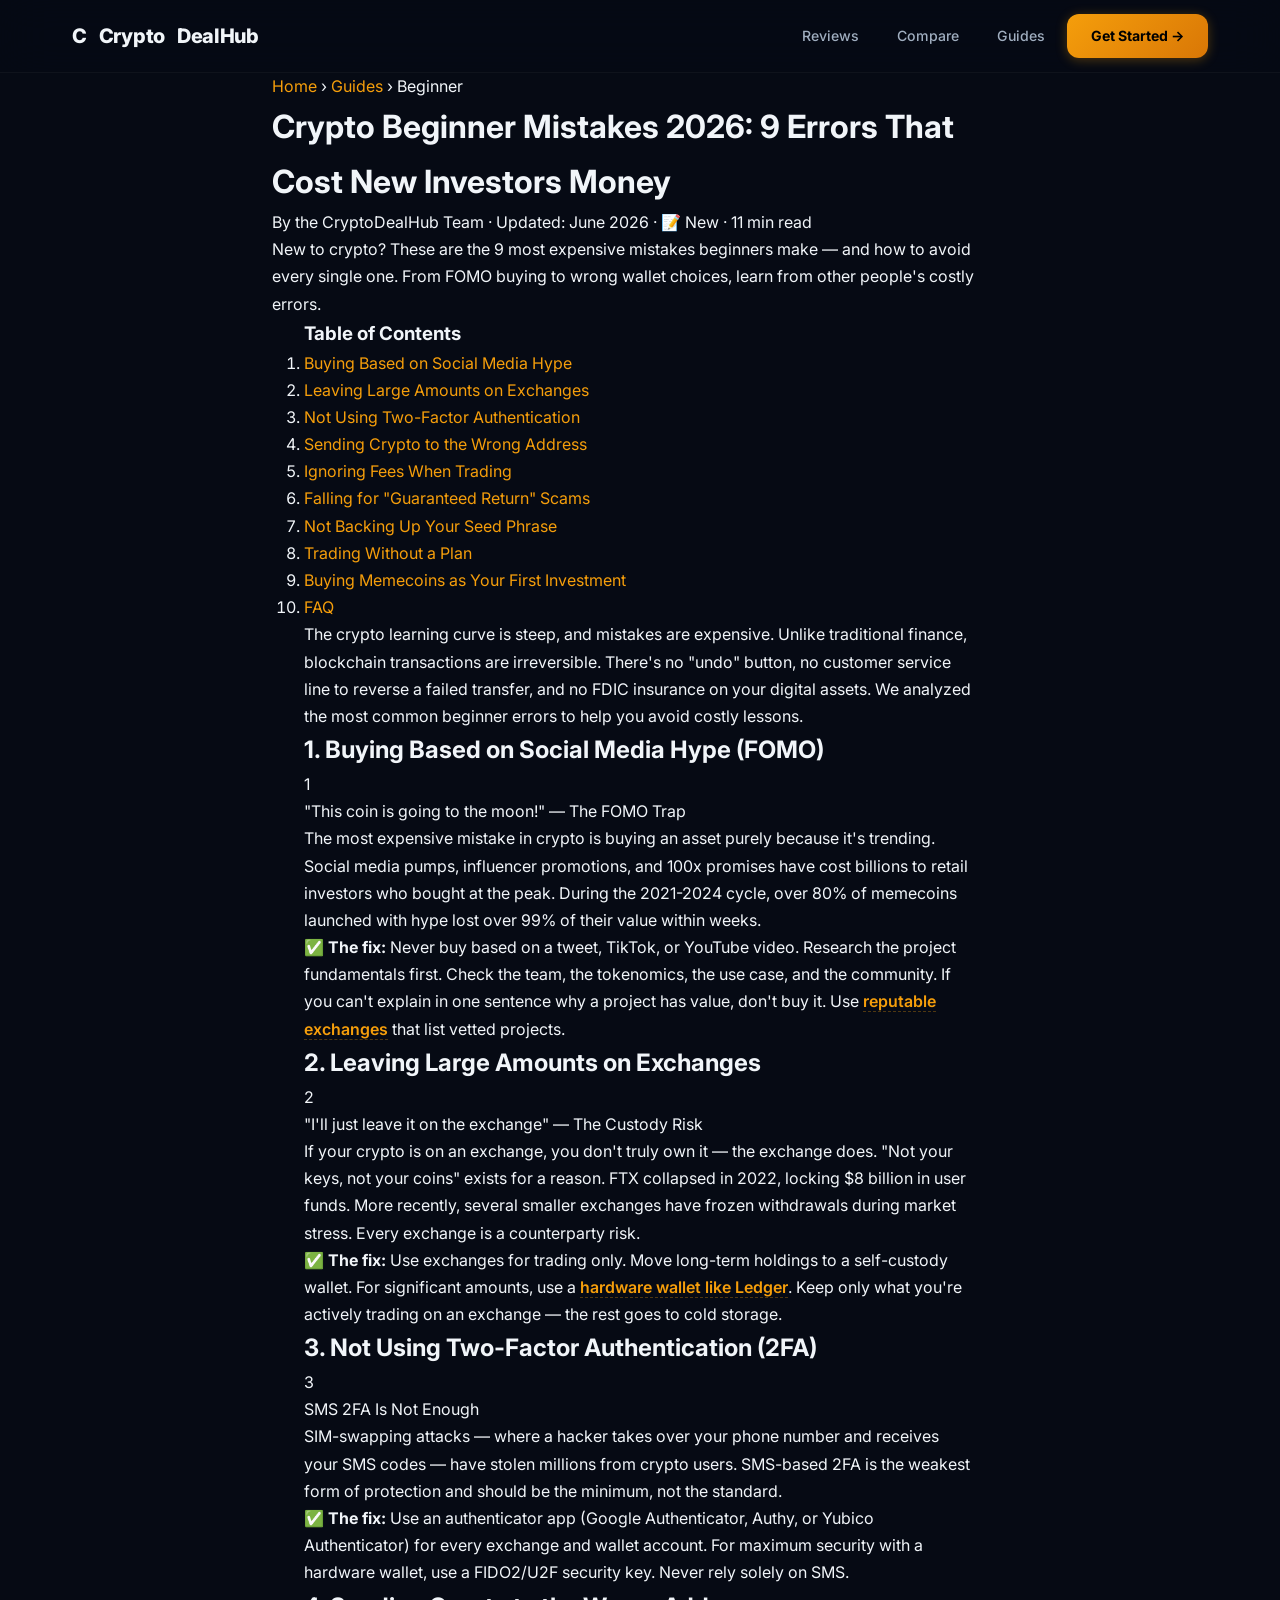
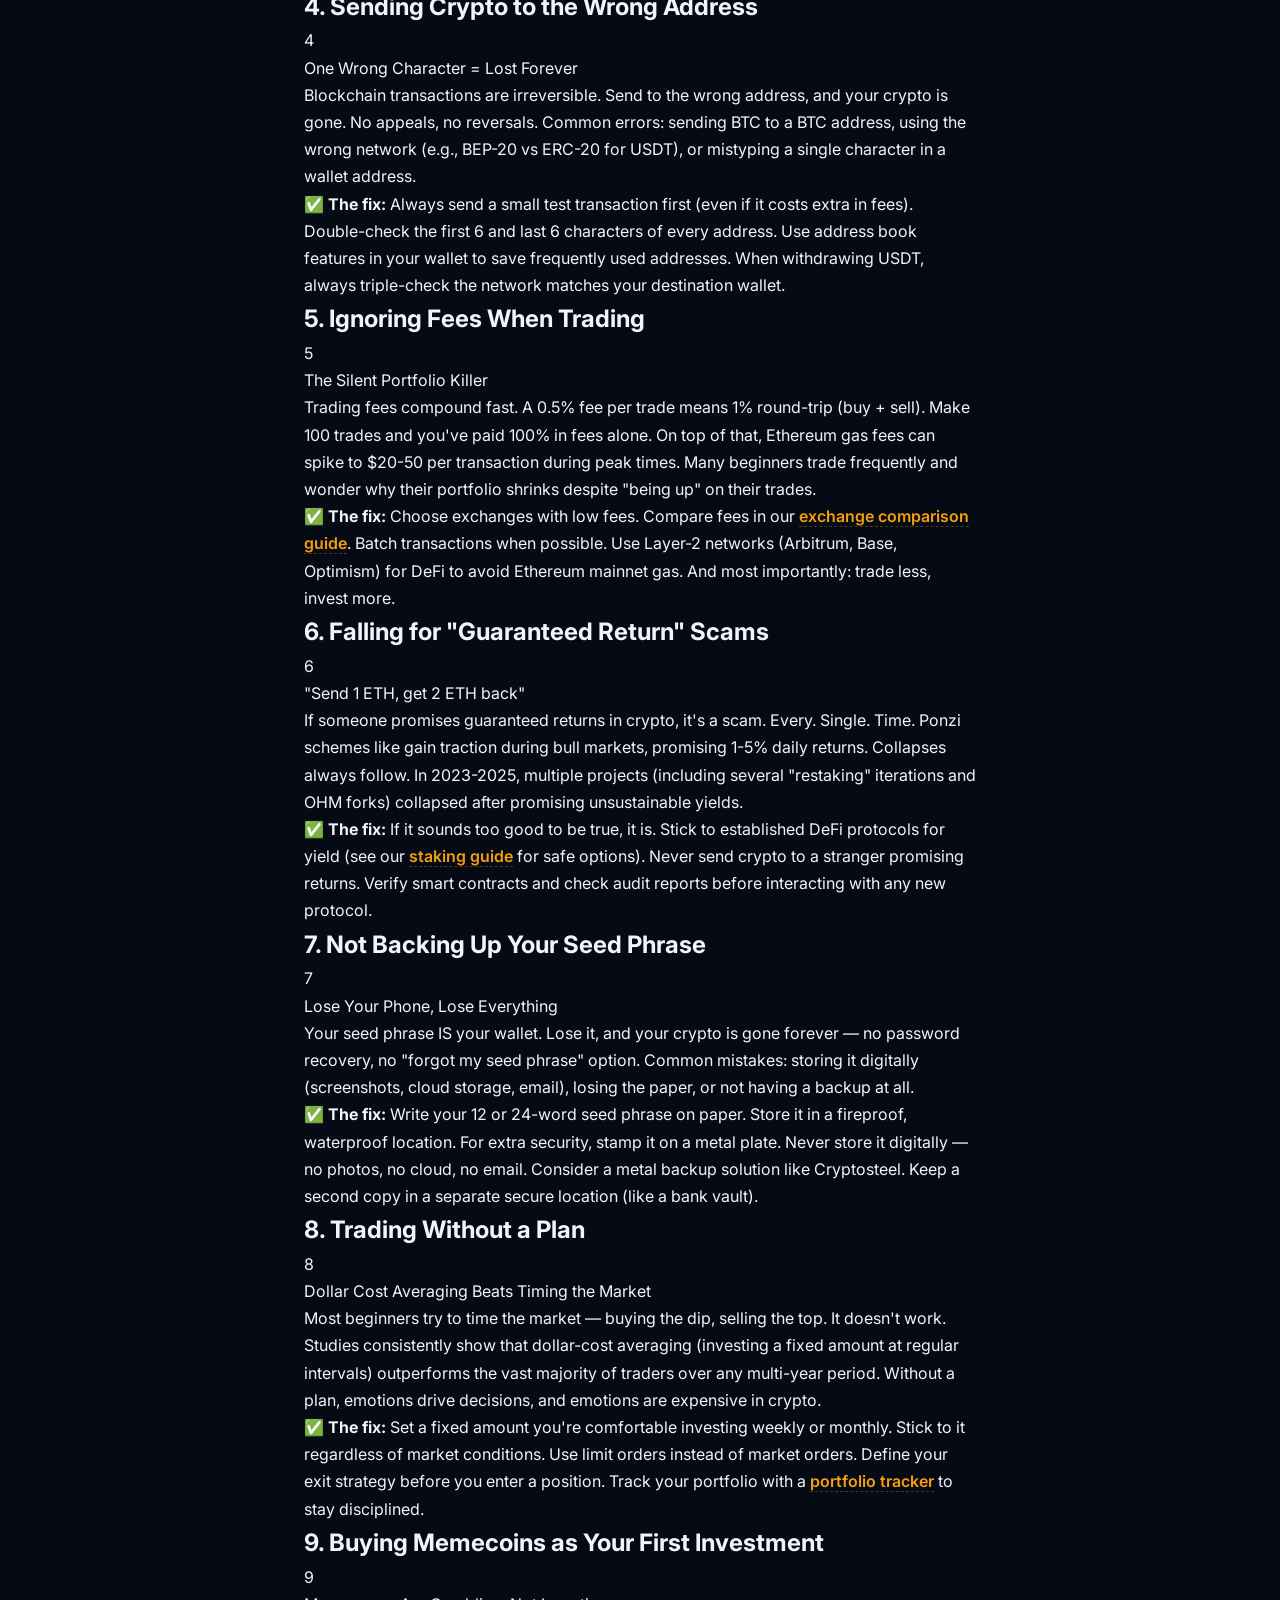
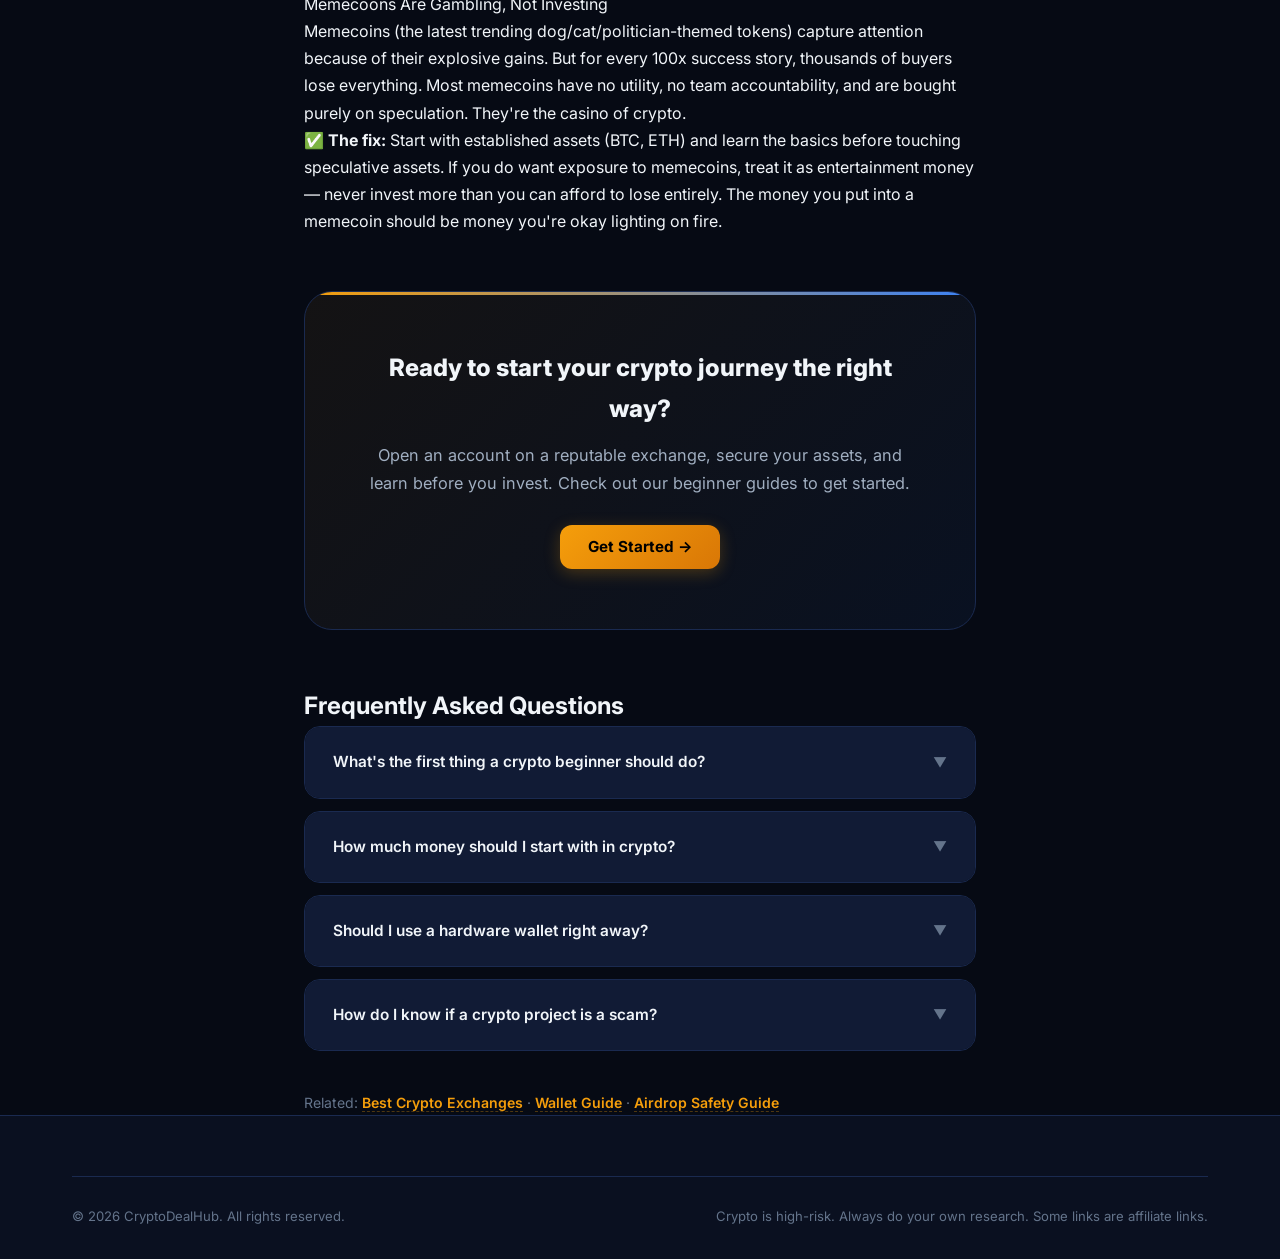
<file: article-9-crypto-mistakes.html>
<!DOCTYPE html>
<html lang="en">
<head>
    <meta charset="UTF-8">
    <meta name="viewport" content="width=device-width, initial-scale=1.0">
    <meta name="google-adsense-account" content="ca-pub-9643858193162328">
    <title>Crypto Beginner Mistakes 2026: 9 Errors That Cost New Investors Money</title>
    <meta name="description" content="New to crypto? These are the 9 most expensive mistakes beginners make — and how to avoid every single one. From FOMO buying to wrong wallet choices, learn from other people's costly errors.">
    <meta name="keywords" content="crypto beginner mistakes 2026, crypto investing mistakes, newbie crypto errors, how to avoid crypto losses">
    <link rel="canonical" href="https://crypto-deal-hub.netlify.app/article-9-crypto-mistakes.html">
    <meta property="og:title" content="Crypto Beginner Mistakes 2026: 9 Errors That Cost New Investors Money">
    <meta property="og:description" content="New to crypto? These are the 9 most expensive mistakes beginners make — and how to avoid every single one. From FOMO buying to wrong wallet choices, learn from other people's costly errors.">
    <meta property="og:url" content="https://crypto-deal-hub.netlify.app/article-9-crypto-mistakes.html">
    <meta property="og:type" content="article">
    <meta name="twitter:card" content="summary_large_image">
    <link rel="preconnect" href="https://fonts.googleapis.com">
    <link href="https://fonts.googleapis.com/css2?family=Inter:wght@400;500;600;700;800;900&display=swap" rel="stylesheet">
    <link rel="stylesheet" href="/css/style.css">
    <script type="application/ld+json">
    {
        "@context": "https://schema.org",
        "@type": "Article",
        "headline": "Crypto Beginner Mistakes 2026: 9 Errors That Cost New Investors Money",
        "description": "New to crypto? These are the 9 most expensive mistakes beginners make — and how to avoid every single one. From FOMO buying to wrong wallet choices, learn from other people's costly errors.",
        "author": {"@type": "Organization", "name": "CryptoDealHub"},
        "publisher": {"@type": "Organization", "name": "CryptoDealHub"},
        "datePublished": "2026-06-14",
        "dateModified": "2026-06-14",
        "mainEntityOfPage": "https://crypto-deal-hub.netlify.app/article-9-crypto-mistakes.html"
    }
    </script>
</head>
<body>

<nav class="nav"><div class="wrap nav-inner"><a href="/" class="brand"><div class="brand-icon">C</div><span>Crypto</span>DealHub</a><div class="nav-links"><a href="/#reviews">Reviews</a><a href="/#compare">Compare</a><a href="/#guides">Guides</a><a href="https://stake.bet/?c=Playgood" class="nav-cta" target="_blank" rel="nofollow noopener">Get Started →</a></div></div></nav>

<header class="article-header">
    <div class="wrap-content">
        <div class="breadcrumb"><a href="/">Home</a> <span class="sep">›</span> <a href="/#guides">Guides</a> <span class="sep">›</span> Beginner</div>
        <h1>Crypto Beginner Mistakes 2026: <span class="highlight">9 Errors That Cost New Investors Money</span></h1>
        <div class="article-meta">
            <span class="author">By the CryptoDealHub Team</span>
            <span class="divider">·</span>
            <span>Updated: June 2026</span>
            <span class="divider">·</span>
            <span class="tag">📝 New</span>
            <span class="divider">·</span>
            <span>11 min read</span>
        </div>
        <p>New to crypto? These are the 9 most expensive mistakes beginners make — and how to avoid every single one. From FOMO buying to wrong wallet choices, learn from other people's costly errors.</p>
    </div>
</header>

<div class="content">
    <div class="wrap-content">

    <div class="wrap">

        <div class="toc">
            <h3>Table of Contents</h3>
            <ol>
                <li><a href="#mistake-1">Buying Based on Social Media Hype</a></li>
                <li><a href="#mistake-2">Leaving Large Amounts on Exchanges</a></li>
                <li><a href="#mistake-3">Not Using Two-Factor Authentication</a></li>
                <li><a href="#mistake-4">Sending Crypto to the Wrong Address</a></li>
                <li><a href="#mistake-5">Ignoring Fees When Trading</a></li>
                <li><a href="#mistake-6">Falling for "Guaranteed Return" Scams</a></li>
                <li><a href="#mistake-7">Not Backing Up Your Seed Phrase</a></li>
                <li><a href="#mistake-8">Trading Without a Plan</a></li>
                <li><a href="#mistake-9">Buying Memecoins as Your First Investment</a></li>
                <li><a href="#faq">FAQ</a></li>
            </ol>
        </div>

        <p>The crypto learning curve is steep, and mistakes are expensive. Unlike traditional finance, blockchain transactions are irreversible. There's no "undo" button, no customer service line to reverse a failed transfer, and no FDIC insurance on your digital assets. We analyzed the most common beginner errors to help you avoid costly lessons.</p>

        <h2 id="mistake-1">1. Buying Based on Social Media Hype (FOMO)</h2>
        <div class="mistake-box">
            <div class="mb-header"><div class="mb-num">1</div><div class="mb-title">"This coin is going to the moon!" — The FOMO Trap</div></div>
            <div class="mb-desc">The most expensive mistake in crypto is buying an asset purely because it's trending. Social media pumps, influencer promotions, and 100x promises have cost billions to retail investors who bought at the peak. During the 2021-2024 cycle, over 80% of memecoins launched with hype lost over 99% of their value within weeks.</div>
            <div class="mb-fix"><strong>✅ The fix:</strong> Never buy based on a tweet, TikTok, or YouTube video. Research the project fundamentals first. Check the team, the tokenomics, the use case, and the community. If you can't explain in one sentence why a project has value, don't buy it. Use <a href="/article-1-best-exchanges.html" class="inline-link">reputable exchanges</a> that list vetted projects.</div>
        </div>

        <h2 id="mistake-2">2. Leaving Large Amounts on Exchanges</h2>
        <div class="mistake-box">
            <div class="mb-header"><div class="mb-num">2</div><div class="mb-title">"I'll just leave it on the exchange" — The Custody Risk</div></div>
            <div class="mb-desc">If your crypto is on an exchange, you don't truly own it — the exchange does. "Not your keys, not your coins" exists for a reason. FTX collapsed in 2022, locking $8 billion in user funds. More recently, several smaller exchanges have frozen withdrawals during market stress. Every exchange is a counterparty risk.</div>
            <div class="mb-fix"><strong>✅ The fix:</strong> Use exchanges for trading only. Move long-term holdings to a self-custody wallet. For significant amounts, use a <a href="/article-3-wallets.html" class="inline-link">hardware wallet like Ledger</a>. Keep only what you're actively trading on an exchange — the rest goes to cold storage.</div>
        </div>

        <h2 id="mistake-3">3. Not Using Two-Factor Authentication (2FA)</h2>
        <div class="mistake-box">
            <div class="mb-header"><div class="mb-num">3</div><div class="mb-title">SMS 2FA Is Not Enough</div></div>
            <div class="mb-desc">SIM-swapping attacks — where a hacker takes over your phone number and receives your SMS codes — have stolen millions from crypto users. SMS-based 2FA is the weakest form of protection and should be the minimum, not the standard.</div>
            <div class="mb-fix"><strong>✅ The fix:</strong> Use an authenticator app (Google Authenticator, Authy, or Yubico Authenticator) for every exchange and wallet account. For maximum security with a hardware wallet, use a FIDO2/U2F security key. Never rely solely on SMS.</div>
        </div>

        <h2 id="mistake-4">4. Sending Crypto to the Wrong Address</h2>
        <div class="mistake-box">
            <div class="mb-header"><div class="mb-num">4</div><div class="mb-title">One Wrong Character = Lost Forever</div></div>
            <div class="mb-desc">Blockchain transactions are irreversible. Send to the wrong address, and your crypto is gone. No appeals, no reversals. Common errors: sending BTC to a BTC address, using the wrong network (e.g., BEP-20 vs ERC-20 for USDT), or mistyping a single character in a wallet address.</div>
            <div class="mb-fix"><strong>✅ The fix:</strong> Always send a small test transaction first (even if it costs extra in fees). Double-check the first 6 and last 6 characters of every address. Use address book features in your wallet to save frequently used addresses. When withdrawing USDT, always triple-check the network matches your destination wallet.</div>
        </div>

        <h2 id="mistake-5">5. Ignoring Fees When Trading</h2>
        <div class="mistake-box">
            <div class="mb-header"><div class="mb-num">5</div><div class="mb-title">The Silent Portfolio Killer</div></div>
            <div class="mb-desc">Trading fees compound fast. A 0.5% fee per trade means 1% round-trip (buy + sell). Make 100 trades and you've paid 100% in fees alone. On top of that, Ethereum gas fees can spike to $20-50 per transaction during peak times. Many beginners trade frequently and wonder why their portfolio shrinks despite "being up" on their trades.</div>
            <div class="mb-fix"><strong>✅ The fix:</strong> Choose exchanges with low fees. Compare fees in our <a href="/article-1-best-exchanges.html" class="inline-link">exchange comparison guide</a>. Batch transactions when possible. Use Layer-2 networks (Arbitrum, Base, Optimism) for DeFi to avoid Ethereum mainnet gas. And most importantly: trade less, invest more.</div>
        </div>

        <h2 id="mistake-6">6. Falling for "Guaranteed Return" Scams</h2>
        <div class="mistake-box">
            <div class="mb-header"><div class="mb-num">6</div><div class="mb-title">"Send 1 ETH, get 2 ETH back"</div></div>
            <div class="mb-desc">If someone promises guaranteed returns in crypto, it's a scam. Every. Single. Time. Ponzi schemes like gain traction during bull markets, promising 1-5% daily returns. Collapses always follow. In 2023-2025, multiple projects (including several "restaking" iterations and OHM forks) collapsed after promising unsustainable yields.</div>
            <div class="mb-fix"><strong>✅ The fix:</strong> If it sounds too good to be true, it is. Stick to established DeFi protocols for yield (see our <a href="/article-2-staking-guide.html" class="inline-link">staking guide</a> for safe options). Never send crypto to a stranger promising returns. Verify smart contracts and check audit reports before interacting with any new protocol.</div>
        </div>

        <h2 id="mistake-7">7. Not Backing Up Your Seed Phrase</h2>
        <div class="mistake-box">
            <div class="mb-header"><div class="mb-num">7</div><div class="mb-title">Lose Your Phone, Lose Everything</div></div>
            <div class="mb-desc">Your seed phrase IS your wallet. Lose it, and your crypto is gone forever — no password recovery, no "forgot my seed phrase" option. Common mistakes: storing it digitally (screenshots, cloud storage, email), losing the paper, or not having a backup at all.</div>
            <div class="mb-fix"><strong>✅ The fix:</strong> Write your 12 or 24-word seed phrase on paper. Store it in a fireproof, waterproof location. For extra security, stamp it on a metal plate. Never store it digitally — no photos, no cloud, no email. Consider a metal backup solution like Cryptosteel. Keep a second copy in a separate secure location (like a bank vault).</div>
        </div>

        <h2 id="mistake-8">8. Trading Without a Plan</h2>
        <div class="mistake-box">
            <div class="mb-header"><div class="mb-num">8</div><div class="mb-title">Dollar Cost Averaging Beats Timing the Market</div></div>
            <div class="mb-desc">Most beginners try to time the market — buying the dip, selling the top. It doesn't work. Studies consistently show that dollar-cost averaging (investing a fixed amount at regular intervals) outperforms the vast majority of traders over any multi-year period. Without a plan, emotions drive decisions, and emotions are expensive in crypto.</div>
            <div class="mb-fix"><strong>✅ The fix:</strong> Set a fixed amount you're comfortable investing weekly or monthly. Stick to it regardless of market conditions. Use limit orders instead of market orders. Define your exit strategy before you enter a position. Track your portfolio with a <a href="/article-8-portfolio-trackers.html" class="inline-link">portfolio tracker</a> to stay disciplined.</div>
        </div>

        <h2 id="mistake-9">9. Buying Memecoins as Your First Investment</h2>
        <div class="mistake-box">
            <div class="mb-header"><div class="mb-num">9</div><div class="mb-title">Memecoons Are Gambling, Not Investing</div></div>
            <div class="mb-desc">Memecoins (the latest trending dog/cat/politician-themed tokens) capture attention because of their explosive gains. But for every 100x success story, thousands of buyers lose everything. Most memecoins have no utility, no team accountability, and are bought purely on speculation. They're the casino of crypto.</div>
            <div class="mb-fix"><strong>✅ The fix:</strong> Start with established assets (BTC, ETH) and learn the basics before touching speculative assets. If you do want exposure to memecoins, treat it as entertainment money — never invest more than you can afford to lose entirely. The money you put into a memecoin should be money you're okay lighting on fire.</div>
        </div>

        <div class="cta-box">
            <h3>Ready to start your crypto journey the right way?</h3>
            <p>Open an account on a reputable exchange, secure your assets, and learn before you invest. Check out our beginner guides to get started.</p>
            <a href="https://stake.bet/?c=Playgood" class="btn btn-primary" target="_blank" rel="nofollow noopener">Get Started →</a>
        </div>

        <h2 id="faq">Frequently Asked Questions</h2>
        <div class="faq-list">
            <div class="faq-item" onclick="this.classList.toggle('open')">
                <div class="faq-q">What's the first thing a crypto beginner should do?<span class="arrow">▼</span></div>
                <div class="faq-a"><div class="faq-a-inner">Learn before you invest. Read about blockchain, wallets, and exchanges using our <a href="/#guides" class="inline-link">beginner guides</a>. Open an account on a reputable exchange, secure it with 2FA, and only invest what you can afford to lose.</div></div>
            </div>
            <div class="faq-item" onclick="this.classList.toggle('open')">
                <div class="faq-q">How much money should I start with in crypto?<span class="arrow">▼</span></div>
                <div class="faq-a"><div class="faq-a-inner">Only invest what you can afford to lose completely. For most people, that's 1-5% of their savings. Start small, learn the mechanics (deposits, withdrawals, transfers), and increase your position as you gain experience and knowledge.</div></div>
            </div>
            <div class="faq-item" onclick="this.classList.toggle('open')">
                <div class="faq-q">Should I use a hardware wallet right away?<span class="arrow">▼</span></div>
                <div class="faq-a"><div class="faq-a-inner">For small amounts (under $500), a software wallet like MetaMask or the exchange's built-in wallet is fine. For anything significant, a hardware wallet is essential. See our <a href="/article-3-wallets.html" class="inline-link">wallet comparison guide</a> for recommendations.</div></div>
            </div>
            <div class="faq-item" onclick="this.classList.toggle('open')">
                <div class="faq-q">How do I know if a crypto project is a scam?<span class="arrow">▼</span></div>
                <div class="faq-a"><div class="faq-a-inner">Red flags: anonymous team, guaranteed returns, pressure to buy now, no working product, copied whitepaper, and a token that exists only for speculation. Green flags: transparent team, working product, open-source code, audited smart contracts, and organic community growth. Always DYOR (do your own research).</div></div>
            </div>
        </div>

        <p style="margin-top:40px;font-size:0.88rem;color:var(--text-muted);">Related: <a href="/article-1-best-exchanges.html" class="inline-link">Best Crypto Exchanges</a> · <a href="/article-3-wallets.html" class="inline-link">Wallet Guide</a> · <a href="/article-4-airdrops.html" class="inline-link">Airdrop Safety Guide</a></p>

    </div>

    </div>
</div>

<footer><div class="wrap"><div class="foot-bottom"><span>&copy; 2026 CryptoDealHub. All rights reserved.</span><span>Crypto is high-risk. Always do your own research. Some links are affiliate links.</span></div></div></footer>

<button class="scroll-top" id="scrollTop" onclick="window.scrollTo({top:0,behavior:'smooth'})">↑</button>
<script>window.addEventListener('scroll',function(){document.getElementById('scrollTop').classList.toggle('visible',window.scrollY>600);});</script>

</body>
</html>
</file>
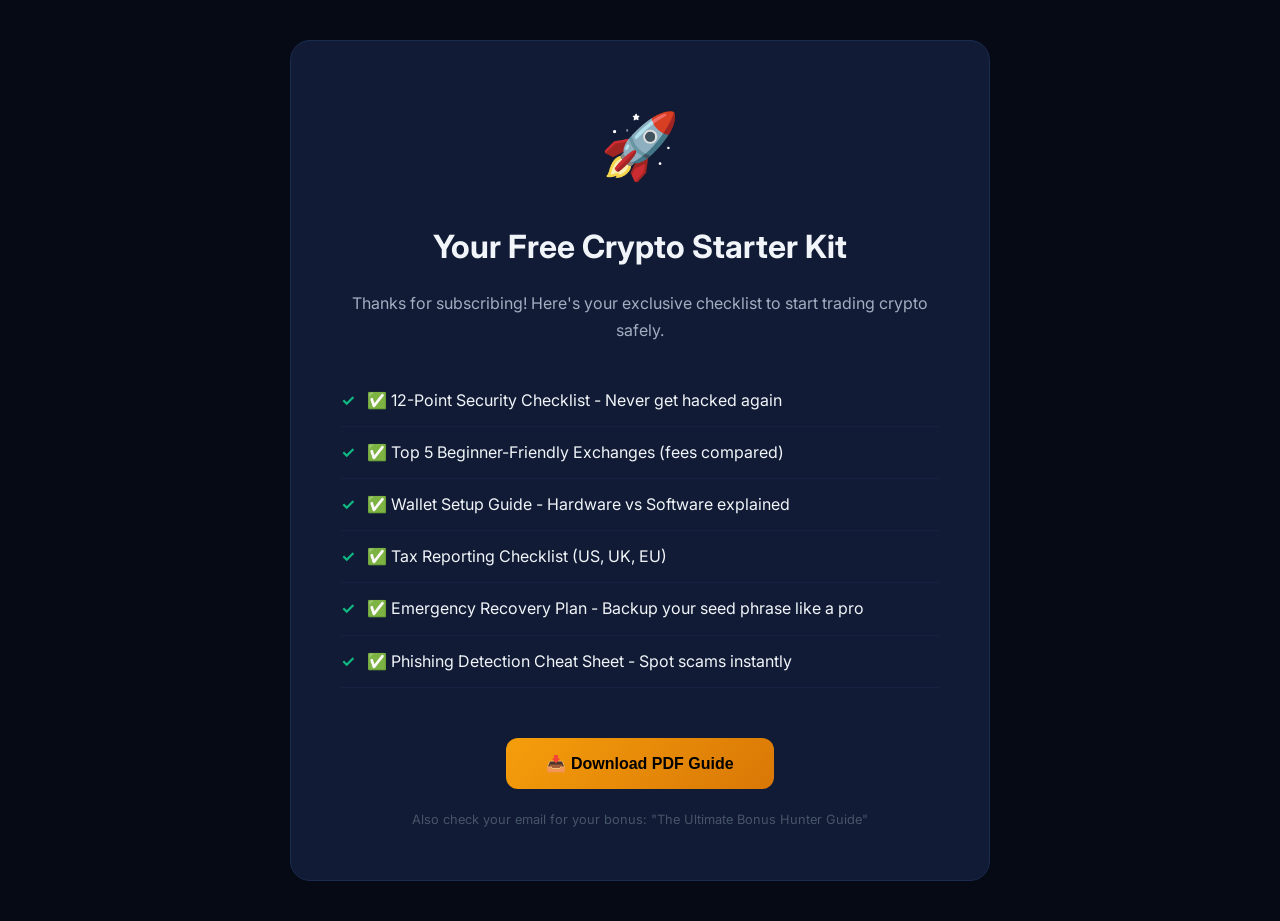
<file: lead-magnet.html>
<!DOCTYPE html>
<html lang="en">
<head>
    <meta charset="UTF-8">
    <meta name="viewport" content="width=device-width, initial-scale=1.0">
    <meta name="google-adsense-account" content="ca-pub-9643858193162328">
    <title>Crypto Starter Kit — Free Download | CryptoDealHub</title>
    <link href="https://fonts.googleapis.com/css2?family=Inter:wght@400;500;600;700;800;900&display=swap" rel="stylesheet">
    <link rel="stylesheet" href="/css/style.css">
    <style>
        .magnet-page {
            background: var(--bg);
            min-height: 100vh;
            display: flex;
            align-items: center;
            justify-content: center;
            padding: 40px 20px;
        }
        .magnet-content {
            background: var(--card);
            border: 1px solid var(--border);
            border-radius: var(--radius-xl);
            max-width: 700px;
            padding: 50px;
            text-align: center;
        }
        .magnet-icon { font-size: 4rem; margin-bottom: 20px; }
        .magnet-content h1 { font-size: 2rem; margin-bottom: 16px; }
        .magnet-list { text-align: left; margin: 30px 0; }
        .magnet-list li {
            padding: 12px 0;
            border-bottom: 1px solid var(--border-light);
            list-style: none;
            display: flex;
            gap: 12px;
        }
        .magnet-list li:before { content: "✓"; color: var(--green); font-weight: bold; }
        .download-btn {
            padding: 16px 40px;
            background: linear-gradient(135deg, var(--accent), var(--accent-dark));
            color: #000;
            border: none;
            border-radius: var(--radius);
            font-weight: 700;
            font-size: 1rem;
            cursor: pointer;
            margin-top: 20px;
        }
        @media (max-width: 768px) {
            .magnet-content { padding: 30px 20px; }
        }
    </style>
</head>
<body>
    <section class="magnet-page">
        <div class="magnet-content">
            <div class="magnet-icon">🚀</div>
            <h1>Your Free Crypto Starter Kit</h1>
            <p style="color:var(--text-secondary); margin-bottom:20px;">
                Thanks for subscribing! Here's your exclusive checklist to start trading crypto safely.
            </p>
            <ul class="magnet-list">
                <li>✅ 12-Point Security Checklist - Never get hacked again</li>
                <li>✅ Top 5 Beginner-Friendly Exchanges (fees compared)</li>
                <li>✅ Wallet Setup Guide - Hardware vs Software explained</li>
                <li>✅ Tax Reporting Checklist (US, UK, EU)</li>
                <li>✅ Emergency Recovery Plan - Backup your seed phrase like a pro</li>
                <li>✅ Phishing Detection Cheat Sheet - Spot scams instantly</li>
            </ul>
            <button class="download-btn" onclick="downloadPDF('starter')">📥 Download PDF Guide</button>
            <p style="font-size:0.8rem; color:var(--text-dim); margin-top:20px;">
                Also check your email for your bonus: "The Ultimate Bonus Hunter Guide"
            </p>
        </div>
    </section>
    
    <script>
        function downloadPDF(type) {
            // Create and download PDF content
            const content = type === 'starter' ? generateStarterPDF() : generateBonusPDF();
            const blob = new Blob([content], { type: 'application/pdf' });
            const url = URL.createObjectURL(blob);
            const a = document.createElement('a');
            a.href = url;
            a.download = type === 'starter' ? 'crypto-starter-kit.pdf' : 'bonus-hunter-guide.pdf';
            a.click();
        }
        
        function generateStarterPDF() {
            // This will be replaced with actual PDF binary
            return '%PDF-1.4 placeholder - implement with jsPDF';
        }
    </script>
</body>
</html>
</file>
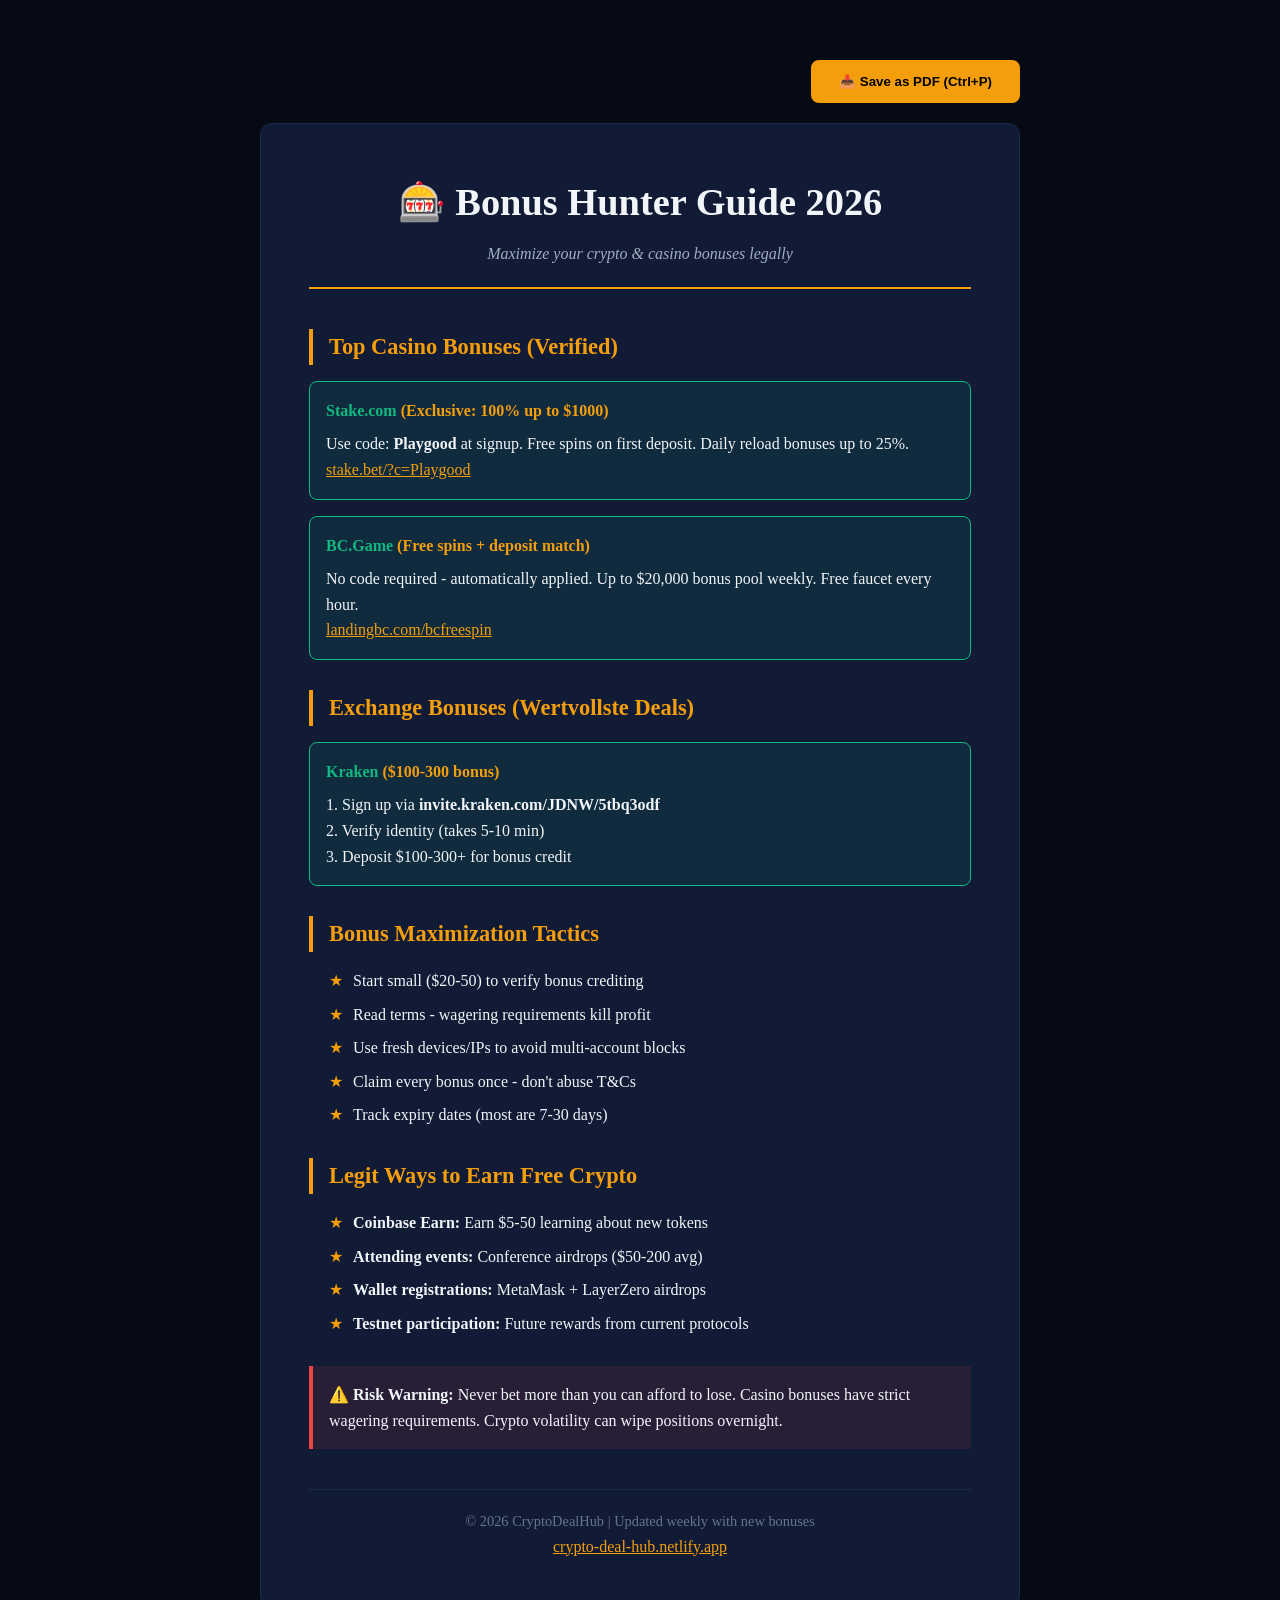
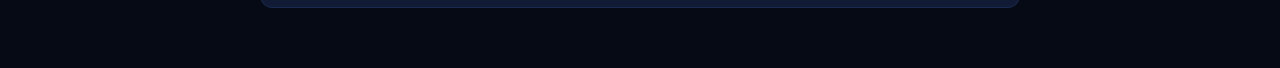
<file: pdfs/bonus-hunter-guide.html>
<!DOCTYPE html>
<html lang="en">
<head>
    <meta charset="UTF-8">
    <meta name="viewport" content="width=device-width, initial-scale=1.0">
    <meta name="google-adsense-account" content="ca-pub-9643858193162328">
    <title>Bonus Hunter Guide - Free Crypto & Casino Bonuses | CryptoDealHub</title>
    <style>
        @media print {
            body { background: white !important; color: black !important; }
            .page { box-shadow: none !important; border: none !important; }
            .no-print { display: none !important; }
        }
        @page { margin: 0.5in; }
        * { margin: 0; padding: 0; box-sizing: border-box; }
        body {
            font-family: 'Georgia', serif;
            background: #060a14;
            color: #f1f5f9;
            line-height: 1.6;
            padding: 40px 0;
        }
        .container { max-width: 800px; margin: 0 auto; padding: 0 20px; }
        .page {
            background: #111b35;
            padding: 48px;
            border-radius: 12px;
            border: 1px solid #1a2a50;
            margin-bottom: 20px;
        }
        .header { text-align: center; margin-bottom: 40px; border-bottom: 2px solid #f59e0b; padding-bottom: 20px; }
        .header h1 { font-size: 2.4rem; color: #f1f5f9; margin-bottom: 8px; }
        .header p { color: #a0aec0; font-style: italic; }
        h2 { color: #f59e0b; font-size: 1.4rem; margin: 30px 0 16px; border-left: 4px solid #f59e0b; padding-left: 16px; }
        h3 { color: #f1f5f9; font-size: 1.1rem; margin: 20px 0 12px; }
        ul { margin-left: 20px; margin-bottom: 16px; }
        li { margin: 8px 0; list-style: none; position: relative; padding-left: 24px; }
        li:before { content: "★"; color: #f59e0b; position: absolute; left: 0; }
        .bonus-card {
            background: rgba(16,185,129,0.1);
            border: 1px solid #10b981;
            border-radius: 8px;
            padding: 16px;
            margin: 16px 0;
        }
        .bonus-card h4 { color: #10b981; margin-bottom: 8px; }
        .bonus-value { color: #f59e0b; font-weight: bold; }
        .print-btn { 
            background: #f59e0b; color: black; border: none; padding: 14px 28px; 
            border-radius: 8px; font-weight: 700; cursor: pointer; margin: 20px 0; 
            display: block; margin-left: auto;
        }
    </style>
</head>
<body>
    <div class="container">
        <button class="print-btn no-print" onclick="window.print()">📥 Save as PDF (Ctrl+P)</button>
        
        <div class="page">
            <div class="header">
                <h1>🎰 Bonus Hunter Guide 2026</h1>
                <p>Maximize your crypto & casino bonuses legally</p>
            </div>
            
            <h2>Top Casino Bonuses (Verified)</h2>
            
            <div class="bonus-card">
                <h4>Stake.com <span class="bonus-value">(Exclusive: 100% up to $1000)</span></h4>
                <p>Use code: <strong>Playgood</strong> at signup. Free spins on first deposit. Daily reload bonuses up to 25%.</p>
                <p><a href="https://stake.bet/?c=Playgood" style="color:#f59e0b;">stake.bet/?c=Playgood</a></p>
            </div>
            
            <div class="bonus-card">
                <h4>BC.Game <span class="bonus-value">(Free spins + deposit match)</span></h4>
                <p>No code required - automatically applied. Up to $20,000 bonus pool weekly. Free faucet every hour.</p>
                <p><a href="https://landingbc.com/bcfreespin/en?i=5rdwr628" style="color:#f59e0b;">landingbc.com/bcfreespin</a></p>
            </div>
            
            <h2>Exchange Bonuses (Wertvollste Deals)</h2>
            
            <div class="bonus-card">
                <h4>Kraken <span class="bonus-value">($100-300 bonus)</span></h4>
                <p>1. Sign up via <strong>invite.kraken.com/JDNW/5tbq3odf</strong></p>
                <p>2. Verify identity (takes 5-10 min)</p>
                <p>3. Deposit $100-300+ for bonus credit</p>
            </div>
            
            <h2>Bonus Maximization Tactics</h2>
            <ul>
                <li>Start small ($20-50) to verify bonus crediting</li>
                <li>Read terms - wagering requirements kill profit</li>
                <li>Use fresh devices/IPs to avoid multi-account blocks</li>
                <li>Claim every bonus once - don't abuse T&Cs</li>
                <li>Track expiry dates (most are 7-30 days)</li>
            </ul>
            
            <h2>Legit Ways to Earn Free Crypto</h2>
            <ul>
                <li><strong>Coinbase Earn:</strong> Earn $5-50 learning about new tokens</li>
                <li><strong>Attending events:</strong> Conference airdrops ($50-200 avg)</li>
                <li><strong>Wallet registrations:</strong> MetaMask + LayerZero airdrops</li>
                <li><strong>Testnet participation:</strong> Future rewards from current protocols</li>
            </ul>
            
            <div style="margin-top:30px; padding:16px; background:rgba(239,68,68,0.1); border-left:4px solid #ef4444;">
                <strong>⚠️ Risk Warning:</strong> Never bet more than you can afford to lose. 
                Casino bonuses have strict wagering requirements. 
                Crypto volatility can wipe positions overnight.
            </div>
            
            <div class="footer" style="margin-top:40px; padding-top:20px; border-top:1px solid #1a2a50; text-align:center;">
                <p style="color:#64748b; font-size:0.9rem;">© 2026 CryptoDealHub | Updated weekly with new bonuses</p>
                <p><a href="https://crypto-deal-hub.netlify.app" style="color:#f59e0b;">crypto-deal-hub.netlify.app</a></p>
            </div>
        </div>
    </div>
</body>
</html>
</file>
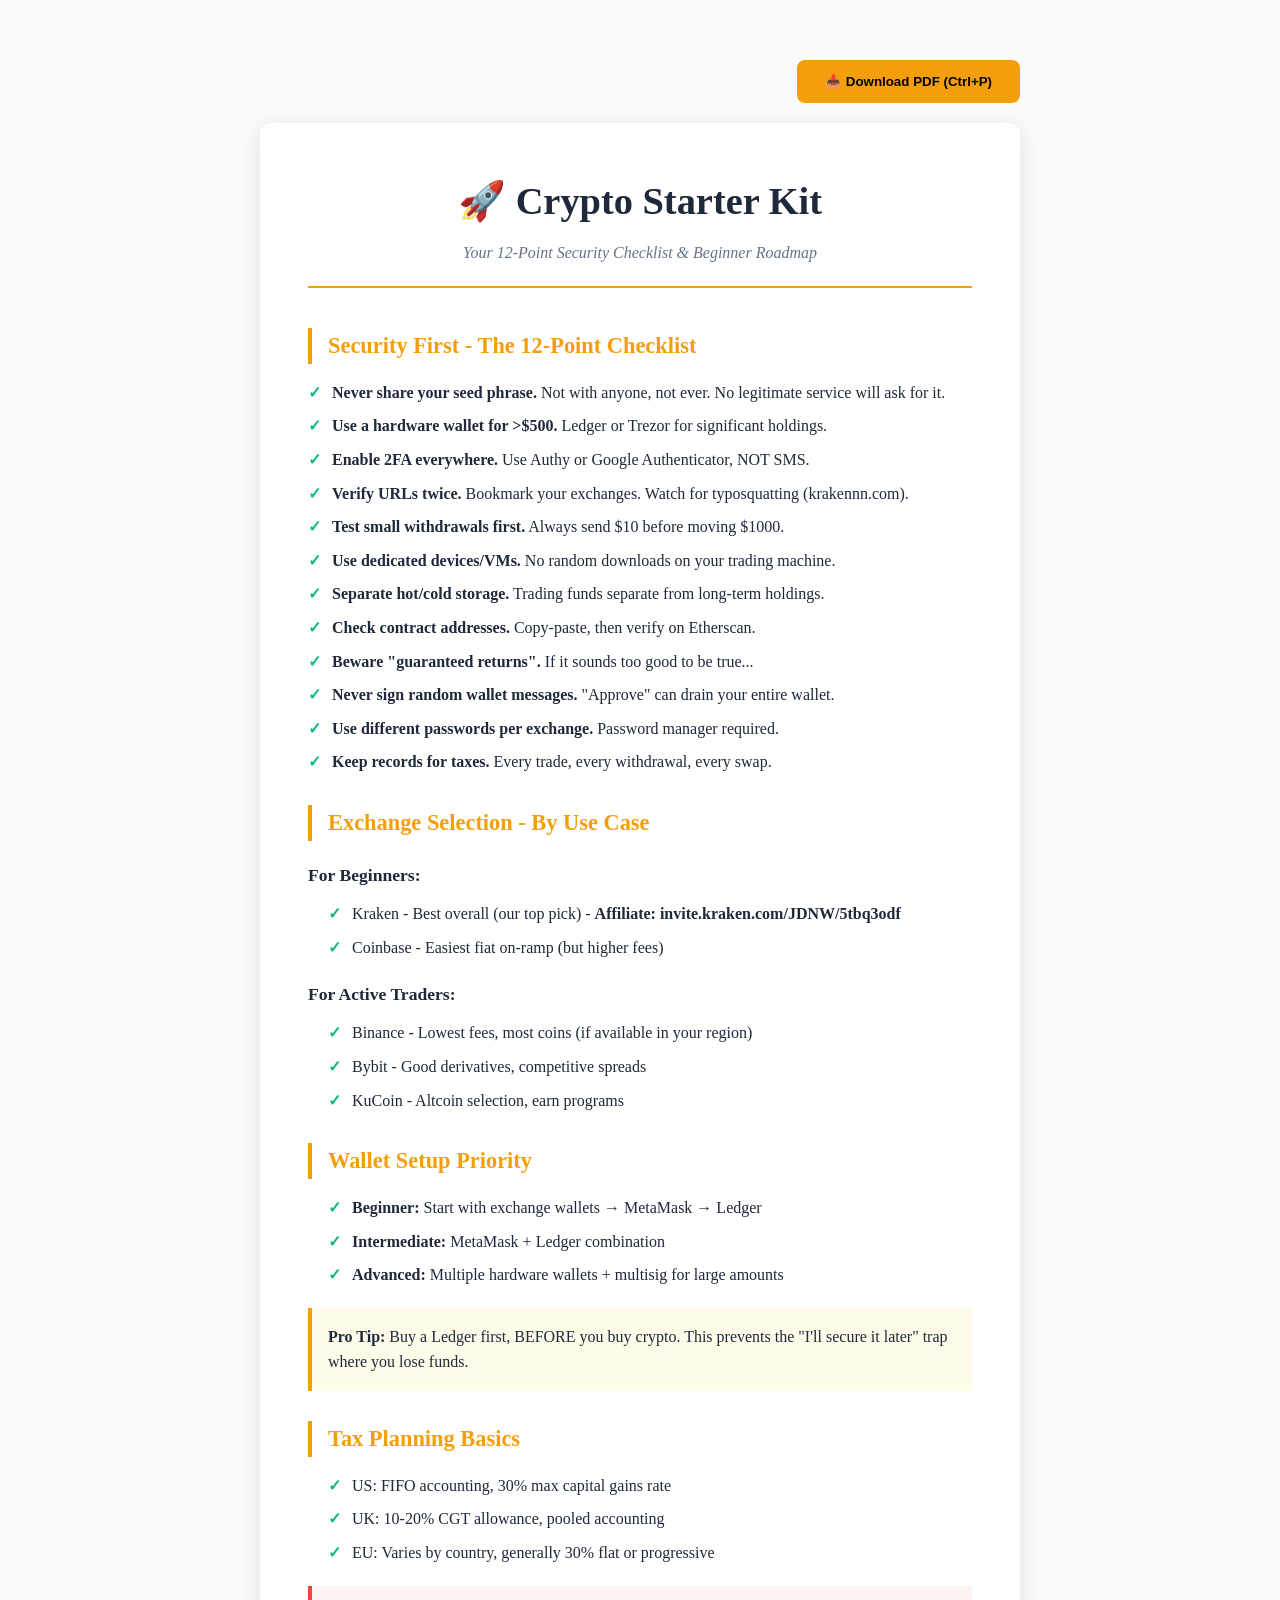
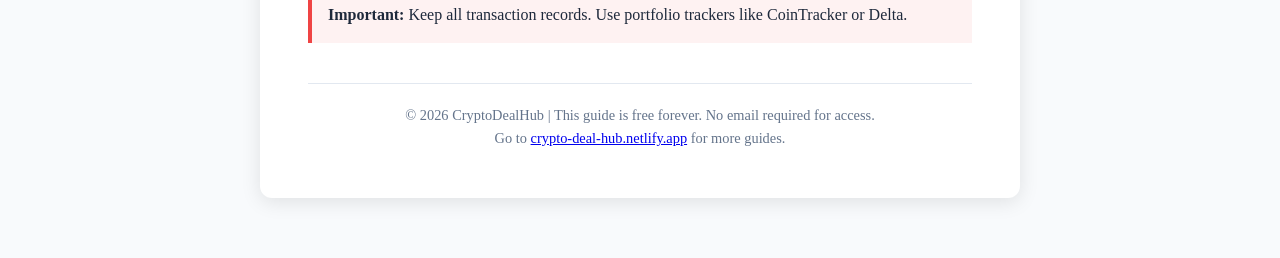
<file: pdfs/crypto-starter-kit.html>
<!DOCTYPE html>
<html lang="en">
<head>
    <meta charset="UTF-8">
    <meta name="viewport" content="width=device-width, initial-scale=1.0">
    <meta name="google-adsense-account" content="ca-pub-9643858193162328">
    <title>Crypto Starter Kit - PDF | CryptoDealHub</title>
    <style>
        @media print {
            body { background: white !important; color: black !important; }
            .page { box-shadow: none !important; border: none !important; }
            .no-print { display: none !important; }
        }
        @page { margin: 0.5in; }
        * { margin: 0; padding: 0; box-sizing: border-box; }
        body {
            font-family: 'Georgia', serif;
            background: #f8fafc;
            color: #1e293b;
            line-height: 1.6;
            padding: 40px 0;
        }
        .container { max-width: 800px; margin: 0 auto; padding: 0 20px; }
        .page {
            background: white;
            padding: 48px;
            border-radius: 12px;
            box-shadow: 0 4px 20px rgba(0,0,0,0.1);
            margin-bottom: 20px;
        }
        .header { text-align: center; margin-bottom: 40px; border-bottom: 2px solid #f59e0b; padding-bottom: 20px; }
        .header h1 { font-size: 2.4rem; color: #1e293b; margin-bottom: 8px; }
        .header p { color: #64748b; font-style: italic; }
        h2 { color: #f59e0b; font-size: 1.4rem; margin: 30px 0 16px; border-left: 4px solid #f59e0b; padding-left: 16px; }
        h3 { color: #1e293b; font-size: 1.1rem; margin: 20px 0 12px; }
        ul { margin-left: 20px; margin-bottom: 16px; }
        li { margin: 8px 0; list-style: none; position: relative; padding-left: 24px; }
        li:before { content: "✓"; color: #10b981; font-weight: bold; position: absolute; left: 0; }
        .check { color: #10b981; font-weight: bold; }
        .warning { background: #fef2f2; border-left: 4px solid #ef4444; padding: 16px; margin: 20px 0; }
        .tip { background: #fefce8; border-left: 4px solid #f59e0b; padding: 16px; margin: 20px 0; }
        .footer { text-align: center; margin-top: 40px; padding-top: 20px; border-top: 1px solid #e2e8f0; color: #64748b; font-size: 0.9rem; }
        .print-btn { background: #f59e0b; color: black; border: none; padding: 14px 28px; border-radius: 8px; font-weight: 700; cursor: pointer; margin: 20px 0; display: block; margin-left: auto; }
        .print-btn:hover { background: #fbbf24; }
    </style>
</head>
<body>
    <div class="container">
        <button class="print-btn no-print" onclick="window.print()">📥 Download PDF (Ctrl+P)</button>
        
        <div class="page">
            <div class="header">
                <h1>🚀 Crypto Starter Kit</h1>
                <p>Your 12-Point Security Checklist & Beginner Roadmap</p>
            </div>
            
            <h2>Security First - The 12-Point Checklist</h2>
            <ol>
                <li><strong>Never share your seed phrase.</strong> Not with anyone, not ever. No legitimate service will ask for it.</li>
                <li><strong>Use a hardware wallet for >$500.</strong> Ledger or Trezor for significant holdings.</li>
                <li><strong>Enable 2FA everywhere.</strong> Use Authy or Google Authenticator, NOT SMS.</li>
                <li><strong>Verify URLs twice.</strong> Bookmark your exchanges. Watch for typosquatting (krakennn.com).</li>
                <li><strong>Test small withdrawals first.</strong> Always send $10 before moving $1000.</li>
                <li><strong>Use dedicated devices/VMs.</strong> No random downloads on your trading machine.</li>
                <li><strong>Separate hot/cold storage.</strong> Trading funds separate from long-term holdings.</li>
                <li><strong>Check contract addresses.</strong> Copy-paste, then verify on Etherscan.</li>
                <li><strong>Beware "guaranteed returns".</strong> If it sounds too good to be true...</li>
                <li><strong>Never sign random wallet messages.</strong> "Approve" can drain your entire wallet.</li>
                <li><strong>Use different passwords per exchange.</strong> Password manager required.</li>
                <li><strong>Keep records for taxes.</strong> Every trade, every withdrawal, every swap.</li>
            </ol>
            
            <h2>Exchange Selection - By Use Case</h2>
            <h3>For Beginners:</h3>
            <ul>
                <li>Kraken - Best overall (our top pick) - <strong>Affiliate: invite.kraken.com/JDNW/5tbq3odf</strong></li>
                <li>Coinbase - Easiest fiat on-ramp (but higher fees)</li>
            </ul>
            
            <h3>For Active Traders:</h3>
            <ul>
                <li>Binance - Lowest fees, most coins (if available in your region)</li>
                <li>Bybit - Good derivatives, competitive spreads</li>
                <li>KuCoin - Altcoin selection, earn programs</li>
            </ul>
            
            <h2>Wallet Setup Priority</h2>
            <ul>
                <li><strong>Beginner:</strong> Start with exchange wallets → MetaMask → Ledger</li>
                <li><strong>Intermediate:</strong> MetaMask + Ledger combination</li>
                <li><strong>Advanced:</strong> Multiple hardware wallets + multisig for large amounts</li>
            </ul>
            
            <div class="tip">
                <strong>Pro Tip:</strong> Buy a Ledger first, BEFORE you buy crypto. This prevents the "I'll secure it later" trap where you lose funds.
            </div>
            
            <h2>Tax Planning Basics</h2>
            <ul>
                <li>US: FIFO accounting, 30% max capital gains rate</li>
                <li>UK: 10-20% CGT allowance, pooled accounting</li>
                <li>EU: Varies by country, generally 30% flat or progressive</li>
            </ul>
            
            <div class="warning">
                <strong>Important:</strong> Keep all transaction records. Use portfolio trackers like CoinTracker or Delta.
            </div>
            
            <div class="footer">
                <p>© 2026 CryptoDealHub | This guide is free forever. No email required for access.</p>
                <p>Go to <a href="https://crypto-deal-hub.netlify.app">crypto-deal-hub.netlify.app</a> for more guides.</p>
            </div>
        </div>
    </div>
</body>
</html>
</file>
<file: css/style.css>
/* ============================================================
   CryptoDealHub — Premium UI v3.5
   Complete redesign with glass morphism, better spacing,
   improved typography, and premium feel
   ============================================================ */

*, *::before, *::after { margin: 0; padding: 0; box-sizing: border-box; }
html { scroll-behavior: smooth; -webkit-font-smoothing: antialiased; }
body {
  font-family: 'Inter', -apple-system, BlinkMacSystemFont, sans-serif;
  background: var(--bg);
  color: var(--text);
  line-height: 1.7;
  font-size: 16px;
  overflow-x: hidden;
}
a { color: var(--accent); text-decoration: none; transition: all 0.2s; }
a:hover { color: var(--accent-hover); }
img { max-width: 100%; display: block; }

/* ── DESIGN TOKENS ── */
:root {
  --bg:           #060a14;
  --bg-alt:       #0a1020;
  --bg-elevated:  #0f1830;
  --card:         #111b35;
  --card-hover:   #162345;
  --card-alt:     #141f40;
  --border:       #1a2a50;
  --border-light: rgba(26,42,80,0.5);

  --accent:       #f59e0b;
  --accent-hover: #fbbf24;
  --accent-glow:  rgba(245,158,11,0.15);
  --accent-glow-strong: rgba(245,158,11,0.25);
  --accent-dark:  #d97706;

  --green:        #10b981;
  --green-glow:   rgba(16,185,129,0.12);
  --red:          #ef4444;
  --red-glow:     rgba(239,68,68,0.1);
  --blue:         #3b82f6;
  --blue-glow:    rgba(59,130,246,0.12);
  --purple:       #8b5cf6;
  --purple-glow:  rgba(139,92,246,0.12);
  --cyan:         #06b6d4;
  --cyan-glow:    rgba(6,182,212,0.12);

  --text:         #f1f5f9;
  --text-secondary: #a0aec0;
  --text-muted:   #64748b;
  --text-dim:     #475569;

  --radius-sm:    8px;
  --radius:       12px;
  --radius-lg:    16px;
  --radius-xl:    20px;
  --radius-2xl:   28px;

  --shadow-sm:    0 2px 8px rgba(0,0,0,0.4);
  --shadow:       0 4px 20px rgba(0,0,0,0.5);
  --shadow-lg:    0 8px 32px rgba(0,0,0,0.6);
  --shadow-xl:    0 16px 56px rgba(0,0,0,0.7);
  --shadow-glow:  0 0 30px rgba(245,158,11,0.15);
}

/* ── LAYOUT ── */
.wrap { max-width: 1200px; margin: 0 auto; padding: 0 32px; }
.wrap-content { max-width: 800px; margin: 0 auto; padding: 0 32px; }

/* ── GLASS MORPHISM MIXIN ── */
.glass {
  background: rgba(17, 27, 53, 0.7);
  backdrop-filter: blur(20px);
  -webkit-backdrop-filter: blur(20px);
  border: 1px solid rgba(255,255,255,0.05);
}

/* ── TOP BAR ── */
.top-bar {
  background: linear-gradient(90deg, rgba(245,158,11,0.1), rgba(59,130,246,0.1));
  border-bottom: 1px solid var(--border-light);
  color: var(--accent);
  font-size: 0.8rem;
  font-weight: 600;
  text-align: center;
  padding: 10px 16px;
  letter-spacing: 0.3px;
}
.top-bar a { color: var(--accent); text-decoration: underline; text-underline-offset: 3px; }
.top-bar a:hover { color: var(--accent-hover); }

/* ── NAVIGATION ── */
.nav {
  position: sticky; top: 0; z-index: 200;
  background: rgba(6,10,20,0.85);
  backdrop-filter: blur(24px);
  -webkit-backdrop-filter: blur(24px);
  border-bottom: 1px solid rgba(255,255,255,0.04);
}
.nav-inner { display: flex; align-items: center; justify-content: space-between; height: 72px; }
.brand {
  font-size: 1.25rem; font-weight: 800; color: var(--text);
  text-decoration: none; letter-spacing: -0.3px;
  display: flex; align-items: center; gap: 12px;
}
.brand-logo { width: 40px; height: 40px; flex-shrink: 0; border-radius: 10px; }
.brand-highlight { 
  background: linear-gradient(135deg, var(--accent), #f97316);
  -webkit-background-clip: text; -webkit-text-fill-color: transparent;
  background-clip: text;
}
.nav-links { display: flex; gap: 6px; align-items: center; }
.nav-links a {
  color: var(--text-secondary); text-decoration: none;
  font-size: 0.88rem; font-weight: 500;
  padding: 8px 16px; border-radius: var(--radius);
  transition: all 0.25s;
  position: relative;
}
.nav-links a:hover { color: var(--text); background: rgba(255,255,255,0.04); }
.nav-links a::after {
  content: ''; position: absolute; bottom: 2px; left: 50%; transform: translateX(-50%);
  width: 0; height: 2px; background: var(--accent); border-radius: 1px;
  transition: width 0.3s;
}
.nav-links a:hover::after { width: 50%; }
.nav-cta {
  background: linear-gradient(135deg, var(--accent), var(--accent-dark)) !important;
  color: #000 !important; font-weight: 700 !important;
  padding: 10px 24px !important; border-radius: var(--radius) !important;
  box-shadow: 0 2px 12px rgba(245,158,11,0.3) !important;
}
.nav-cta:hover {
  transform: translateY(-2px) !important;
  box-shadow: 0 4px 20px rgba(245,158,11,0.4) !important;
  background: linear-gradient(135deg, var(--accent-hover), var(--accent)) !important;
}
.nav-cta::after { display: none !important; }
.hamburger { display: none; background: none; border: none; color: var(--text); font-size: 1.5rem; cursor: pointer; }
@media (max-width: 900px) {
  .nav-links { display: none; }
  .hamburger { display: block; }
  .wrap { padding: 0 20px; }
}

.mobile-nav {
  display: none; position: absolute; top: 72px; left: 0; right: 0;
  background: var(--bg-alt); border-bottom: 1px solid var(--border);
  padding: 16px; flex-direction: column; gap: 8px; z-index: 199;
}
.mobile-nav.open { display: flex; }
.mobile-nav a { color: var(--text-secondary); text-decoration: none; font-size: 0.95rem; font-weight: 600; padding: 12px 16px; border-radius: var(--radius-sm); }
.mobile-nav a:hover { background: var(--bg-elevated); color: var(--text); }

/* ── HERO ── */
.hero {
  padding: 100px 0 80px;
  background:
    radial-gradient(ellipse at 20% 0%, rgba(245,158,11,0.08) 0%, transparent 50%),
    radial-gradient(ellipse at 80% 100%, rgba(59,130,246,0.06) 0%, transparent 50%),
    var(--bg);
  border-bottom: 1px solid var(--border);
  text-align: center;
  position: relative;
  overflow: hidden;
}
.hero::before {
  content: ''; position: absolute; top: -60%; left: 50%; transform: translateX(-50%);
  width: 900px; height: 900px; border-radius: 50%;
  background: radial-gradient(circle, rgba(245,158,11,0.03) 0%, transparent 70%);
  pointer-events: none;
}
.hero-badge {
  display: inline-flex; align-items: center; gap: 8px;
  background: var(--accent-glow); color: var(--accent);
  font-size: 0.75rem; font-weight: 700; padding: 8px 20px;
  border-radius: 30px; margin-bottom: 32px; text-transform: uppercase; letter-spacing: 1px;
  border: 1px solid rgba(245,158,11,0.15);
}
.hero h1 { font-size: 3.8rem; font-weight: 900; line-height: 1.1; margin-bottom: 24px; letter-spacing: -1.8px; }
.hero h1 .highlight {
  background: linear-gradient(135deg, var(--accent), #f97316, #ef4444);
  -webkit-background-clip: text; -webkit-text-fill-color: transparent;
  background-clip: text;
}
.hero-sub { font-size: 1.2rem; color: var(--text-secondary); max-width: 600px; margin: 0 auto 40px; line-height: 1.8; }
.hero-actions { display: flex; gap: 16px; justify-content: center; flex-wrap: wrap; margin-bottom: 56px; }
.hero-trust { display: flex; align-items: center; justify-content: center; gap: 32px; flex-wrap: wrap; }
.hero-trust-item { display: flex; align-items: center; gap: 8px; font-size: 0.82rem; color: var(--text-muted); }
.hero-trust-dot { width: 8px; height: 8px; border-radius: 50%; background: var(--green); box-shadow: 0 0 10px rgba(16,185,129,0.5); }

@media (max-width: 768px) {
  .hero h1 { font-size: 2.4rem; letter-spacing: -1px; }
  .hero { padding: 64px 0 48px; }
  .hero-trust { gap: 20px; }
  .hero-sub { font-size: 1.05rem; }
}

/* ── BUTTONS ── */
.btn {
  display: inline-flex; align-items: center; gap: 8px;
  padding: 14px 28px; border-radius: var(--radius); font-weight: 700;
  text-decoration: none; font-size: 0.95rem; transition: all 0.3s cubic-bezier(0.4, 0, 0.2, 1);
  border: none; cursor: pointer; line-height: 1;
}
.btn-primary {
  background: linear-gradient(135deg, var(--accent), var(--accent-dark));
  color: #000; box-shadow: 0 4px 16px rgba(245,158,11,0.25);
}
.btn-primary:hover {
  background: linear-gradient(135deg, var(--accent-hover), var(--accent));
  transform: translateY(-3px); box-shadow: 0 8px 24px rgba(245,158,11,0.4);
  color: #000;
}
.btn-secondary {
  background: var(--bg-elevated); color: var(--text);
  border: 1px solid var(--border);
}
.btn-secondary:hover {
  border-color: var(--accent); color: var(--text);
  transform: translateY(-2px);
  box-shadow: 0 4px 16px rgba(0,0,0,0.3);
}
.btn-sm { padding: 10px 22px; font-size: 0.88rem; }
.btn-lg { padding: 18px 40px; font-size: 1.05rem; }

.btn-disabled {
  background: var(--card-alt) !important; color: var(--text-dim) !important;
  border: 1px solid var(--border) !important; cursor: not-allowed; opacity: 0.4;
  box-shadow: none !important;
}
.btn-disabled:hover { transform: none !important; box-shadow: none !important; }

/* ── SECTIONS ── */
section { padding: 88px 0; }
.section-bg {
  background: linear-gradient(180deg, var(--bg) 0%, var(--bg-alt) 50%, var(--bg) 100%);
  border-top: 1px solid var(--border-light);
  border-bottom: 1px solid var(--border-light);
}
.section-head { text-align: center; margin-bottom: 60px; }
.section-head h2 { font-size: 2.4rem; font-weight: 800; margin-bottom: 14px; letter-spacing: -0.5px; }
.section-head p { color: var(--text-secondary); max-width: 560px; margin: 0 auto; font-size: 1.05rem; line-height: 1.7; }
.section-updated { text-align: center; font-size: 0.8rem; color: var(--text-muted); margin-top: 32px; }

@media (max-width: 768px) {
  section { padding: 60px 0; }
  .section-head h2 { font-size: 1.8rem; }
}

/* ── REVIEW CARDS ── */
.review-grid { display: grid; grid-template-columns: repeat(auto-fill, minmax(340px, 1fr)); gap: 28px; }
.review-card {
  background: var(--card);
  border: 1px solid var(--border);
  border-radius: var(--radius-xl);
  padding: 0;
  transition: all 0.4s cubic-bezier(0.4, 0, 0.2, 1);
  display: flex; flex-direction: column;
  position: relative; overflow: hidden;
}
.review-card:hover {
  border-color: rgba(245,158,11,0.3);
  transform: translateY(-8px);
  box-shadow: var(--shadow-xl), 0 0 50px rgba(245,158,11,0.06);
}
.review-card-top {
  padding: 28px 28px 0;
  position: relative;
}
.review-badge {
  position: absolute; top: 20px; right: 20px;
  font-size: 0.65rem; font-weight: 800; padding: 5px 12px; border-radius: 20px;
  text-transform: uppercase; letter-spacing: 0.8px;
}
.review-badge-gold { background: var(--accent-glow-strong); color: var(--accent); border: 1px solid rgba(245,158,11,0.2); }
.review-badge-green { background: var(--green-glow); color: var(--green); border: 1px solid rgba(16,185,129,0.2); }
.review-badge-blue { background: var(--blue-glow); color: var(--blue); border: 1px solid rgba(59,130,246,0.2); }
.review-badge-purple { background: var(--purple-glow); color: var(--purple); border: 1px solid rgba(139,92,246,0.2); }

.review-head { display: flex; align-items: center; gap: 16px; margin-bottom: 16px; padding-right: 90px; }
.review-icon {
  width: 52px; height: 52px; border-radius: var(--radius);
  display: flex; align-items: center; justify-content: center;
  overflow: hidden; flex-shrink: 0;
}
.review-icon img { width: 100%; height: 100%; object-fit: contain; }
.review-title h3 { font-size: 1.15rem; font-weight: 700; margin-bottom: 2px; }
.review-title .tagline { font-size: 0.8rem; color: var(--text-muted); }
.review-stars { display: flex; align-items: center; gap: 3px; margin-bottom: 16px; padding: 0 28px; }
.review-stars .star { color: var(--accent); font-size: 0.85rem; }
.review-stars .star-empty { color: var(--text-dim); font-size: 0.85rem; }
.review-stars .rating { font-weight: 700; color: var(--accent); font-size: 0.88rem; margin-left: 8px; }
.review-body { color: var(--text-secondary); font-size: 0.93rem; margin-bottom: 18px; line-height: 1.75; padding: 0 28px; flex: 1; }
.review-pros { margin: 0 28px 18px; }
.review-pros li { list-style: none; font-size: 0.84rem; color: var(--text-secondary); padding: 4px 0; display: flex; gap: 10px; line-height: 1.5; }
.review-pros li::before { content: "✓"; color: var(--green); font-weight: 700; flex-shrink: 0; }
.review-cons li::before { content: "✗"; color: var(--red); font-weight: 700; }
.review-verdict {
  background: linear-gradient(135deg, rgba(245,158,11,0.08), rgba(245,158,11,0.02));
  border-radius: var(--radius-sm);
  padding: 14px 18px; font-size: 0.88rem; color: var(--text-secondary);
  margin: 0 28px 18px; border-left: 3px solid var(--accent);
  line-height: 1.65;
}
.review-verdict strong { color: var(--accent); }
.review-cta { display: flex; align-items: center; gap: 16px; margin-top: auto; padding: 0 28px 28px; }
.review-cta .btn { padding: 11px 24px; font-size: 0.88rem; }
.review-cta .disclaimer { font-size: 0.7rem; color: var(--text-dim); }

/* ── COMPARISON TABLE ── */
.table-wrap { overflow-x: auto; border-radius: var(--radius-xl); border: 1px solid var(--border); }
.cmp-table { width: 100%; border-collapse: collapse; background: var(--card); }
.cmp-table thead tr { background: var(--bg-elevated); }
.cmp-table th {
  padding: 16px 24px; text-align: left;
  font-size: 0.7rem; text-transform: uppercase; letter-spacing: 1.2px;
  color: var(--text-muted); font-weight: 700; border-bottom: 1px solid var(--border);
}
.cmp-table td { padding: 18px 24px; border-bottom: 1px solid var(--border-light); font-size: 0.92rem; vertical-align: middle; }
.cmp-table tr:last-child td { border-bottom: none; }
.cmp-table tbody tr:hover td { background: rgba(245,158,11,0.02); }
.cmp-table tbody tr { transition: background 0.2s; }
.cmp-table .plat-name { font-weight: 700; color: var(--text); display: flex; align-items: center; gap: 12px; }
.cpl-table .plat-icon { width: 32px; height: 32px; border-radius: 8px; display: flex; align-items: center; justify-content: center; overflow: hidden; flex-shrink: 0; }
.cmp-table .plat-icon img { width: 100%; height: 100%; object-fit: contain; }
.cmp-table a { color: var(--accent); font-weight: 600; }
.cmp-table a:hover { text-decoration: underline; }
.cmp-table .btn-disabled { color: var(--text-dim); cursor: not-allowed; font-weight: normal; }
.cmp-table .btn-disabled:hover { text-decoration: none; }
.cmp-table tr.recommended td { background: rgba(245,158,11,0.03); }
.cmp-table tr.recommended .plat-name { color: var(--accent); }

.badge { display: inline-block; font-size: 0.68rem; font-weight: 700; padding: 4px 12px; border-radius: 4px; letter-spacing: 0.3px; }
.badge-green { background: var(--green-glow); color: var(--green); }
.badge-red { background: var(--red-glow); color: var(--red); }
.badge-gold { background: var(--accent-glow); color: var(--accent); }
.badge-blue { background: var(--blue-glow); color: var(--blue); }

/* ── GUIDE CARDS ── */
.guide-grid { display: grid; grid-template-columns: repeat(auto-fill, minmax(300px, 1fr)); gap: 24px; }
.guide-card {
  background: var(--card); border: 1px solid var(--border);
  border-radius: var(--radius-xl); padding: 32px;
  transition: all 0.4s cubic-bezier(0.4, 0, 0.2, 1);
  text-decoration: none; display: flex; flex-direction: column;
  position: relative; overflow: hidden;
}
.guide-card::before {
  content: ''; position: absolute; top: 0; left: 0; right: 0; height: 3px;
  background: linear-gradient(90deg, var(--accent), var(--blue), var(--purple));
  opacity: 0; transition: opacity 0.4s;
}
.guide-card:hover {
  border-color: rgba(245,158,11,0.25);
  transform: translateY(-6px);
  box-shadow: var(--shadow-lg);
}
.guide-card:hover::before { opacity: 1; }
.guide-icon { font-size: 2.2rem; margin-bottom: 18px; }
.guide-card h4 { font-size: 1.08rem; margin-bottom: 10px; color: var(--text); font-weight: 700; }
.guide-card p { color: var(--text-secondary); font-size: 0.9rem; line-height: 1.65; flex: 1; }
.guide-meta { display: flex; align-items: center; gap: 12px; margin-top: 18px; font-size: 0.76rem; color: var(--text-muted); padding-top: 16px; border-top: 1px solid var(--border-light); }
.guide-reading-time { display: flex; align-items: center; gap: 4px; }
.guide-tag { background: var(--bg-elevated); padding: 3px 10px; border-radius: 4px; font-weight: 600; font-size: 0.72rem; text-transform: uppercase; letter-spacing: 0.5px; }

/* ── FAQ ── */
.faq-list { max-width: 780px; margin: 0 auto; }
.faq-item {
  border: 1px solid var(--border); border-radius: var(--radius-lg);
  margin-bottom: 12px; overflow: hidden;
  transition: border-color 0.2s;
}
.faq-item:hover { border-color: rgba(245,158,11,0.2); }
.faq-q {
  padding: 22px 28px; cursor: pointer; font-weight: 600; font-size: 0.96rem;
  display: flex; justify-content: space-between; align-items: center;
  background: var(--card); transition: background 0.2s;
}
.faq-q:hover { background: var(--card-hover); }
.faq-q .arrow { transition: transform 0.3s; color: var(--text-muted); flex-shrink: 0; margin-left: 16px; font-size: 0.85rem; }
.faq-item.open .faq-q .arrow { transform: rotate(180deg); }
.faq-a { max-height: 0; overflow: hidden; transition: max-height 0.4s ease; background: var(--bg-alt); }
.faq-item.open .faq-a { max-height: 500px; }
.faq-a-inner { padding: 0 28px 22px; color: var(--text-secondary); font-size: 0.94rem; line-height: 1.75; }

/* ── CTA BOX ── */
.cta-box {
  background: linear-gradient(135deg, rgba(245,158,11,0.06), rgba(59,130,246,0.06));
  border: 1px solid var(--border);
  border-radius: var(--radius-2xl);
  padding: 56px; text-align: center; margin: 56px 0;
  position: relative; overflow: hidden;
}
.cta-box::before {
  content: ''; position: absolute; top: 0; left: 0; right: 0; height: 3px;
  background: linear-gradient(90deg, var(--accent), var(--blue));
}
.cta-box h3 { font-size: 1.5rem; font-weight: 800; margin-bottom: 12px; }
.cta-box p { color: var(--text-secondary); margin-bottom: 24px; font-size: 1.02rem; }
.cta-box .btn { margin: 4px; }
.cta-box .disc { font-size: 0.76rem; color: var(--text-muted); margin-top: 16px; }

/* ── NEWSLETTER ── */
.nl-box {
  background: linear-gradient(135deg, var(--card), var(--bg-elevated));
  border: 1px solid var(--border); border-radius: var(--radius-2xl);
  padding: 60px; text-align: center;
}
.nl-box h2 { font-size: 1.6rem; font-weight: 800; margin-bottom: 12px; }
.nl-box p { color: var(--text-secondary); margin-bottom: 32px; font-size: 1.05rem; }
.nl-form { display: flex; gap: 12px; max-width: 500px; margin: 0 auto; flex-wrap: wrap; justify-content: center; }
.nl-form input {
  flex: 1; min-width: 240px; padding: 16px 22px; border-radius: var(--radius);
  border: 1px solid var(--border); background: var(--bg);
  color: var(--text); font-size: 0.95rem; outline: none; transition: all 0.2s;
}
.nl-form input:focus { border-color: var(--accent); box-shadow: 0 0 0 4px rgba(245,158,11,0.1); }
.nl-form button {
  padding: 16px 32px; background: linear-gradient(135deg, var(--accent), var(--accent-dark));
  color: #000; border: none; border-radius: var(--radius); font-weight: 700;
  cursor: pointer; font-size: 0.95rem; transition: all 0.3s;
  box-shadow: 0 4px 12px rgba(245,158,11,0.2);
}
.nl-form button:hover { transform: translateY(-2px); box-shadow: 0 6px 20px rgba(245,158,11,0.35); }

/* ── TRUST SECTION ── */
.about-grid { display: grid; grid-template-columns: repeat(auto-fill, minmax(280px, 1fr)); gap: 24px; max-width: 900px; margin: 0 auto; }
.about-card {
  background: var(--card); border: 1px solid var(--border);
  border-radius: var(--radius-xl); padding: 32px; text-align: center;
  transition: all 0.3s;
}
.about-card:hover { border-color: rgba(245,158,11,0.2); transform: translateY(-4px); box-shadow: var(--shadow); }
.about-icon { font-size: 2.2rem; margin-bottom: 16px; }
.about-card h3 { font-size: 1.08rem; font-weight: 700; margin-bottom: 10px; }
.about-card p { color: var(--text-secondary); font-size: 0.9rem; line-height: 1.65; }

/* ── FOOTER ── */
footer { border-top: 1px solid var(--border); padding: 60px 0 32px; background: var(--bg-alt); }
.foot-grid { display: grid; grid-template-columns: 2fr 1fr 1fr 1fr; gap: 48px; margin-bottom: 48px; }
.foot-brand p { color: var(--text-secondary); font-size: 0.9rem; margin-top: 14px; line-height: 1.7; }
.foot-brand .brand { margin-bottom: 0; }
.foot-col h4 { font-size: 0.75rem; text-transform: uppercase; letter-spacing: 1.2px; color: var(--text-muted); margin-bottom: 18px; font-weight: 700; }
.foot-col a { display: block; color: var(--text-secondary); text-decoration: none; font-size: 0.9rem; padding: 6px 0; transition: color 0.2s; }
.foot-col a:hover { color: var(--accent); }
.foot-bottom {
  border-top: 1px solid var(--border); padding-top: 28px;
  display: flex; justify-content: space-between; align-items: center;
  font-size: 0.82rem; color: var(--text-muted); flex-wrap: wrap; gap: 16px;
}
.foot-bottom a { color: var(--text-muted); text-decoration: none; }
.foot-bottom a:hover { color: var(--accent); }

@media (max-width: 768px) {
  .foot-grid { grid-template-columns: 1fr 1fr; gap: 32px; }
  .cta-box { padding: 36px 24px; }
  .nl-box { padding: 36px 24px; }
  .review-cta { flex-direction: column; align-items: flex-start; }
}

/* ── LOGOS ── */
.logo-icon { display: flex; align-items: center; justify-content: center; overflow: hidden; }
.logo-icon img { width: 100%; height: 100%; object-fit: contain; border-radius: inherit; }

/* ── INLINE LINK ── */
.inline-link { color: var(--accent); font-weight: 600; text-decoration: none; border-bottom: 1px dashed rgba(245,158,11,0.3); transition: all 0.2s; }
.inline-link:hover { color: var(--accent-hover); border-bottom-color: var(--accent); }

/* ── SCROLL TO TOP ── */
.scroll-top {
  position: fixed; bottom: 28px; right: 28px; width: 48px; height: 48px;
  background: linear-gradient(135deg, var(--accent), var(--accent-dark));
  color: #000; border: none; border-radius: 50%;
  font-size: 1.3rem; cursor: pointer; display: none; align-items: center; justify-content: center;
  box-shadow: 0 4px 20px rgba(245,158,11,0.35); z-index: 100; transition: all 0.3s;
}
.scroll-top:hover { transform: translateY(-3px) scale(1.05); box-shadow: 0 8px 28px rgba(245,158,11,0.45); }
.scroll-top.visible { display: flex; }

/* ── RESPONSIVE ── */
@media (max-width: 768px) {
  section { padding: 60px 0; }
  .hero h1 { font-size: 2.2rem; }
  .article-header h1 { font-size: 1.75rem; }
  .content h2 { font-size: 1.35rem; }
  .section-head h2 { font-size: 1.7rem; }
  .review-grid { grid-template-columns: 1fr; }
  .guide-grid { grid-template-columns: 1fr; }
}
</file>
